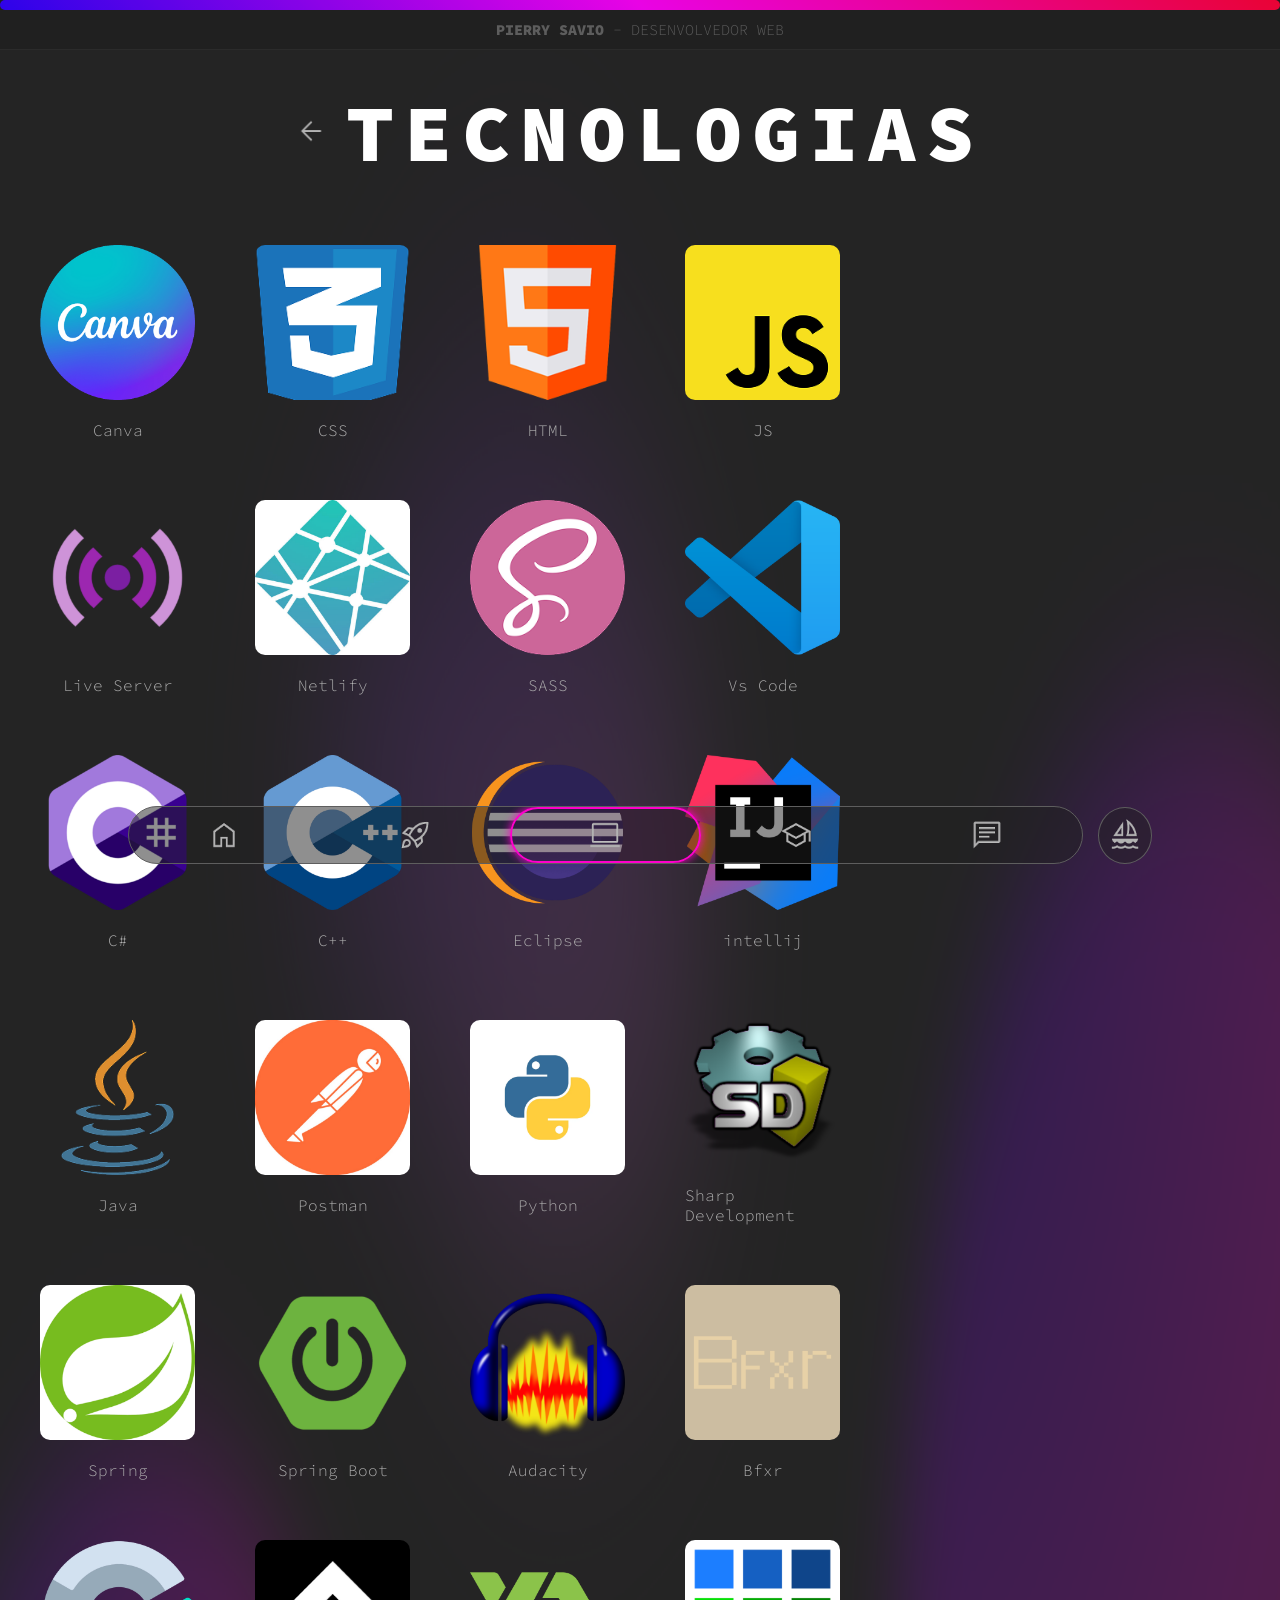
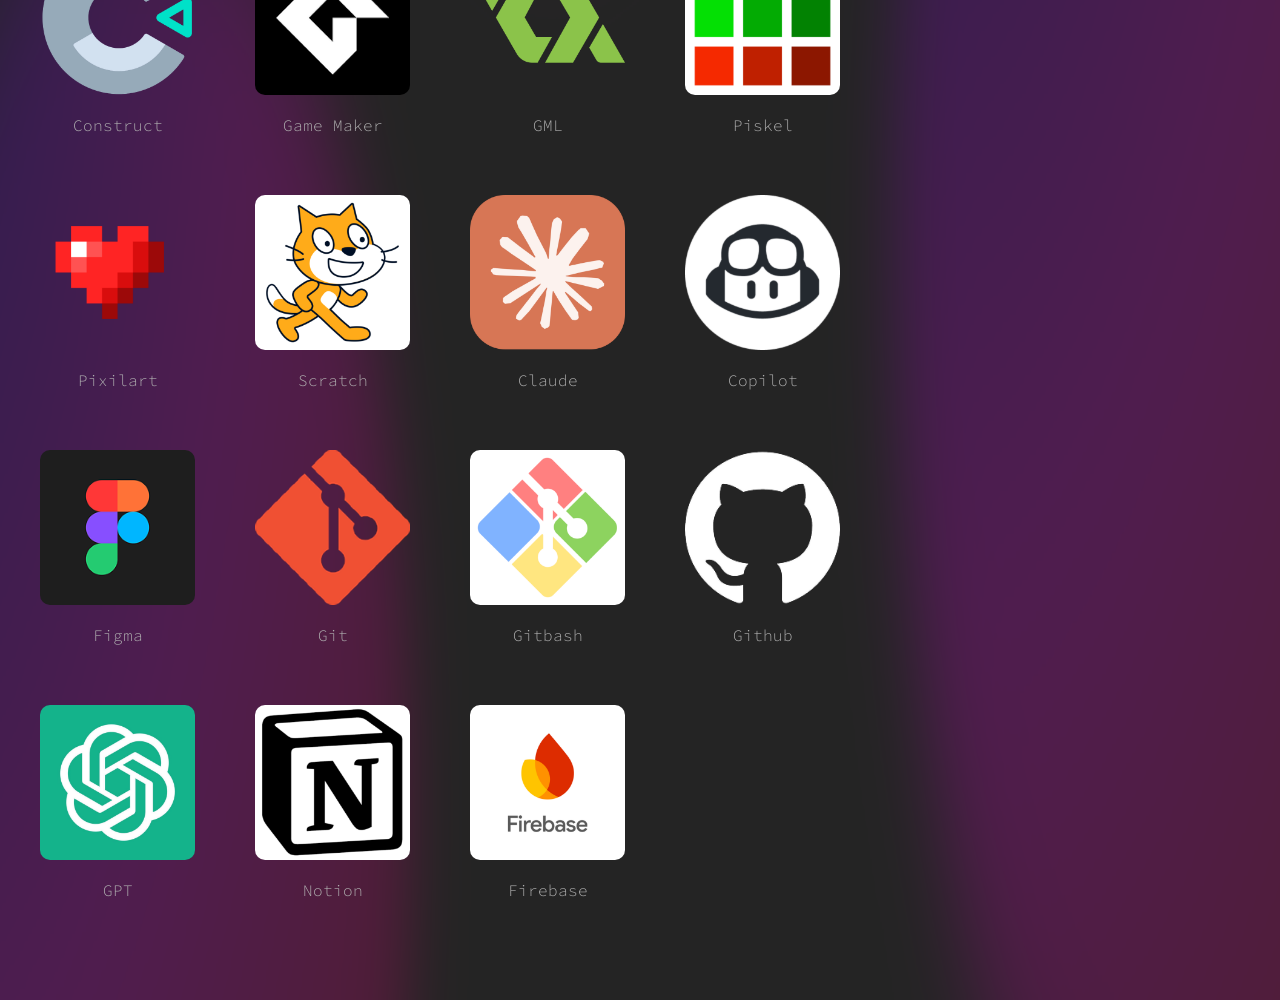
<file: pages/all-skills.html>
<!DOCTYPE html>
<html lang="pt-br">
<head>
    <meta charset="UTF-8">
    <meta name="viewport" content="width=device-width, initial-scale=1.0">
    <title>Pierry Savio - Techs</title>
    
    <!--CSS LINK-->
    <link rel="stylesheet" href="../styles/index.css">

    <!--NAVICON-->
    <link rel="icon" type="image/png" href="../img/icons/favicon.png">

    <!--FONTS-->
    <link rel="preconnect" href="https://fonts.googleapis.com">
    <link rel="preconnect" href="https://fonts.gstatic.com" crossorigin>
    <link href="https://fonts.googleapis.com/css2?family=Source+Code+Pro:ital,wght@0,200..900;1,200..900&display=swap" rel="stylesheet">

    <style>
        @view-transition {
            navigation: auto;
        }

        ::view-transition-group(page-content){
            animation-duration: 0.5s;
            animation-timing-function: ease;
        }

        main{
            view-transition-name: page-content;
        }
        header{
            view-transition-name: header;
        }
        h2.title{
            view-transition-name: title;
        }
        footer{
            view-transition-name: footer;
        }
        footer{
            view-transition-name: footer;
        }
        button.open-nav-button{
            view-transition-name: nav-button;
        }
        
    </style>
</head>

<body>

    <header>
        <div class="scroll-progress-line"></div>
        <p><span class="text-highlight">PIERRY SAVIO</span> - DESENVOLVEDOR WEB</p>
    </header>
    
    <main>
        <section class="all-techs">
            <div class="title-container">
                <a href="./skills.html" class="return-button">
                    <img src="../img/icons/arrow_left.png" alt="Return arrow">    
                </a>
                <h2 class="title">
                    TECNOLOGIAS
                </h2>
            </div>

            <div class="techs-container">
                <div class="tech">
                    <img src="../img/skills/frontend/canva.png"      id="canva_icon"       style="view-transition-name: canva">
                    <p>Canva</p>
                </div>
                <div class="tech">
                    <img src="../img/skills/frontend/css.png"      id="css_icon"       style="view-transition-name: css">
                    <p>CSS</p>
                </div>
                <div class="tech">
                    <img src="../img/skills/frontend/html.png"      id="html_icon"       style="view-transition-name: html">
                    <p>HTML</p>
                </div>
                <div class="tech">
                    <img src="../img/skills/frontend/js.png"      id="js_icon"       style="view-transition-name: js">
                    <p>JS</p>
                </div>
                <div class="tech">
                    <img src="../img/skills/frontend/liveserver.png"      id="liveserver_icon"       style="view-transition-name: liveserver">
                    <p>Live Server</p>
                </div>
                <div class="tech">
                    <img src="../img/skills/frontend/netlify.png"      id="netlify_icon"       style="view-transition-name: netlify">
                    <p>Netlify</p>
                </div>
                <div class="tech">
                    <img src="../img/skills/frontend/sass.png"      id="sass_icon"       style="view-transition-name: sass">
                    <p>SASS</p>
                </div>
                <div class="tech">
                    <img src="../img/skills/frontend/vscode.png"      id="vscode_icon"       style="view-transition-name: vscode">
                    <p>Vs Code</p>
                </div>

                <div class="tech">
                    <img src="../img/skills/backend/csharp.png"      id="csharp_icon"       style="view-transition-name: csharp">
                    <p>C#</p>
                </div>
                <div class="tech">
                    <img src="../img/skills/backend/cpp.png"      id="cpp_icon"       style="view-transition-name: cpp">
                    <p>C++</p>
                </div>
                <div class="tech">
                    <img src="../img/skills/backend/eclipse.png"      id="eclipse_icon"       style="view-transition-name: eclipse">
                    <p>Eclipse</p>
                </div>
                <div class="tech">
                    <img src="../img/skills/backend/intellij.png"      id="intellij_icon"       style="view-transition-name: intellij">
                    <p>intellij</p>
                </div>
                <div class="tech">
                    <img src="../img/skills/backend/java.png"      id="java_icon"       style="view-transition-name: java">
                    <p>Java</p>
                </div>
                <div class="tech">
                    <img src="../img/skills/backend/postman.png"      id="postman_icon"       style="view-transition-name: postman">
                    <p>Postman</p>
                </div>
                <div class="tech">
                    <img src="../img/skills/backend/python.png"      id="python_icon"       style="view-transition-name: python">
                    <p>Python</p>
                </div>
                <div class="tech">
                    <img src="../img/skills/backend/sd.png"      id="sd_icon"       style="view-transition-name: sd">
                    <p>Sharp Development</p>
                </div>
                <div class="tech">
                    <img src="../img/skills/backend/spring.png"      id="spring_icon"       style="view-transition-name: spring">
                    <p>Spring</p>
                </div>
                <div class="tech">
                    <img src="../img/skills/backend/springboot.png"      id="springboot_icon"       style="view-transition-name: springboot">
                    <p>Spring Boot</p>
                </div>


                <div class="tech">
                    <img src="../img/skills/game-dev/audacity.png"      id="audacity_icon"       style="view-transition-name: audacity">
                    <p>Audacity</p>
                </div>
                <div class="tech">
                    <img src="../img/skills/game-dev/bfxr.png"      id="bfxr_icon"       style="view-transition-name: bfxr">
                    <p>Bfxr</p>
                </div>
                <div class="tech">
                    <img src="../img/skills/game-dev/construct.png"      id="construct_icon"       style="view-transition-name: construct">
                    <p>Construct</p>
                </div>
                <div class="tech">
                    <img src="../img/skills/game-dev/game maker.png"      id="game_maker_icon"       style="view-transition-name: game_maker">
                    <p>Game Maker</p>
                </div>
                <div class="tech">
                    <img src="../img/skills/game-dev/gml.png"      id="gml_icon"       style="view-transition-name: gml">
                    <p>GML</p>
                </div>
                <div class="tech">
                    <img src="../img/skills/game-dev/piskel.png"      id="piskel_icon"       style="view-transition-name: piskel">
                    <p>Piskel</p>
                </div>
                <div class="tech">
                    <img src="../img/skills/game-dev/pixilart.png"      id="pixilart_icon"       style="view-transition-name: pixilart">
                    <p>Pixilart</p>
                </div>
                <div class="tech">
                    <img src="../img/skills/game-dev/scratch.png"      id="scratch_icon"       style="view-transition-name: scratch">
                    <p>Scratch</p>
                </div>



                <div class="tech">
                    <img src="../img/skills/ferramentas/claude.png"      id="claude_icon"       style="view-transition-name: claude">
                    <p>Claude</p>
                </div>
                <div class="tech">
                    <img src="../img/skills/ferramentas/copilot.png"      id="copilot_icon"       style="view-transition-name: copilot">
                    <p>Copilot</p>
                </div>
                <div class="tech">
                    <img src="../img/skills/ferramentas/figma.png"      id="figma_icon"       style="view-transition-name: figma">
                    <p>Figma</p>
                </div>
                <div class="tech">
                    <img src="../img/skills/ferramentas/git.png"      id="git_icon"       style="view-transition-name: git">
                    <p>Git</p>
                </div>
                <div class="tech">
                    <img src="../img/skills/ferramentas/gitbash.png"      id="gitbash_icon"       style="view-transition-name: gitbash">
                    <p>Gitbash</p>
                </div>
                <div class="tech">
                    <img src="../img/skills/ferramentas/github.png"      id="github_icon"       style="view-transition-name: github">
                    <p>Github</p>
                </div>
                <div class="tech">
                    <img src="../img/skills/ferramentas/gpt.png"      id="gpt_icon"       style="view-transition-name: gpt">
                    <p>GPT</p>
                </div>
                <div class="tech">
                    <img src="../img/skills/ferramentas/notion.png"      id="notion_icon"       style="view-transition-name: notion">
                    <p>Notion</p>
                </div>
                <div class="tech">
                    <img src="../img/skills/ferramentas/firebase.png"      id="firebase_icon"       style="view-transition-name: firebase">
                    <p>Firebase</p>
                </div>
            </div>
        </section>
    </main>

    <!--NAV MOBILE-->
    <button class="open-nav-button closed" id="open_nav_mobile_button">
        <img src="../img/icons/sailling.png" alt="Abrir navegação">
    </button>


    <footer class="footer-mobile opened" id="mobile_footer">
        <button class="close-nav-button" id="close_nav_mobile_button">
            <img src="../img/icons/x.png" alt="Fechar navegação">
        </button>

        <nav class="nav-mobile">

            <a href="../index.html">
                <img src="../img/icons/home.png" alt="Início">
            </a>

            <a href="./projects.html">
                <img src="../img/icons/projects.png" alt="Projetos">
            </a>

            <a href="./skills.html" class="current-page">
                <img src="../img/icons/skills.png" alt="Habilidades">
            </a>

            <a href="./education.html">
                <img src="../img/icons/school.png" alt="Educação">
            </a>

            <a href="./contact.html">
                <img src="../img/icons/contact.png" alt="Contato">
            </a>
        </nav>
    </footer>

    <!--NAV PC-->
    <footer class="footer-pc" id="pc_footer">

        <nav class="nav-pc" id="nav_pc">

            <a href="../index.html">
                <img src="../img/icons/home.png" alt="Início">
            </a>

            <a href="./projects.html">
                <img src="../img/icons/projects.png" alt="Projetos">
            </a>

            <a href="./skills.html" class="current-page">
                <img src="../img/icons/skills.png" alt="Habilidades">
            </a>

            <a href="./education.html">
                <img src="../img/icons/school.png" alt="Educação">
            </a>

            <a href="./contact.html">
                <img src="../img/icons/contact.png" alt="Contato">
            </a>
        </nav>

        <button class="close-nav-button" id="close_nav_pc_button">
            <img src="../img/icons/sailling.png" alt="Navegação">
        </button>
    </footer>
    <script src="../script.js"></script>
</body>
</html>
</file>
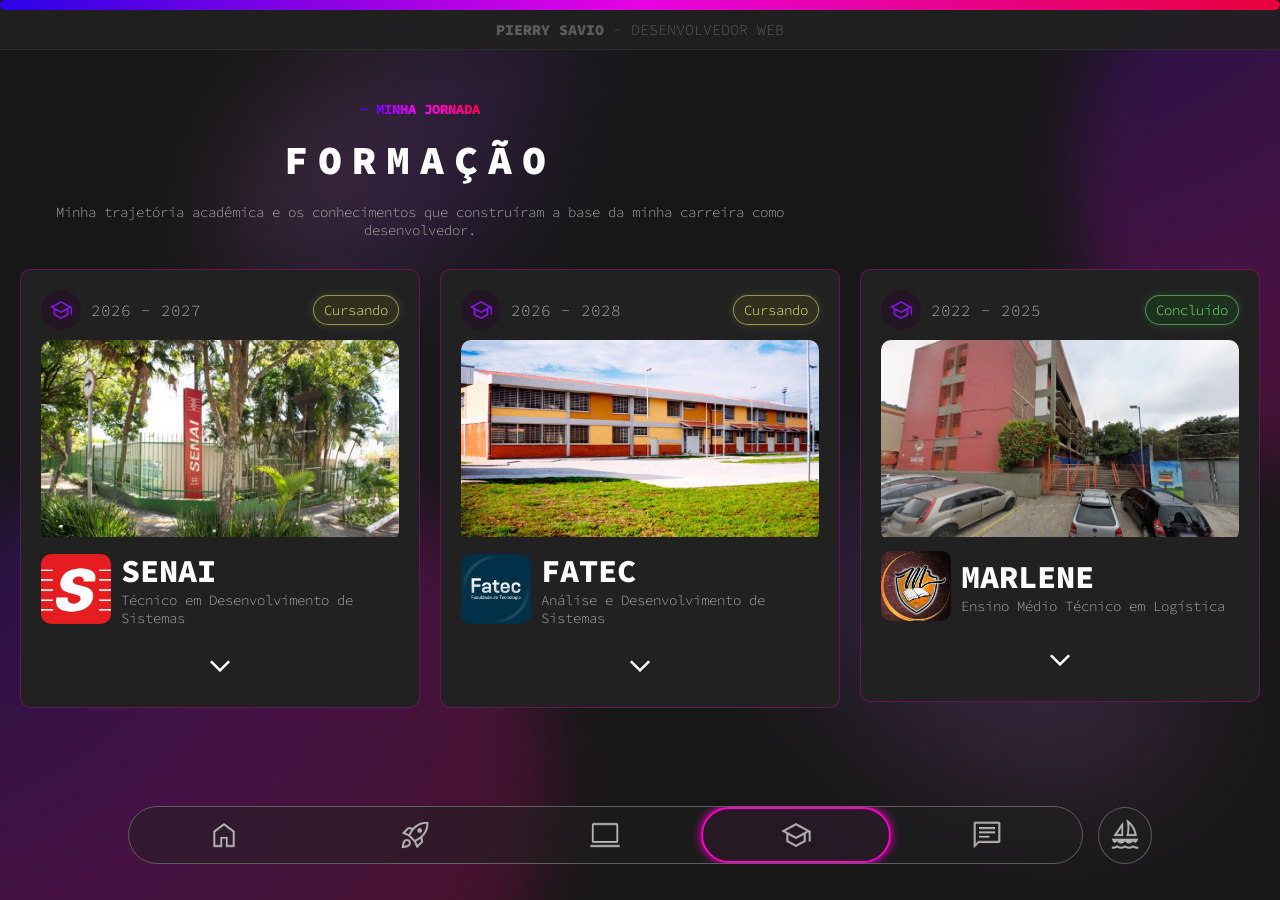
<file: pages/education.html>
<!DOCTYPE html>
<html lang="pt-br">

<head>
    <meta charset="UTF-8">
    <meta name="viewport" content="width=device-width, initial-scale=1.0">
    <title>Pierry Savio - Formação</title>

    <!--CSS LINK-->
    <link rel="stylesheet" href="../styles/index.css">

    <!--NAVICON-->
    <link rel="icon" type="image/png" href="../img/icons/favicon.png">

    <!--FONTS-->
    <link rel="preconnect" href="https://fonts.googleapis.com">
    <link rel="preconnect" href="https://fonts.gstatic.com" crossorigin>
    <link href="https://fonts.googleapis.com/css2?family=Source+Code+Pro:ital,wght@0,200..900;1,200..900&display=swap"
        rel="stylesheet">

    <style>
        @view-transition {
            navigation: auto;
        }

        ::view-transition-group(page-content) {
            animation-duration: 0.5s;
            animation-timing-function: ease;
        }

        ::view-transition-old(page-content) {
            animation-name: slide-up-out;
        }

        ::view-transition-new(page-content) {
            animation-name: slide-up-in;
        }

        main {
            view-transition-name: page-content;
        }

        header {
            view-transition-name: header;
        }

        footer {
            view-transition-name: footer;
        }

        footer {
            view-transition-name: footer;
        }

        button.open-nav-button {
            view-transition-name: nav-button;
        }

        @keyframes slide-up-out {
            from {
                transform: translateY(0);
            }

            to {
                transform: translateY(-100vh);
            }
        }

        @keyframes slide-up-in {
            from {
                transform: translateY(100vh);
            }

            to {
                transform: translateY(0vh);
            }
        }
    </style>
</head>

<body>

    <header>
        <div class="scroll-progress-line"></div>
        <p><span class="text-highlight">PIERRY SAVIO</span> - DESENVOLVEDOR WEB</p>
    </header>

    <main>
        <section class="education" id="education">
            <div class="section-title">
                <p class="mini-title">- MINHA JORNADA</p>
                <h2>FORMAÇÃO</h2>
                <p class="subtitle">Minha trajetória acadêmica e os conhecimentos que construíram a base da minha carreira como desenvolvedor.</p>
            </div>

            <div class="courses-container">

                <!--SENAI-->
                <div class="course closed" id="course_senai">
                    <div class="course-header">
                        <div class="dates-container">
                            <img src="../img/education/school-icon.png" alt="Study icon" class="study icon">
                            <p>2026 - 2027</p>
                        </div>
                        <p class="status coursing">Cursando</p>
                    </div>

                    <div class="course-image-wrapper">
                        <img src="../img/education/senai-preview.png" alt="Course image" class="course-image">
                    </div>

                    <div class="course-title-container">
                        <img src="../img/education/senai.png" alt="course-icon" class="course-icon">
                        <div class="course-title-texts">
                            <h3>SENAI</h3>
                            <p>Técnico em Desenvolvimento de Sistemas</p>
                        </div>
                    </div>

                    <div class="course-information">
                        <div class="line"></div>
                        <p>Curso Técnico em Desenvolvimento de Sistemas, realizado no SENAI Vila Mariana, com formação voltada à programação e lógica de sistemas.</p>
                    </div>
                    <img src="../img/icons/arrow_down.png" alt="Arrow" class="arrow">
                </div>

                <!--FATEC-->
                <div class="course closed" id="course_fatec">
                    <div class="course-header">
                        <div class="dates-container">
                            <img src="../img/education/school-icon.png" alt="Study icon" class="study icon">
                            <p>2026 - 2028</p>
                        </div>
                        <p class="status coursing">Cursando</p>
                    </div>

                    <div class="course-image-wrapper">
                        <img src="../img/education/fatec-preview.jpg" alt="Course image" class="course-image">
                    </div>

                    <div class="course-title-container">
                        <img src="../img/education/fatec.webp" alt="course-icon" class="course-icon">
                        <div class="course-title-texts">
                            <h3>FATEC</h3>
                            <p>Análise e Desenvolvimento de Sistemas</p>
                        </div>
                    </div>

                    <div class="course-information">
                        <div class="line"></div>
                        <p>Cursando Análise e Desenvolvimento de Sistemas na FATEC Zona Sul, com foco em desenvolvimento de software e boas práticas de engenharia.</p>
                    </div>
                    <img src="../img/icons/arrow_down.png" alt="Arrow" class="arrow">
                </div>

                <!--MARLENE-->
                <div class="course closed" id="course_marlene">
                    <div class="course-header">
                        <div class="dates-container">
                            <img src="../img/education/school-icon.png" alt="Study icon" class="study icon">
                            <p>2022 - 2025</p>
                        </div>
                        <p class="status done">Concluído</p>
                    </div>

                    <div class="course-image-wrapper">
                        <img src="../img/education/marlene-preview.png" alt="Course image" class="course-image">
                    </div>

                    <div class="course-title-container">
                        <img src="../img/education/marlene.jpg" alt="course-icon" class="course-icon">
                        <div class="course-title-texts">
                            <h3>MARLENE</h3>
                            <p>Ensino Médio Técnico em Logística</p>
                        </div>
                    </div>

                    <div class="course-information">
                        <div class="line"></div>
                        <p>Ensino Médio concluído com habilitação técnica em Logística, com base em processos e gestão de cadeia de suprimentos.</p>
                    </div>
                    <img src="../img/icons/arrow_down.png" alt="Arrow" class="arrow">
                </div>
            </div>
        </section>
    </main>


    <!--NAV MOBILE-->
    <button class="open-nav-button closed" id="open_nav_mobile_button">
        <img src="../img/icons/sailling.png" alt="Abrir navegação">
    </button>


    <footer class="footer-mobile opened" id="mobile_footer">
        <button class="close-nav-button" id="close_nav_mobile_button">
            <img src="../img/icons/x.png" alt="Fechar navegação">
        </button>

        <nav class="nav-mobile">

            <a href="../index.html">
                <img src="../img/icons/home.png" alt="Início">
            </a>

            <a href="./projects.html">
                <img src="../img/icons/projects.png" alt="Projetos">
            </a>

            <a href="./skills.html">
                <img src="../img/icons/skills.png" alt="Habilidades">
            </a>

            <a href="./education.html" class="current-page">
                <img src="../img/icons/school.png" alt="Educação">
            </a>

            <a href="./contact.html">
                <img src="../img/icons/contact.png" alt="Contato">
            </a>
        </nav>
    </footer>

    <!--NAV PC-->
    <footer class="footer-pc" id="pc_footer">

        <nav class="nav-pc" id="nav_pc">

            <a href="../index.html">
                <img src="../img/icons/home.png" alt="Início">
            </a>

            <a href="./projects.html">
                <img src="../img/icons/projects.png" alt="Projetos">
            </a>

            <a href="./skills.html">
                <img src="../img/icons/skills.png" alt="Habilidades">
            </a>

            <a href="./education.html" class="current-page">
                <img src="../img/icons/school.png" alt="Educação">
            </a>

            <a href="./contact.html">
                <img src="../img/icons/contact.png" alt="Contato">
            </a>
        </nav>

        <button class="close-nav-button" id="close_nav_pc_button">
            <img src="../img/icons/sailling.png" alt="Navegação">
        </button>
    </footer>
    <script src="../script.js"></script>
    <script src="../js/education.js"></script>
</body>

</html>
</file>
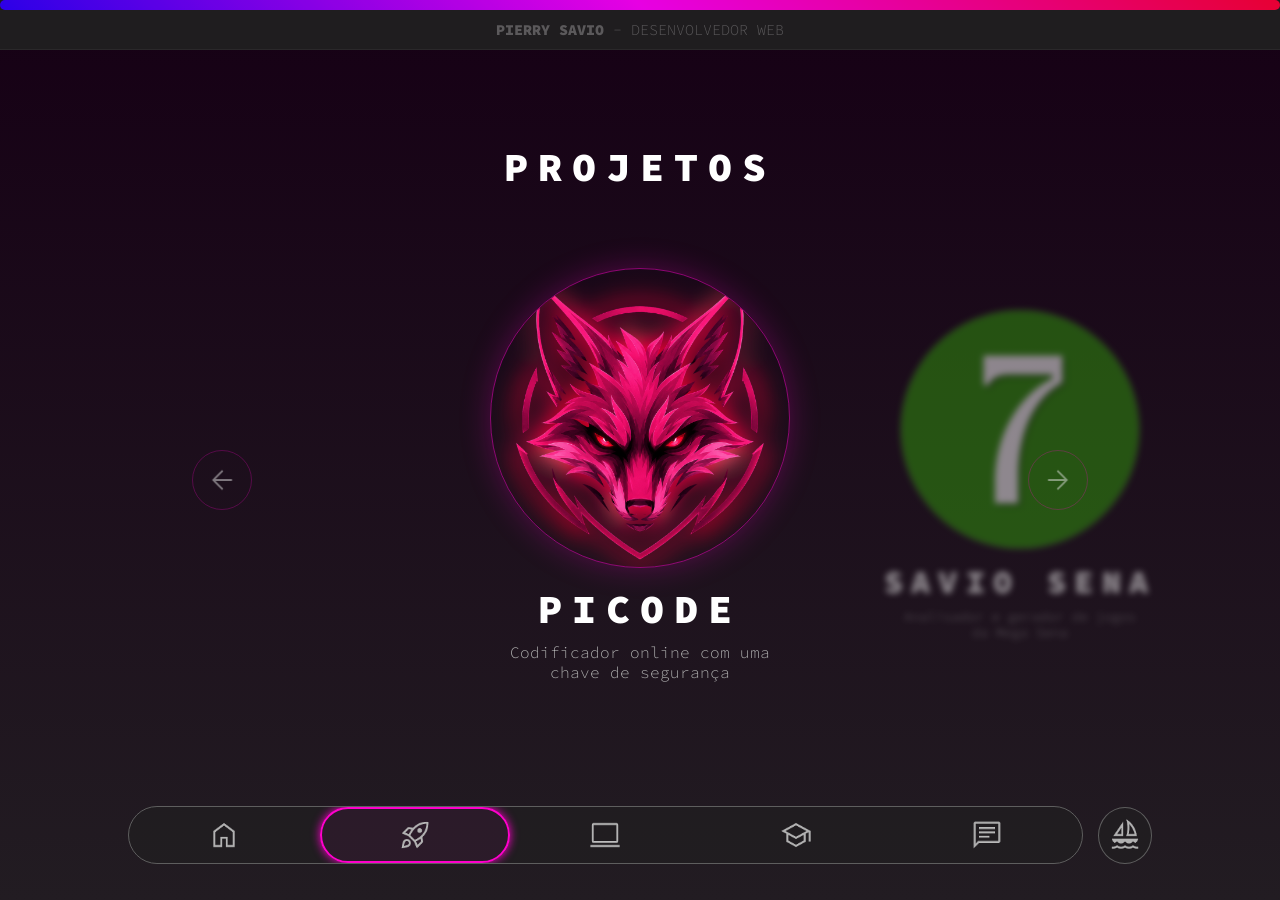
<file: pages/projects.html>
<!DOCTYPE html>
<html lang="pt-br">
<head>
    <meta charset="UTF-8">
    <meta name="viewport" content="width=device-width, initial-scale=1.0">
    <title>Pierry Savio - Projetos</title>
    
    <!--CSS LINK-->
    <link rel="stylesheet" href="../styles/index.css">

    <!--NAVICON-->
    <link rel="icon" type="image/png" href="../img/icons/favicon.png">

    <!--FONTS-->
    <link rel="preconnect" href="https://fonts.googleapis.com">
    <link rel="preconnect" href="https://fonts.gstatic.com" crossorigin>
    <link href="https://fonts.googleapis.com/css2?family=Source+Code+Pro:ital,wght@0,200..900;1,200..900&display=swap" rel="stylesheet">

    <style>
        @view-transition {
            navigation: auto;
        }
        ::view-transition-group(page-content){
            animation-duration: 0.5s;
            animation-timing-function: ease;
        }

        ::view-transition-old(page-content){
            animation-name: slide-up-out;
        }
        ::view-transition-new(page-content){
            animation-name: slide-up-in;
        }

        main{
            view-transition-name: page-content;
        }
        header{
            view-transition-name: header;
        }
        footer{
            view-transition-name: footer;
        }
        footer{
            view-transition-name: footer;
        }
        button.open-nav-button{
            view-transition-name: nav-button;
        }

        @keyframes slide-up-out {
            from{
                transform: translateY(0);
            }
            to{
                transform: translateY(-100vh);
            }
        }
        @keyframes slide-up-in {
            from{
                transform: translateY(100vh);
            }
            to{
                transform: translateY(0vh);
            }
        }
    </style>
</head>

<body>

    <header>
        <div class="scroll-progress-line"></div>
        <p><span class="text-highlight">PIERRY SAVIO</span> - DESENVOLVEDOR WEB</p>
    </header>
    
    <main>
        <section class="projects" id="projects">
            <h2>PROJETOS</h2>

            <div class="arrow arrow-left" id="arrow_left">
                <img src="../img/icons/arrow_left.png" alt="Arrow">
            </div>

            <div class="arrow arrow-right" id="arrow_right">
                <img src="../img/icons/arrow_right.png" alt="Arrow">
            </div>

            <div class="projects-container" id="projects_container">

                <!--PICODE-->
                <div class="project">
                    <a href="./projects/picode.html">
                        <img src="../img/projects/picode-fav.png" alt="Project image" style="view-transition-name: picode">
                    </a>
                    <div class="project-texts">
                        <h3>PICODE</h3>
                        <p>Codificador online com uma chave de segurança</p>
                    </div>
                </div> 

                <!--SAVIO SENA-->
                <div class="project closed-right">
                    <a href="./projects/savio-sena.html">
                        <img src="../img/projects/savio-sena-fav.png" alt="Project image" style="view-transition-name: savio-sena">
                    </a>
                    <div class="project-texts">
                        <h3>SAVIO SENA</h3>
                        <p>Analisador e gerador de jogos da Mega Sena</p>
                    </div>
                </div> 

                <!--LUCIANA PSICO-->
                <div class="project hide-right">
                    <a href="./projects/luciana-psico.html">
                        <img src="../img/projects/luciana-psico-fav.png" alt="Project image" style="view-transition-name: luciana-psico">
                    </a>
                    <div class="project-texts">
                        <h3>LU PSICO</h3>
                        <p>Portfólio de uma psicóloga</p>
                    </div>
                </div> 

                <!--CUSTOM TIC TAC TOE-->
                <div class="project hide-right">
                    <a href="./projects/custom-tictactoe.html">
                        <img src="../img/projects/custom-tictactoe-fav.png" alt="Project image" style="view-transition-name: custom-tictactoe">
                    </a>
                    <div class="project-texts">
                        <h3>CUSTOM TIC TAC TOE</h3>
                        <p>Um jogo da velha personalizável</p>
                    </div>
                </div>

                <!--QUOKKA-->
                <div class="project hide-right">
                    <a href="./projects/quokka.html">
                        <img src="../img/projects/quokka-fav.png" alt="Project image" style="view-transition-name: quokka">
                    </a>
                    <div class="project-texts">
                        <h3>QUOKKA</h3>
                        <p>Jogo de plataforma 2D</p>
                    </div>
                </div>
            </div> 
        </section>  
    </main>
    

    <!--NAV MOBILE-->
    <button class="open-nav-button closed" id="open_nav_mobile_button">
        <img src="../img/icons/sailling.png" alt="Abrir navegação">
    </button>


    <footer class="footer-mobile opened" id="mobile_footer">
        <button class="close-nav-button" id="close_nav_mobile_button">
            <img src="../img/icons/x.png" alt="Fechar navegação">
        </button>

        <nav class="nav-mobile">

            <a href="../index.html">
                <img src="../img/icons/home.png" alt="Início">
            </a>

            <a href="./projects.html" class="current-page">
                <img src="../img/icons/projects.png" alt="Projetos">
            </a>

            <a href="./skills.html">
                <img src="../img/icons/skills.png" alt="Habilidades">
            </a>

            <a href="./education.html">
                <img src="../img/icons/school.png" alt="Educação">
            </a>

            <a href="./contact.html">
                <img src="../img/icons/contact.png" alt="Contato">
            </a>
        </nav>
    </footer>

    <!--NAV PC-->
    <footer class="footer-pc" id="pc_footer">

        <nav class="nav-pc" id="nav_pc">

            <a href="../index.html">
                <img src="../img/icons/home.png" alt="Início">
            </a>

            <a href="./projects.html" class="current-page">
                <img src="../img/icons/projects.png" alt="Projetos">
            </a>

            <a href="./skills.html">
                <img src="../img/icons/skills.png" alt="Habilidades">
            </a>

            <a href="./education.html">
                <img src="../img/icons/school.png" alt="Educação">
            </a>

            <a href="./contact.html">
                <img src="../img/icons/contact.png" alt="Contato">
            </a>
        </nav>

        <button class="close-nav-button" id="close_nav_pc_button">
            <img src="../img/icons/sailling.png" alt="Navegação">
        </button>
    </footer>

    <!--SCRIPT FOR HEADER AND NAV-->
    <script src="../script.js"></script>
    <!--SCRIPT FOR PROJECTS-->
    <script src="../js/projects.js"></script>
</body>
</html>
</file>
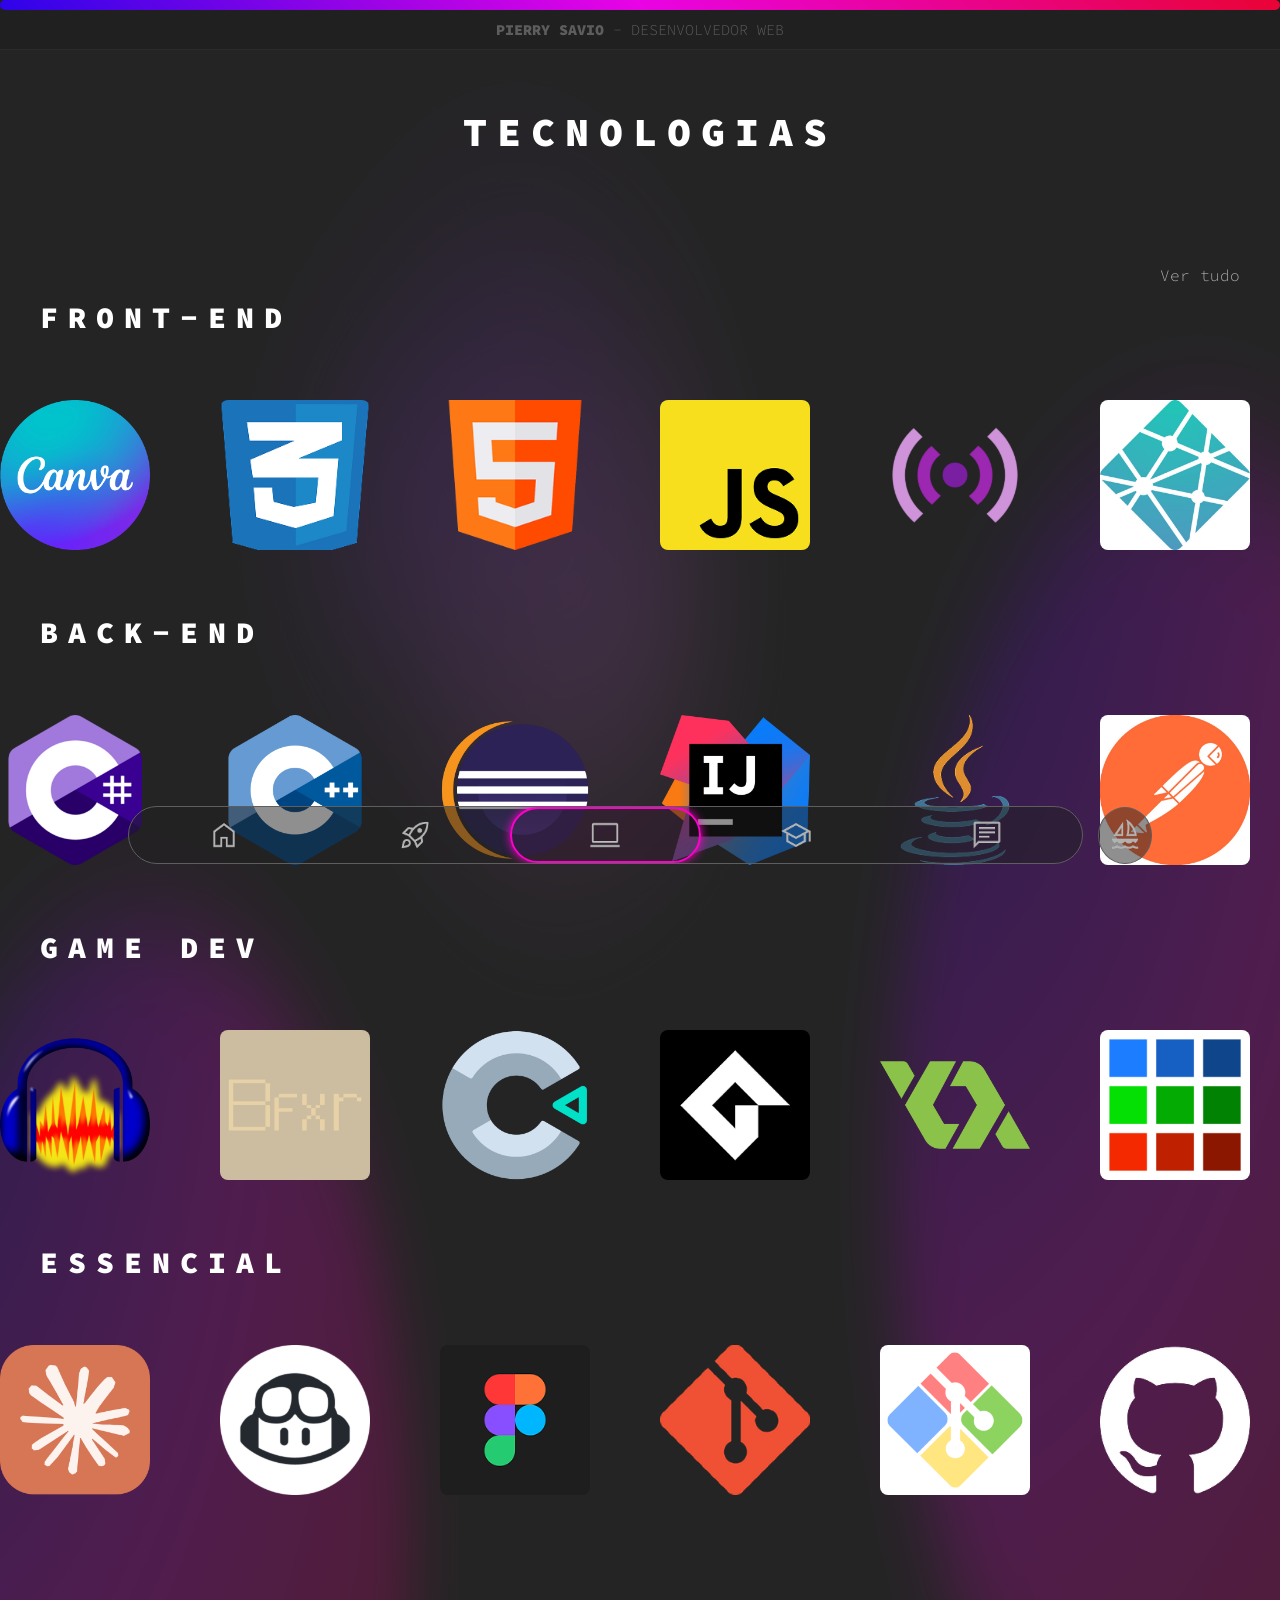
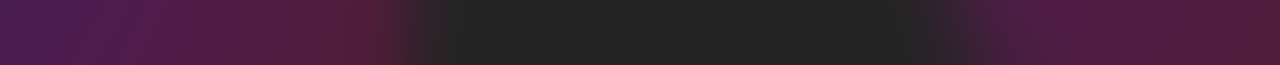
<file: pages/skills.html>
<!DOCTYPE html>
<html lang="pt-br">
<head>
    <meta charset="UTF-8">
    <meta name="viewport" content="width=device-width, initial-scale=1.0">
    <title>Pierry Savio - Techs</title>
    
    <!--CSS LINK-->
    <link rel="stylesheet" href="../styles/index.css">

    <!--NAVICON-->
    <link rel="icon" type="image/png" href="../img/icons/favicon.png">

    <!--FONTS-->
    <link rel="preconnect" href="https://fonts.googleapis.com">
    <link rel="preconnect" href="https://fonts.gstatic.com" crossorigin>
    <link href="https://fonts.googleapis.com/css2?family=Source+Code+Pro:ital,wght@0,200..900;1,200..900&display=swap" rel="stylesheet">

    <style>
        @view-transition {
            navigation: auto;
        }
        ::view-transition-group(page-content){
            animation-duration: 0.5s;
            animation-timing-function: ease;
        }

        /* ::view-transition-old(page-content){
            animation-name: slide-up-out;
        }
        ::view-transition-new(page-content){
            animation-name: slide-up-in;
        } */

        main{
            view-transition-name: page-content;
        }
        header{
            view-transition-name: header;
        }
        h2.title{
            view-transition-name: title;
        }
        footer{
            view-transition-name: footer;
        }
        footer{
            view-transition-name: footer;
        }
        button.open-nav-button{
            view-transition-name: nav-button;
        }

        @keyframes slide-up-out {
            from{
                transform: translateY(0);
            }
            to{
                transform: translateY(-100vh);
            }
        }
        @keyframes slide-up-in {
            from{
                transform: translateY(100vh);
            }
            to{
                transform: translateY(0vh);
            }
        }
    </style>
</head>

<body>

    <header>
        <div class="scroll-progress-line"></div>
        <p><span class="text-highlight">PIERRY SAVIO</span> - DESENVOLVEDOR WEB</p>
    </header>
    
    <main>
        <section class="techs">
            <h2 class="title">TECNOLOGIAS</h2>

            
            <a href="./all-skills.html">
                <p class="see-all">Ver tudo</p>
            </a>
            <div class="carrossel-container">
                

                <h3>FRONT-END</h3>
                <div class="carrossel-track">
                    <img src="../img/skills/frontend/canva.png"      id="canva_icon"       style="view-transition-name: canva">
                    <img src="../img/skills/frontend/css.png"        id="css_icon"         style="view-transition-name: css">
                    <img src="../img/skills/frontend/html.png"       id="html_icon"        style="view-transition-name: html">
                    <img src="../img/skills/frontend/js.png"         id="js_icon"          style="view-transition-name: js">
                    <img src="../img/skills/frontend/liveserver.png" id="liveserver_icon"  style="view-transition-name: liveserver">
                    <img src="../img/skills/frontend/netlify.png"    id="netlify_icon"     style="view-transition-name: netlify">
                    <img src="../img/skills/frontend/sass.png"       id="sass_icon"        style="view-transition-name: sass">
                    <img src="../img/skills/frontend/vscode.png"     id="vscode_icon"      style="view-transition-name: vscode">

                    <img src="../img/skills/frontend/canva.png"      id="canva_icon2"      >
                    <img src="../img/skills/frontend/css.png"        id="css_icon2"        >
                    <img src="../img/skills/frontend/html.png"       id="html_icon2"       >
                    <img src="../img/skills/frontend/js.png"         id="js_icon2"         >
                    <img src="../img/skills/frontend/liveserver.png" id="liveserver_icon2" >
                    <img src="../img/skills/frontend/netlify.png"    id="netlify_icon2"    >
                    <img src="../img/skills/frontend/sass.png"       id="sass_icon2"       >
                    <img src="../img/skills/frontend/vscode.png"     id="vscode_icon2"     >

                </div>

                <h3>BACK-END</h3>
                <div class="carrossel-track">
                    <img src="../img/skills/backend/csharp.png"      id="csharp_icon"     style="view-transition-name: csharp">
                    <img src="../img/skills/backend/cpp.png"         id="cpp_icon"        style="view-transition-name: cpp">
                    <img src="../img/skills/backend/eclipse.png"     id="eclipse_icon"    style="view-transition-name: eclipse">
                    <img src="../img/skills/backend/intellij.png"    id="intellij_icon"   style="view-transition-name: intellij">
                    <img src="../img/skills/backend/java.png"        id="java_icon"       style="view-transition-name: java">
                    <img src="../img/skills/backend/postman.png"     id="postman_icon"    style="view-transition-name: postman">
                    <img src="../img/skills/backend/python.png"      id="python_icon"     style="view-transition-name: python">
                    <img src="../img/skills/backend/sd.png"          id="sd_icon"         style="view-transition-name: sd">
                    <img src="../img/skills/backend/spring.png"      id="spring_icon"     style="view-transition-name: spring">
                    <img src="../img/skills/backend/springboot.png"  id="springboot_icon" style="view-transition-name: springboot">

                    <img src="../img/skills/backend/csharp.png"      id="csharp_icon2"     >
                    <img src="../img/skills/backend/cpp.png"         id="cpp_icon2"        >
                    <img src="../img/skills/backend/eclipse.png"     id="eclipse_icon2"    >
                    <img src="../img/skills/backend/intellij.png"    id="intellij_icon2"   >
                    <img src="../img/skills/backend/java.png"        id="java_icon2"       >
                    <img src="../img/skills/backend/postman.png"     id="postman_icon2"    >
                    <img src="../img/skills/backend/python.png"      id="python_icon2"     >
                    <img src="../img/skills/backend/sd.png"          id="sd_icon2"         >
                    <img src="../img/skills/backend/spring.png"      id="spring_icon2"     >
                    <img src="../img/skills/backend/springboot.png"  id="springboot_icon2" >
                </div>

                <h3>GAME DEV</h3>
                <div class="carrossel-track">
                    <img src="../img/skills/game-dev/audacity.png"   id="audacity_icon"    style="view-transition-name: audacity">
                    <img src="../img/skills/game-dev/bfxr.png"       id="bfxr_icon"        style="view-transition-name: bfxr">
                    <img src="../img/skills/game-dev/construct.png"  id="construct_icon"   style="view-transition-name: construct">
                    <img src="../img/skills/game-dev/game maker.png" id="game_maker_icon"  style="view-transition-name: game-maker">
                    <img src="../img/skills/game-dev/gml.png"        id="gml_icon"         style="view-transition-name: gml">
                    <img src="../img/skills/game-dev/piskel.png"     id="piskel_icon"      style="view-transition-name: piskel">
                    <img src="../img/skills/game-dev/pixilart.png"   id="pixilart_icon"    style="view-transition-name: pixilart">
                    <img src="../img/skills/game-dev/scratch.png"    id="scratch_icon"     style="view-transition-name: scratch">

                    <img src="../img/skills/game-dev/audacity.png"   id="audacity_icon2"    >
                    <img src="../img/skills/game-dev/bfxr.png"       id="bfxr_icon2"        >
                    <img src="../img/skills/game-dev/construct.png"  id="construct_icon2"   >
                    <img src="../img/skills/game-dev/game maker.png" id="game_maker_icon2"  >
                    <img src="../img/skills/game-dev/gml.png"        id="gml_icon2"         >
                    <img src="../img/skills/game-dev/piskel.png"     id="piskel_icon2"      >
                    <img src="../img/skills/game-dev/pixilart.png"   id="pixilart_icon2"    >
                    <img src="../img/skills/game-dev/scratch.png"    id="scratch_icon2"     >

                </div>

                <h3>ESSENCIAL</h3>
                <div class="carrossel-track">
                    <img src="../img/skills/ferramentas/claude.png"  id="claude_icon"      style="view-transition-name: claude">
                    <img src="../img/skills/ferramentas/copilot.png" id="copilot_icon"     style="view-transition-name: copilot">
                    <img src="../img/skills/ferramentas/figma.png"   id="figma_icon"       style="view-transition-name: figma">
                    <img src="../img/skills/ferramentas/git.png"     id="git_icon"         style="view-transition-name: git">
                    <img src="../img/skills/ferramentas/gitbash.png" id="gitbash_icon"     style="view-transition-name: gitbash">
                    <img src="../img/skills/ferramentas/github.png"  id="github_icon"      style="view-transition-name: github">
                    <img src="../img/skills/ferramentas/gpt.png"     id="gpt_icon"         style="view-transition-name: gpt">
                    <img src="../img/skills/ferramentas/notion.png"  id="notion_icon"      style="view-transition-name: notion">
                    <img src="../img/skills/ferramentas/firebase.png" id="firebase_icon"  style="view-transition-name: firebase">

                    <img src="../img/skills/ferramentas/claude.png"  id="claude_icon2"      >
                    <img src="../img/skills/ferramentas/copilot.png" id="copilot_icon2"     >
                    <img src="../img/skills/ferramentas/figma.png"   id="figma_icon2"       >
                    <img src="../img/skills/ferramentas/git.png"     id="git_icon2"         >
                    <img src="../img/skills/ferramentas/gitbash.png" id="gitbash_icon2"     >
                    <img src="../img/skills/ferramentas/github.png"  id="github_icon2"      >
                    <img src="../img/skills/ferramentas/gpt.png"     id="gpt_icon2"         >
                    <img src="../img/skills/ferramentas/notion.png"  id="notion_icon2"      >
                    <img src="../img/skills/ferramentas/firebase.png" id="firebase_icon2"   >
                </div>
            </div>
        </section>
    </main>

    <div class="popup-background closed" id="popup_background">
        <div class="popup-container">
            <button class="close-button" id="close_button">X</button>
            <img src="../img/skills/css.png" alt="Tech image" id="popup_image"> 
            <h2 id="popup_title">CSS</h2>
            <p id="popup_paragraph">Ferramenta de estilização para páginas web</p>  
        </div>    
    </div>

    <!--NAV MOBILE-->
    <button class="open-nav-button closed" id="open_nav_mobile_button">
        <img src="../img/icons/sailling.png" alt="Abrir navegação">
    </button>


    <footer class="footer-mobile opened" id="mobile_footer">
        <button class="close-nav-button" id="close_nav_mobile_button">
            <img src="../img/icons/x.png" alt="Fechar navegação">
        </button>

        <nav class="nav-mobile">

            <a href="../index.html">
                <img src="../img/icons/home.png" alt="Início">
            </a>

            <a href="./projects.html">
                <img src="../img/icons/projects.png" alt="Projetos">
            </a>

            <a href="./skills.html" class="current-page">
                <img src="../img/icons/skills.png" alt="Habilidades">
            </a>

            <a href="./education.html">
                <img src="../img/icons/school.png" alt="Educação">
            </a>

            <a href="./contact.html">
                <img src="../img/icons/contact.png" alt="Contato">
            </a>
        </nav>
    </footer>

    <!--NAV PC-->
    <footer class="footer-pc" id="pc_footer">

        <nav class="nav-pc" id="nav_pc">

            <a href="../index.html">
                <img src="../img/icons/home.png" alt="Início">
            </a>

            <a href="./projects.html">
                <img src="../img/icons/projects.png" alt="Projetos">
            </a>

            <a href="./skills.html" class="current-page">
                <img src="../img/icons/skills.png" alt="Habilidades">
            </a>

            <a href="./education.html">
                <img src="../img/icons/school.png" alt="Educação">
            </a>

            <a href="./contact.html">
                <img src="../img/icons/contact.png" alt="Contato">
            </a>
        </nav>

        <button class="close-nav-button" id="close_nav_pc_button">
            <img src="../img/icons/sailling.png" alt="Navegação">
        </button>
    </footer>
    <script src="../js/skills.js"></script>
    <script src="../script.js"></script>
</body>
</html>
</file>
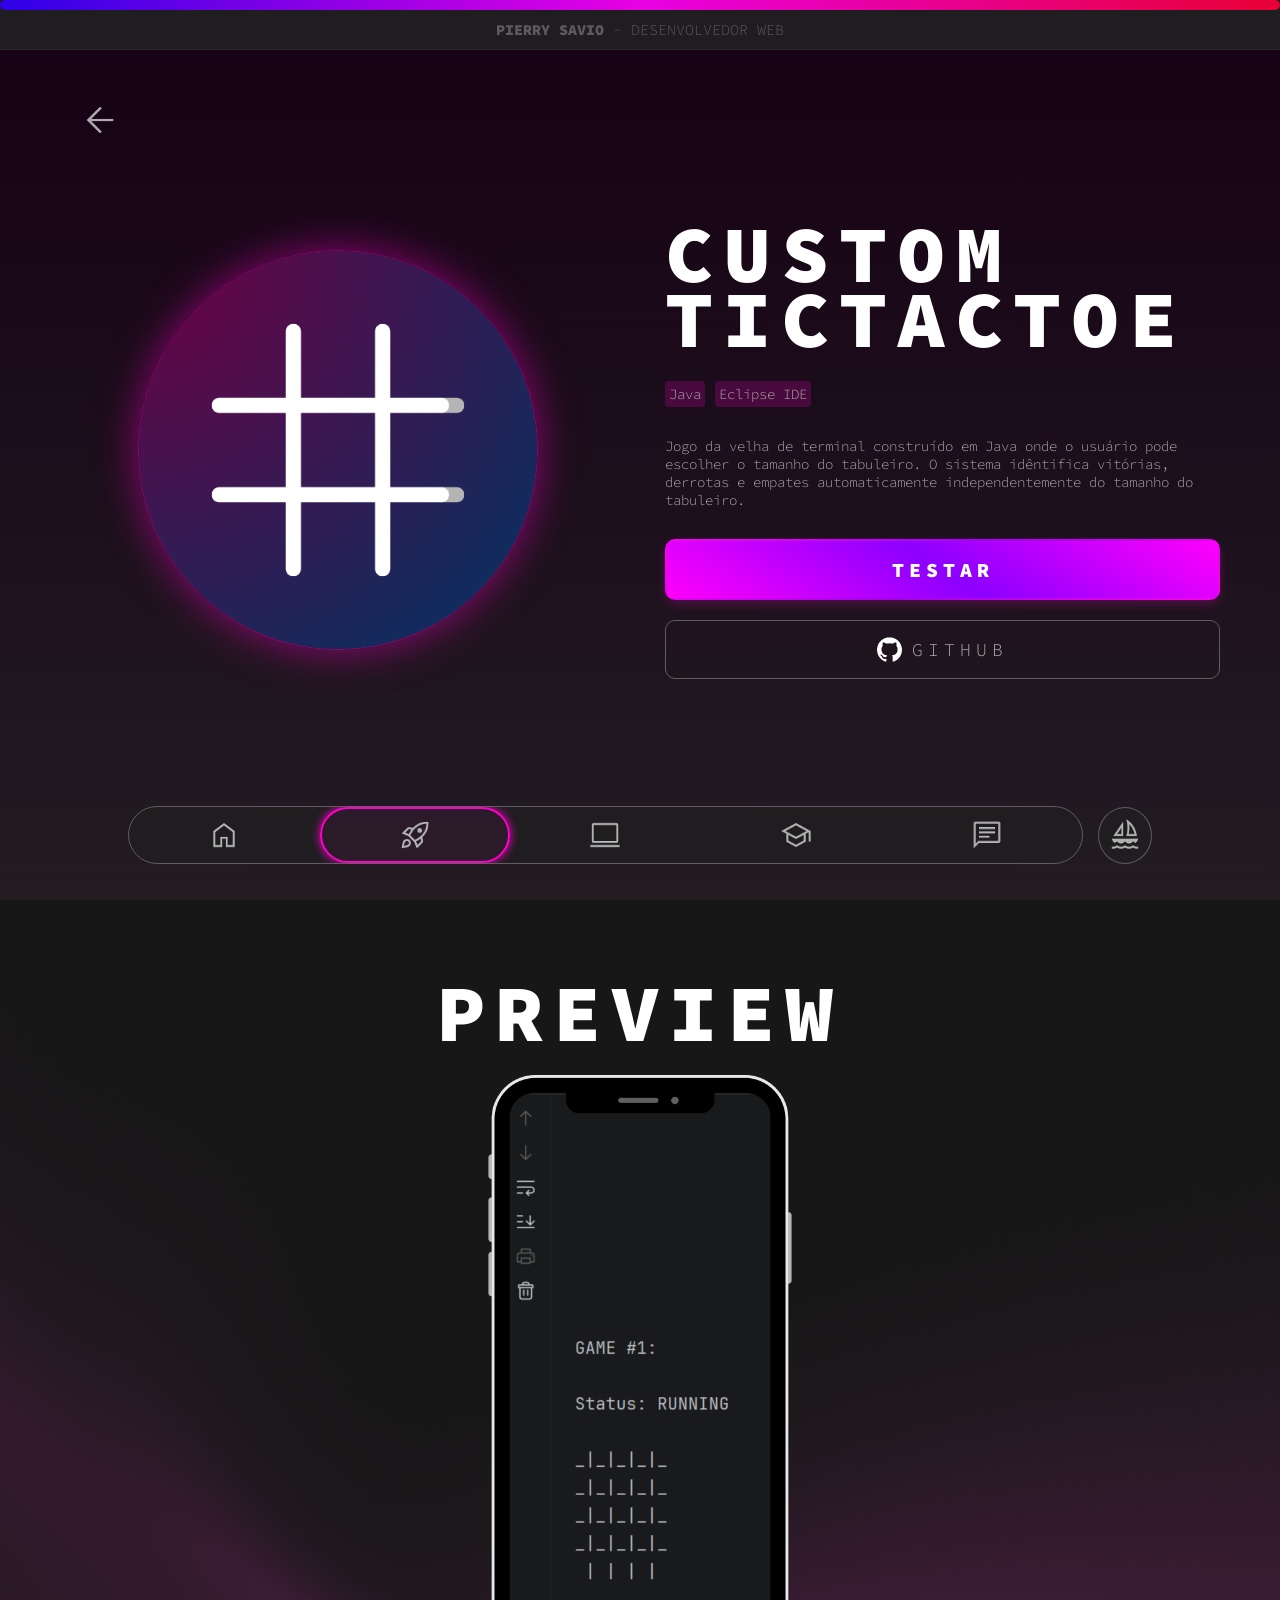
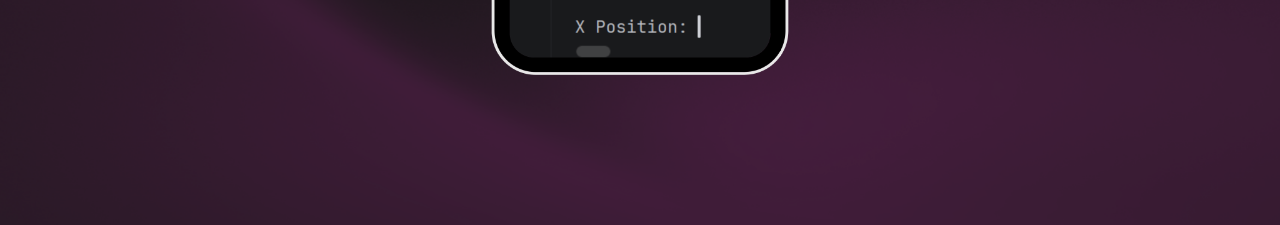
<file: pages/projects/custom-tictactoe.html>
<!DOCTYPE html>
<html lang="pt-br">
<head>
    <meta charset="UTF-8">
    <meta name="viewport" content="width=device-width, initial-scale=1.0">
    <title>Pierry Savio - Custom Tic Tac Toe</title>
    
    <!--CSS LINK-->
    <link rel="stylesheet" href="../../styles/index.css">

    <!--NAVICON-->
    <link rel="icon" type="image/png" href="../../img/icons/favicon.png">

    <!--FONTS-->
    <link rel="preconnect" href="https://fonts.googleapis.com">
    <link rel="preconnect" href="https://fonts.gstatic.com" crossorigin>
    <link href="https://fonts.googleapis.com/css2?family=Source+Code+Pro:ital,wght@0,200..900;1,200..900&display=swap" rel="stylesheet">

    <style>
        @view-transition {
            navigation: auto;
        }
        ::view-transition-group(page-content){
            animation-duration: 0.5s;
            animation-timing-function: ease;
        }

        ::view-transition-old(page-content){
            animation-name: slide-up-out;
        }
        ::view-transition-new(page-content){
            animation-name: slide-up-in;
        }

        main{
            view-transition-name: page-content;
        }
        header{
            view-transition-name: header;
        }
        footer{
            view-transition-name: footer;
        }
        footer{
            view-transition-name: footer;
        }
        button.open-nav-button{
            view-transition-name: nav-button;
        }

        @keyframes slide-up-out {
            from{
                transform: translateY(0);
            }
            to{
                transform: translateY(-100vh);
            }
        }
        @keyframes slide-up-in {
            from{
                transform: translateY(100vh);
            }
            to{
                transform: translateY(0vh);
            }
        }
    </style>
</head>

<body>

    <header>
        <div class="scroll-progress-line"></div>
        <p><span class="text-highlight">PIERRY SAVIO</span> - DESENVOLVEDOR WEB</p>
    </header>
    
    <main>
        <section class="custom-tictactoe">

            <img src="../../img/projects/custom-tictactoe-fav.png" alt="Logotipo" class="project-img" style="view-transition-name: custom-tictactoe">

            <div class="content">
                <div class="title-container">
                    <a href="../projects.html" class="return-arrow">
                        <img src="../../img/icons/arrow_left.png" alt="Return arrow">
                    </a>
                    <h2>CUSTOM TICTACTOE</h2>
                </div>

                <div class="skills-container">
                    <p>Java</p>
                    <p>Eclipse IDE</p>
                </div>

                <div class="texts-container">
                    <p class="text">Jogo da velha de terminal construído em Java onde o usuário pode escolher o tamanho do tabuleiro. O sistema idêntifica vitórias, derrotas e empates automaticamente independentemente do tamanho do tabuleiro.</p>
                </div>
                
                <div class="buttons-container">
                    <a href="https://github.com/pierry-savio/Custom-TicTacToe" target="_blank" class="test-button">
                        <button>TESTAR</button>
                    </a>

                    <a href="https://github.com/pierry-savio/Custom-TicTacToe" target="_blank" class="github-button">
                        <button><img src="../../img/icons/github.png" alt="Github icon"> GITHUB</button>
                    </a>
                </div>
            </div>
        </section>

        <section class="custom-tictactoe-previews">
            <h2>PREVIEW</h2>
            <div class="mockup-wrapper">
                <div alt="Preview" class="mockup" id="mockup"></div>
            </div>
        </section>
    </main>
    

    <!--NAV MOBILE-->
    <button class="open-nav-button closed" id="open_nav_mobile_button">
        <img src="../../img/icons/sailling.png" alt="Abrir navegação">
    </button>


    <footer class="footer-mobile opened" id="mobile_footer">
        <button class="close-nav-button" id="close_nav_mobile_button">
            <img src="../../img/icons/x.png" alt="Fechar navegação">
        </button>

        <nav class="nav-mobile">

            <a href="../../index.html">
                <img src="../../img/icons/home.png" alt="Início">
            </a>

            <a href="../../pages/projects.html" class="current-page">
                <img src="../../img/icons/projects.png" alt="Projetos">
            </a>

            <a href="../../pages/skills.html">
                <img src="../../img/icons/skills.png" alt="Habilidades">
            </a>

            <a href="../../pages/education.html">
                <img src="../../img/icons/school.png" alt="Educação">
            </a>

            <a href="../../pages/contact.html">
                <img src="../../img/icons/contact.png" alt="Contato">
            </a>
        </nav>
    </footer>

    <!--NAV PC-->
    <footer class="footer-pc" id="pc_footer">

        <nav class="nav-pc" id="nav_pc">

            <a href="../../index.html">
                <img src="../../img/icons/home.png" alt="Início">
            </a>

            <a href="../../pages/projects.html" class="current-page">
                <img src="../../img/icons/projects.png" alt="Projetos">
            </a>

            <a href="../../pages/skills.html">
                <img src="../../img/icons/skills.png" alt="Habilidades">
            </a>

            <a href="../../pages/education.html">
                <img src="../../img/icons/school.png" alt="Educação">
            </a>

            <a href="../../pages/contact.html">
                <img src="../../img/icons/contact.png" alt="Contato">
            </a>
        </nav>

        <button class="close-nav-button" id="close_nav_pc_button">
            <img src="../../img/icons/sailling.png" alt="Navegação">
        </button>
    </footer>

    <script src="../../script.js"></script>
    <script src="../../js/project.js"></script>

</body>
</html>
</file>
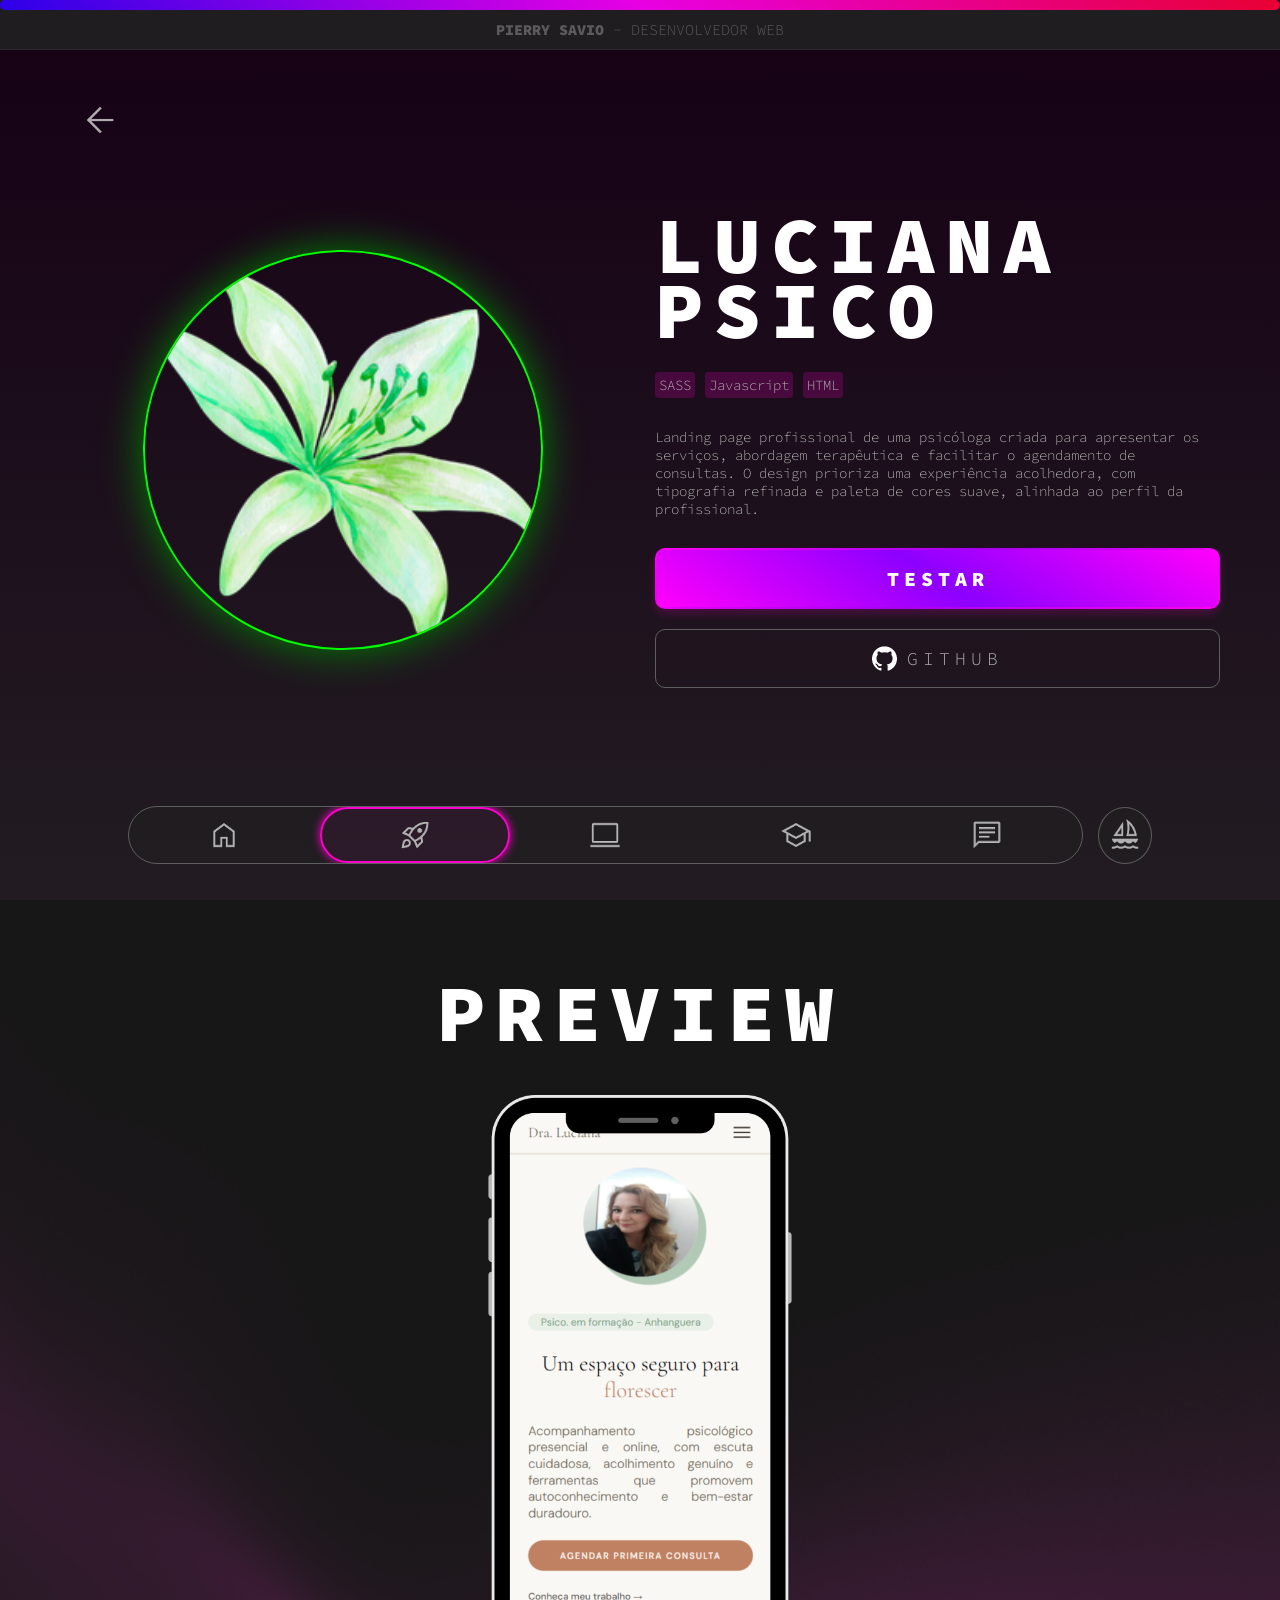
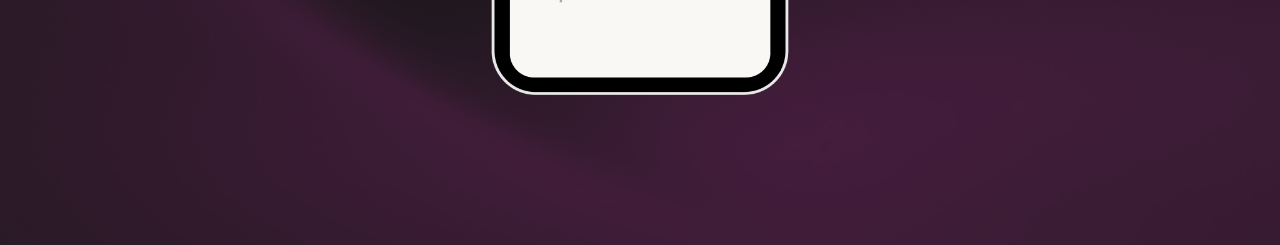
<file: pages/projects/luciana-psico.html>
<!DOCTYPE html>
<html lang="pt-br">
<head>
    <meta charset="UTF-8">
    <meta name="viewport" content="width=device-width, initial-scale=1.0">
    <title>Pierry Savio - Luciana Psico</title>
    
    <!--CSS LINK-->
    <link rel="stylesheet" href="../../styles/index.css">

    <!--NAVICON-->
    <link rel="icon" type="image/png" href="../../img/icons/favicon.png">

    <!--FONTS-->
    <link rel="preconnect" href="https://fonts.googleapis.com">
    <link rel="preconnect" href="https://fonts.gstatic.com" crossorigin>
    <link href="https://fonts.googleapis.com/css2?family=Source+Code+Pro:ital,wght@0,200..900;1,200..900&display=swap" rel="stylesheet">

    <style>
        @view-transition {
            navigation: auto;
        }
        ::view-transition-group(page-content){
            animation-duration: 0.5s;
            animation-timing-function: ease;
        }

        ::view-transition-old(page-content){
            animation-name: slide-up-out;
        }
        ::view-transition-new(page-content){
            animation-name: slide-up-in;
        }

        main{
            view-transition-name: page-content;
        }
        header{
            view-transition-name: header;
        }
        footer{
            view-transition-name: footer;
        }
        footer{
            view-transition-name: footer;
        }
        button.open-nav-button{
            view-transition-name: nav-button;
        }

        @keyframes slide-up-out {
            from{
                transform: translateY(0);
            }
            to{
                transform: translateY(-100vh);
            }
        }
        @keyframes slide-up-in {
            from{
                transform: translateY(100vh);
            }
            to{
                transform: translateY(0vh);
            }
        }
    </style>
</head>

<body>

    <header>
        <div class="scroll-progress-line"></div>
        <p><span class="text-highlight">PIERRY SAVIO</span> - DESENVOLVEDOR WEB</p>
    </header>
    
    <main>
        <section class="luciana-psico">

            <img src="../../img/projects/luciana-psico-fav.png" alt="Logotipo" class="project-img" style="view-transition-name: luciana-psico">

            <div class="content">
                <div class="title-container">
                    <a href="../projects.html" class="return-arrow">
                        <img src="../../img/icons/arrow_left.png" alt="Return arrow">
                    </a>
                    <h2>LUCIANA PSICO</h2>
                </div>

                <div class="skills-container">
                    <p>SASS</p>
                    <p>Javascript</p>
                    <p>HTML</p>
                </div>

                <div class="texts-container">
                    <p class="text">Landing page profissional de uma psicóloga criada para apresentar os serviços, abordagem terapêutica e facilitar o agendamento de consultas. O design prioriza uma experiência acolhedora, com tipografia refinada e paleta de cores suave, alinhada ao perfil da profissional.</p>
                </div>
                
                <div class="buttons-container">
                    <a href="https://pierry-savio.github.io/luciana-psico/" target="_blank" class="test-button">
                        <button>TESTAR</button>
                    </a>

                    <a href="https://github.com/pierry-savio/luciana-psico" target="_blank" class="github-button">
                        <button><img src="../../img/icons/github.png" alt="Github icon"> GITHUB</button>
                    </a>
                </div>
            </div>
        </section>

        <section class="luciana-psico-previews">
            <h2>PREVIEW</h2>
            <div class="mockup-wrapper">
                <div alt="Preview" class="mockup" id="mockup"></div>
            </div>
        </section>
    </main>
    

    <!--NAV MOBILE-->
    <button class="open-nav-button closed" id="open_nav_mobile_button">
        <img src="../../img/icons/sailling.png" alt="Abrir navegação">
    </button>


    <footer class="footer-mobile opened" id="mobile_footer">
        <button class="close-nav-button" id="close_nav_mobile_button">
            <img src="../../img/icons/x.png" alt="Fechar navegação">
        </button>

        <nav class="nav-mobile">

            <a href="../../index.html">
                <img src="../../img/icons/home.png" alt="Início">
            </a>

            <a href="../../pages/projects.html" class="current-page">
                <img src="../../img/icons/projects.png" alt="Projetos">
            </a>

            <a href="../../pages/skills.html">
                <img src="../../img/icons/skills.png" alt="Habilidades">
            </a>

            <a href="../../pages/education.html">
                <img src="../../img/icons/school.png" alt="Educação">
            </a>

            <a href="../../pages/contact.html">
                <img src="../../img/icons/contact.png" alt="Contato">
            </a>
        </nav>
    </footer>

    <!--NAV PC-->
    <footer class="footer-pc" id="pc_footer">

        <nav class="nav-pc" id="nav_pc">

            <a href="../../index.html">
                <img src="../../img/icons/home.png" alt="Início">
            </a>

            <a href="../../pages/projects.html" class="current-page">
                <img src="../../img/icons/projects.png" alt="Projetos">
            </a>

            <a href="../../pages/skills.html">
                <img src="../../img/icons/skills.png" alt="Habilidades">
            </a>

            <a href="../../pages/education.html">
                <img src="../../img/icons/school.png" alt="Educação">
            </a>

            <a href="../../pages/contact.html">
                <img src="../../img/icons/contact.png" alt="Contato">
            </a>
        </nav>

        <button class="close-nav-button" id="close_nav_pc_button">
            <img src="../../img/icons/sailling.png" alt="Navegação">
        </button>
    </footer>

    <script src="../../script.js"></script>
    <script src="../../js/project.js"></script>

</body>
</html>
</file>
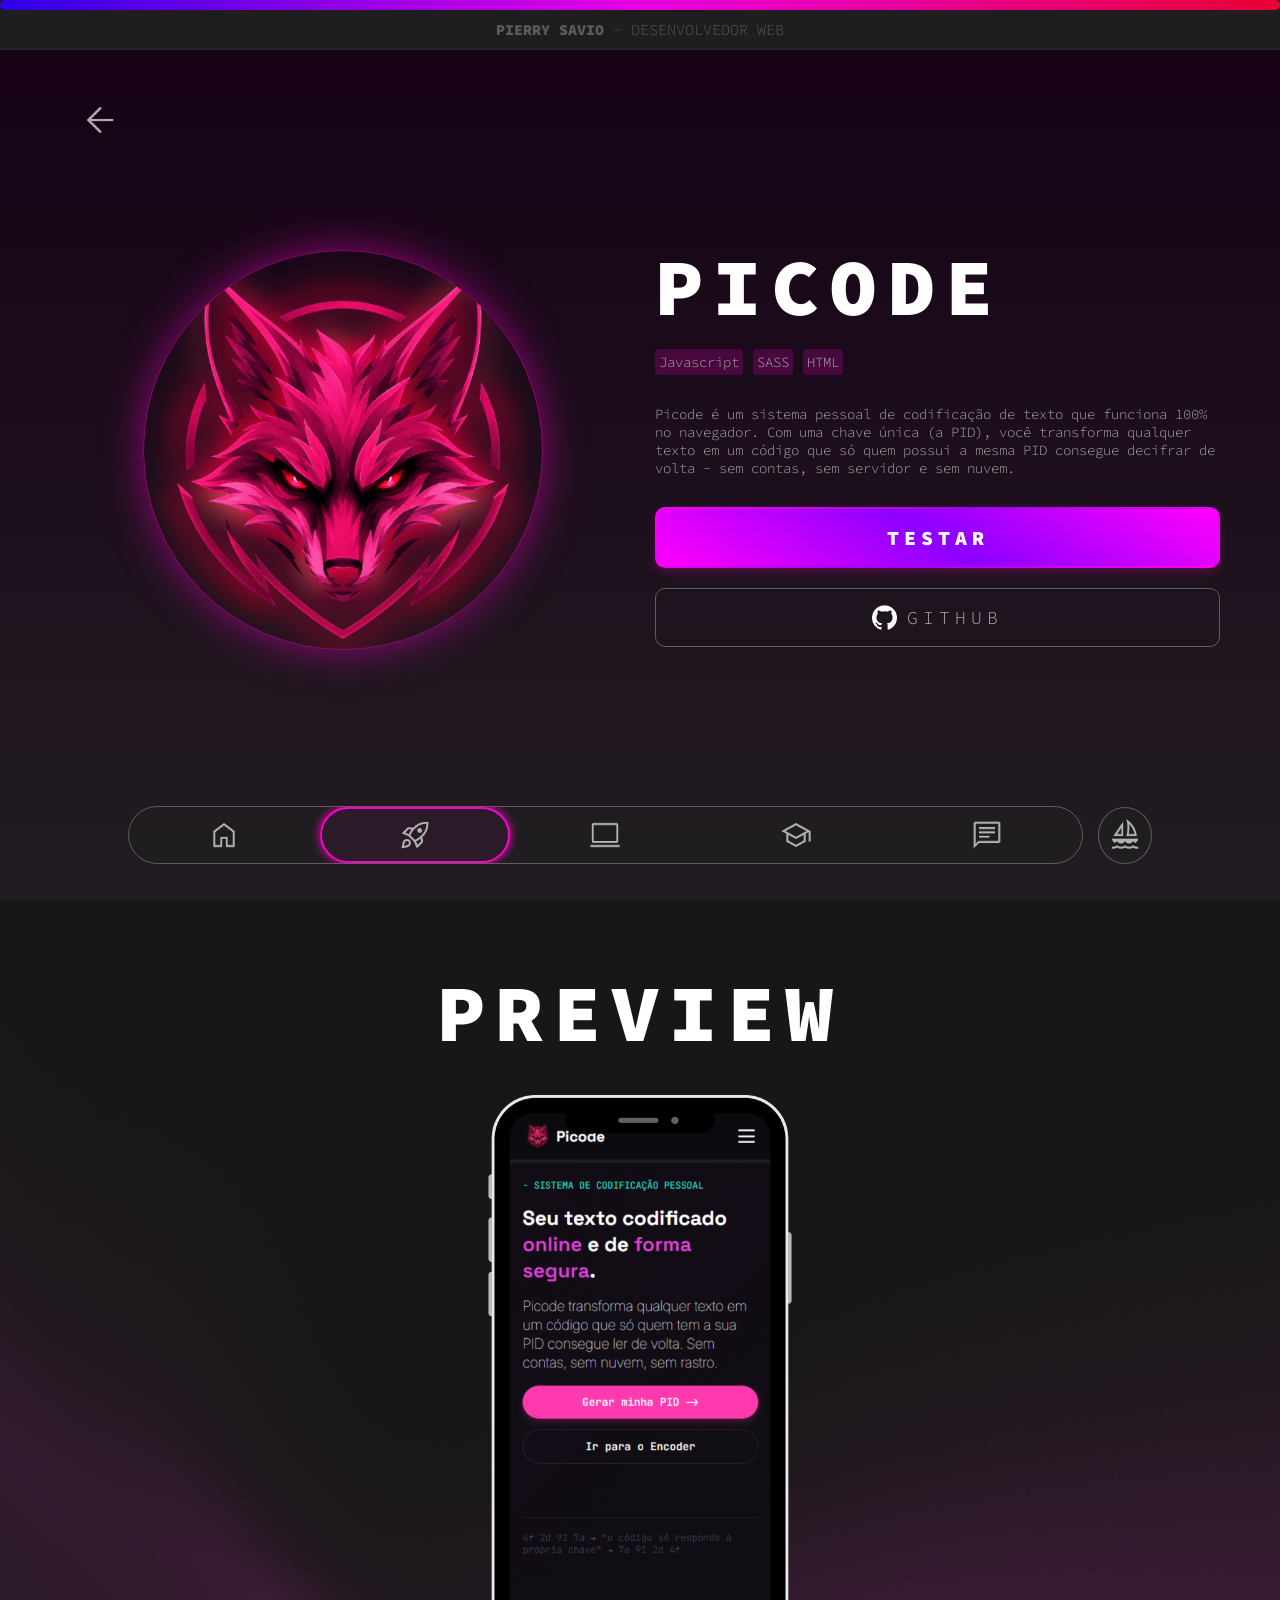
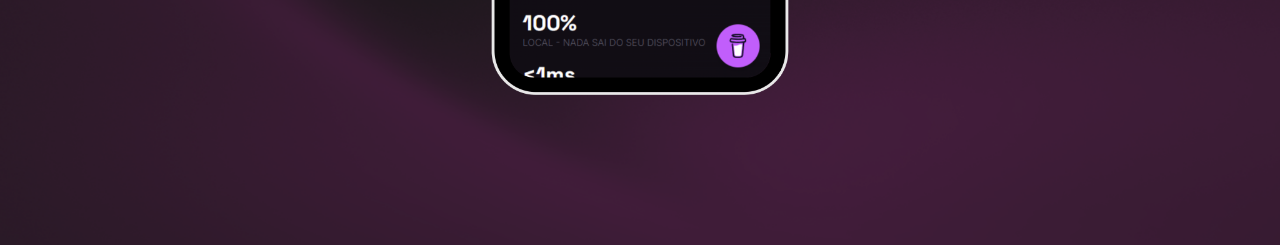
<file: pages/projects/picode.html>
<!DOCTYPE html>
<html lang="pt-br">
<head>
    <meta charset="UTF-8">
    <meta name="viewport" content="width=device-width, initial-scale=1.0">
    <title>Pierry Savio - Picode</title>
    
    <!--CSS LINK-->
    <link rel="stylesheet" href="../../styles/index.css">

    <!--NAVICON-->
    <link rel="icon" type="image/png" href="../../img/icons/favicon.png">

    <!--FONTS-->
    <link rel="preconnect" href="https://fonts.googleapis.com">
    <link rel="preconnect" href="https://fonts.gstatic.com" crossorigin>
    <link href="https://fonts.googleapis.com/css2?family=Source+Code+Pro:ital,wght@0,200..900;1,200..900&display=swap" rel="stylesheet">

    <style>
        @view-transition {
            navigation: auto;
        }
        ::view-transition-group(page-content){
            animation-duration: 0.5s;
            animation-timing-function: ease;
        }

        ::view-transition-old(page-content){
            animation-name: slide-up-out;
        }
        ::view-transition-new(page-content){
            animation-name: slide-up-in;
        }

        main{
            view-transition-name: page-content;
        }
        header{
            view-transition-name: header;
        }
        footer{
            view-transition-name: footer;
        }
        footer{
            view-transition-name: footer;
        }
        button.open-nav-button{
            view-transition-name: nav-button;
        }

        @keyframes slide-up-out {
            from{
                transform: translateY(0);
            }
            to{
                transform: translateY(-100vh);
            }
        }
        @keyframes slide-up-in {
            from{
                transform: translateY(100vh);
            }
            to{
                transform: translateY(0vh);
            }
        }
    </style>
</head>

<body>

    <header>
        <div class="scroll-progress-line"></div>
        <p><span class="text-highlight">PIERRY SAVIO</span> - DESENVOLVEDOR WEB</p>
    </header>
    
    <main>
        <section class="picode">

            <img src="../../img/projects/picode-fav.png" alt="Logotipo" class="project-img" style="view-transition-name: picode">

            <div class="content">
                <div class="title-container">
                    <a href="../projects.html" class="return-arrow">
                        <img src="../../img/icons/arrow_left.png" alt="Return arrow">
                    </a>
                    <h2>PICODE</h2>
                </div>

                <div class="skills-container">
                    <p>Javascript</p>
                    <p>SASS</p>
                    <p>HTML</p>
                </div>

                <div class="texts-container">
                    <p class="text">Picode é um sistema pessoal de codificação de texto que funciona 100% no navegador. Com uma chave única (a PID), você transforma qualquer texto em um código que só quem possui a mesma PID consegue decifrar de volta - sem contas, sem servidor e sem nuvem.</p>
                </div>
                
                <div class="buttons-container">
                    <a href="https://picode-cipher.netlify.app" target="_blank" class="test-button">
                        <button>TESTAR</button>
                    </a>

                    <a href="https://github.com/pierry-savio/picode-cipher" target="_blank" class="github-button">
                        <button><img src="../../img/icons/github.png" alt="Github icon"> GITHUB</button>
                    </a>
                </div>
            </div>
        </section>

        <section class="picode-previews">
            <h2>PREVIEW</h2>
            <div class="mockup-wrapper">
                <div alt="Preview" class="mockup" id="mockup"></div>
            </div>
        </section>
    </main>
    

    <!--NAV MOBILE-->
    <button class="open-nav-button closed" id="open_nav_mobile_button">
        <img src="../../img/icons/sailling.png" alt="Abrir navegação">
    </button>


    <footer class="footer-mobile opened" id="mobile_footer">
        <button class="close-nav-button" id="close_nav_mobile_button">
            <img src="../../img/icons/x.png" alt="Fechar navegação">
        </button>

        <nav class="nav-mobile">

            <a href="../../index.html">
                <img src="../../img/icons/home.png" alt="Início">
            </a>

            <a href="../../pages/projects.html" class="current-page">
                <img src="../../img/icons/projects.png" alt="Projetos">
            </a>

            <a href="../../pages/skills.html">
                <img src="../../img/icons/skills.png" alt="Habilidades">
            </a>

            <a href="../../pages/education.html">
                <img src="../../img/icons/school.png" alt="Educação">
            </a>

            <a href="../../pages/contact.html">
                <img src="../../img/icons/contact.png" alt="Contato">
            </a>
        </nav>
    </footer>

    <!--NAV PC-->
    <footer class="footer-pc" id="pc_footer">

        <nav class="nav-pc" id="nav_pc">

            <a href="../../index.html">
                <img src="../../img/icons/home.png" alt="Início">
            </a>

            <a href="../../pages/projects.html" class="current-page">
                <img src="../../img/icons/projects.png" alt="Projetos">
            </a>

            <a href="../../pages/skills.html">
                <img src="../../img/icons/skills.png" alt="Habilidades">
            </a>

            <a href="../../pages/education.html">
                <img src="../../img/icons/school.png" alt="Educação">
            </a>

            <a href="../../pages/contact.html">
                <img src="../../img/icons/contact.png" alt="Contato">
            </a>
        </nav>

        <button class="close-nav-button" id="close_nav_pc_button">
            <img src="../../img/icons/sailling.png" alt="Navegação">
        </button>
    </footer>

    <script src="../../script.js"></script>
    <script src="../../js/project.js"></script>

</body>
</html>
</file>
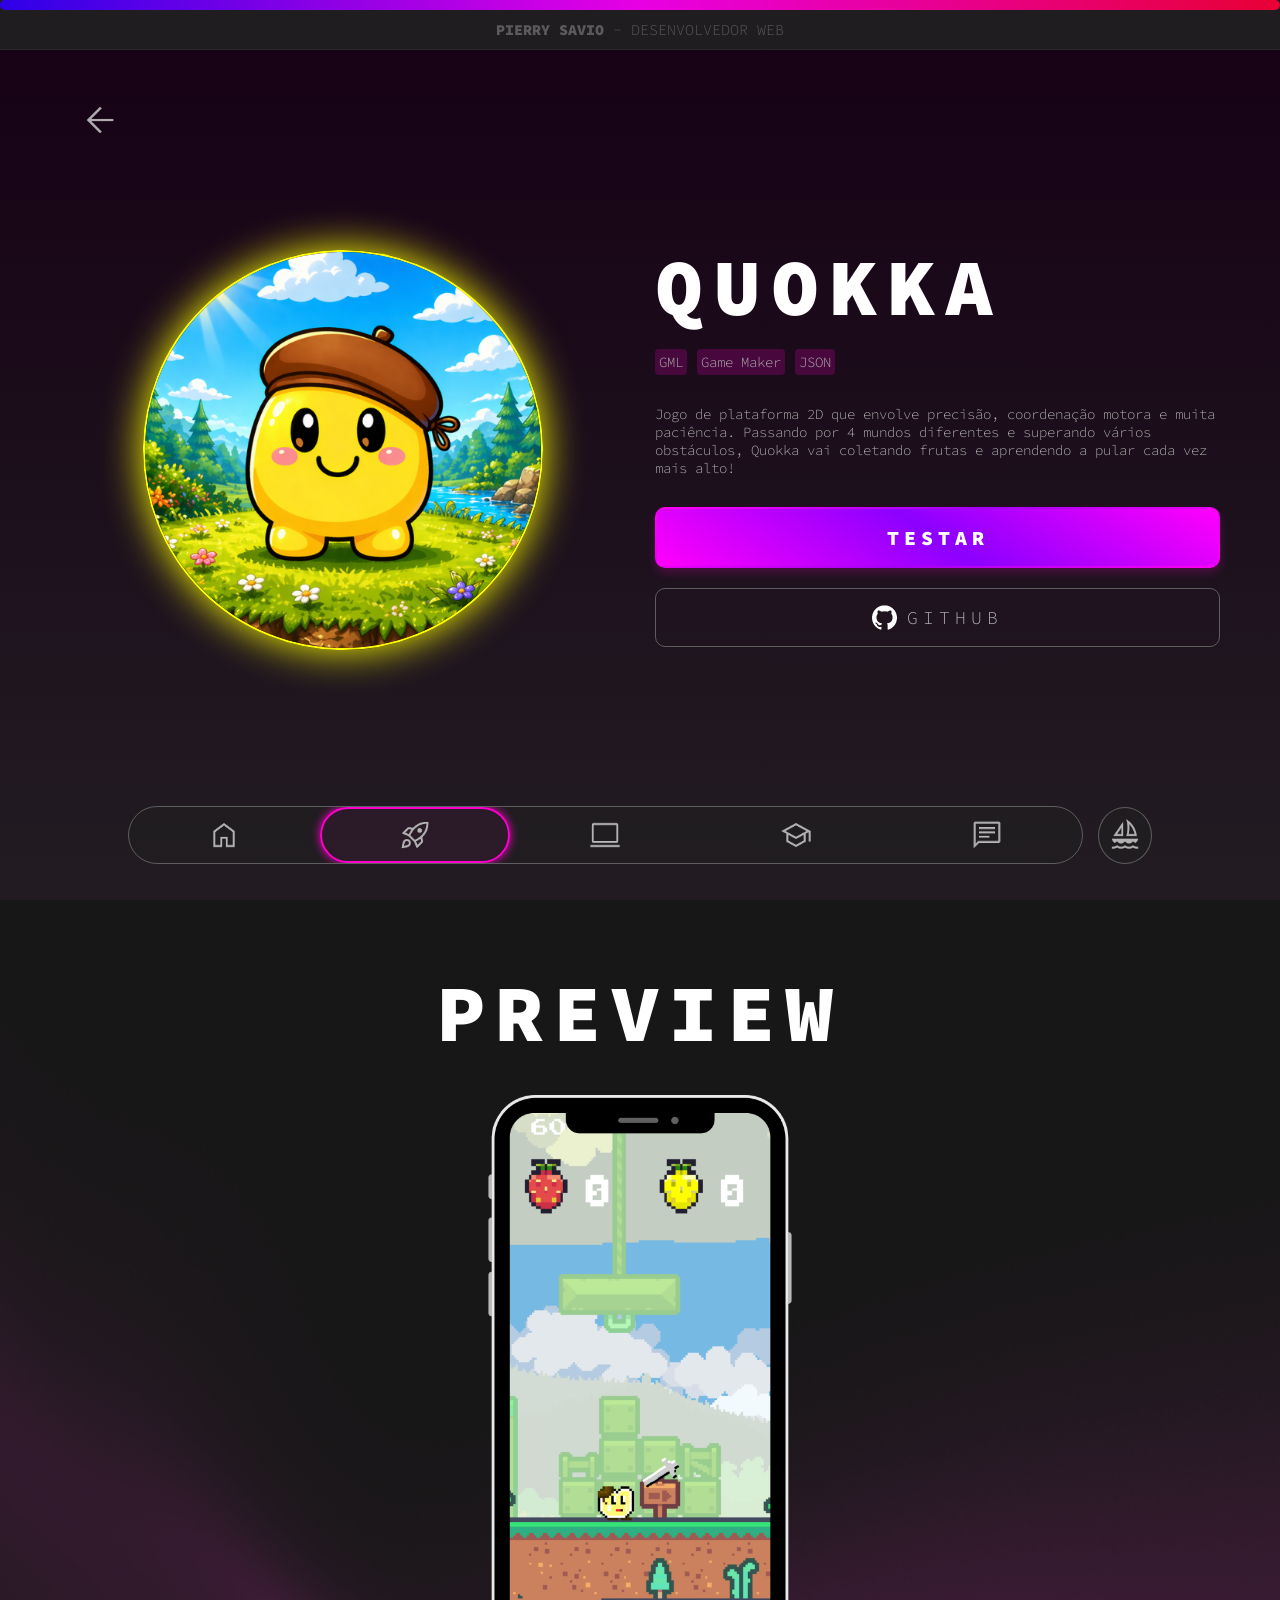
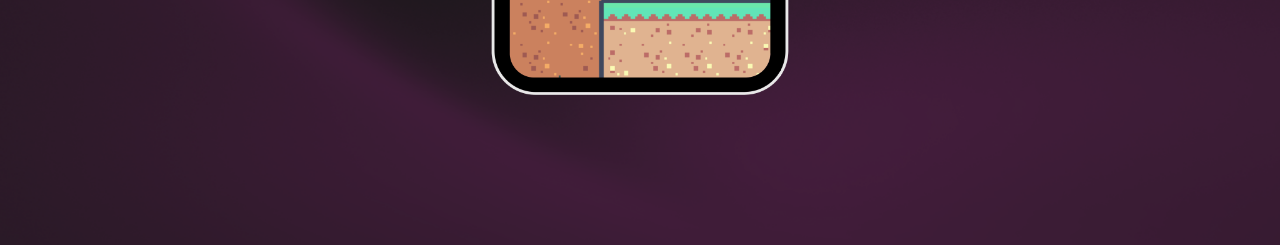
<file: pages/projects/quokka.html>
<!DOCTYPE html>
<html lang="pt-br">
<head>
    <meta charset="UTF-8">
    <meta name="viewport" content="width=device-width, initial-scale=1.0">
    <title>Pierry Savio - Quokka</title>
    
    <!--CSS LINK-->
    <link rel="stylesheet" href="../../styles/index.css">

    <!--NAVICON-->
    <link rel="icon" type="image/png" href="../../img/icons/favicon.png">

    <!--FONTS-->
    <link rel="preconnect" href="https://fonts.googleapis.com">
    <link rel="preconnect" href="https://fonts.gstatic.com" crossorigin>
    <link href="https://fonts.googleapis.com/css2?family=Source+Code+Pro:ital,wght@0,200..900;1,200..900&display=swap" rel="stylesheet">

    <style>
        @view-transition {
            navigation: auto;
        }
        ::view-transition-group(page-content){
            animation-duration: 0.5s;
            animation-timing-function: ease;
        }

        ::view-transition-old(page-content){
            animation-name: slide-up-out;
        }
        ::view-transition-new(page-content){
            animation-name: slide-up-in;
        }

        main{
            view-transition-name: page-content;
        }
        header{
            view-transition-name: header;
        }
        footer{
            view-transition-name: footer;
        }
        footer{
            view-transition-name: footer;
        }
        button.open-nav-button{
            view-transition-name: nav-button;
        }

        @keyframes slide-up-out {
            from{
                transform: translateY(0);
            }
            to{
                transform: translateY(-100vh);
            }
        }
        @keyframes slide-up-in {
            from{
                transform: translateY(100vh);
            }
            to{
                transform: translateY(0vh);
            }
        }
    </style>
</head>

<body>

    <header>
        <div class="scroll-progress-line"></div>
        <p><span class="text-highlight">PIERRY SAVIO</span> - DESENVOLVEDOR WEB</p>
    </header>
    
    <main>
        <section class="quokka">

            <img src="../../img/projects/quokka-fav.png" alt="Logotipo" class="project-img" style="view-transition-name: quokka">

            <div class="content">
                <div class="title-container">
                    <a href="../projects.html" class="return-arrow">
                        <img src="../../img/icons/arrow_left.png" alt="Return arrow">
                    </a>
                    <h2>QUOKKA</h2>
                </div>

                <div class="skills-container">
                    <p>GML</p>
                    <p>Game Maker</p>
                    <p>JSON</p>
                </div>

                <div class="texts-container">
                    <p class="text">Jogo de plataforma 2D que envolve precisão, coordenação motora e muita paciência. Passando por 4 mundos diferentes e superando vários obstáculos, Quokka vai coletando frutas e aprendendo a pular cada vez mais alto!</p>
                </div>
                
                <div class="buttons-container">
                    <a href="https://github.com/pierry-savio/quokka" target="_blank" class="test-button">
                        <button>TESTAR</button>
                    </a>

                    <a href="https://github.com/pierry-savio/quokka" target="_blank" class="github-button">
                        <button><img src="../../img/icons/github.png" alt="Github icon"> GITHUB</button>
                    </a>
                </div>
            </div>
        </section>

        <section class="quokka-previews">
            <h2>PREVIEW</h2>
            <div class="mockup-wrapper">
                <div alt="Preview" class="mockup" id="mockup"></div>
            </div>
        </section>
    </main>
    

    <!--NAV MOBILE-->
    <button class="open-nav-button closed" id="open_nav_mobile_button">
        <img src="../../img/icons/sailling.png" alt="Abrir navegação">
    </button>


    <footer class="footer-mobile opened" id="mobile_footer">
        <button class="close-nav-button" id="close_nav_mobile_button">
            <img src="../../img/icons/x.png" alt="Fechar navegação">
        </button>

        <nav class="nav-mobile">

            <a href="../../index.html">
                <img src="../../img/icons/home.png" alt="Início">
            </a>

            <a href="../../pages/projects.html" class="current-page">
                <img src="../../img/icons/projects.png" alt="Projetos">
            </a>

            <a href="../../pages/skills.html">
                <img src="../../img/icons/skills.png" alt="Habilidades">
            </a>

            <a href="../../pages/education.html">
                <img src="../../img/icons/school.png" alt="Educação">
            </a>

            <a href="../../pages/contact.html">
                <img src="../../img/icons/contact.png" alt="Contato">
            </a>
        </nav>
    </footer>

    <!--NAV PC-->
    <footer class="footer-pc" id="pc_footer">

        <nav class="nav-pc" id="nav_pc">

            <a href="../../index.html">
                <img src="../../img/icons/home.png" alt="Início">
            </a>

            <a href="../../pages/projects.html" class="current-page">
                <img src="../../img/icons/projects.png" alt="Projetos">
            </a>

            <a href="../../pages/skills.html">
                <img src="../../img/icons/skills.png" alt="Habilidades">
            </a>

            <a href="../../pages/education.html">
                <img src="../../img/icons/school.png" alt="Educação">
            </a>

            <a href="../../pages/contact.html">
                <img src="../../img/icons/contact.png" alt="Contato">
            </a>
        </nav>

        <button class="close-nav-button" id="close_nav_pc_button">
            <img src="../../img/icons/sailling.png" alt="Navegação">
        </button>
    </footer>

    <script src="../../script.js"></script>
    <script src="../../js/project.js"></script>

</body>
</html>
</file>
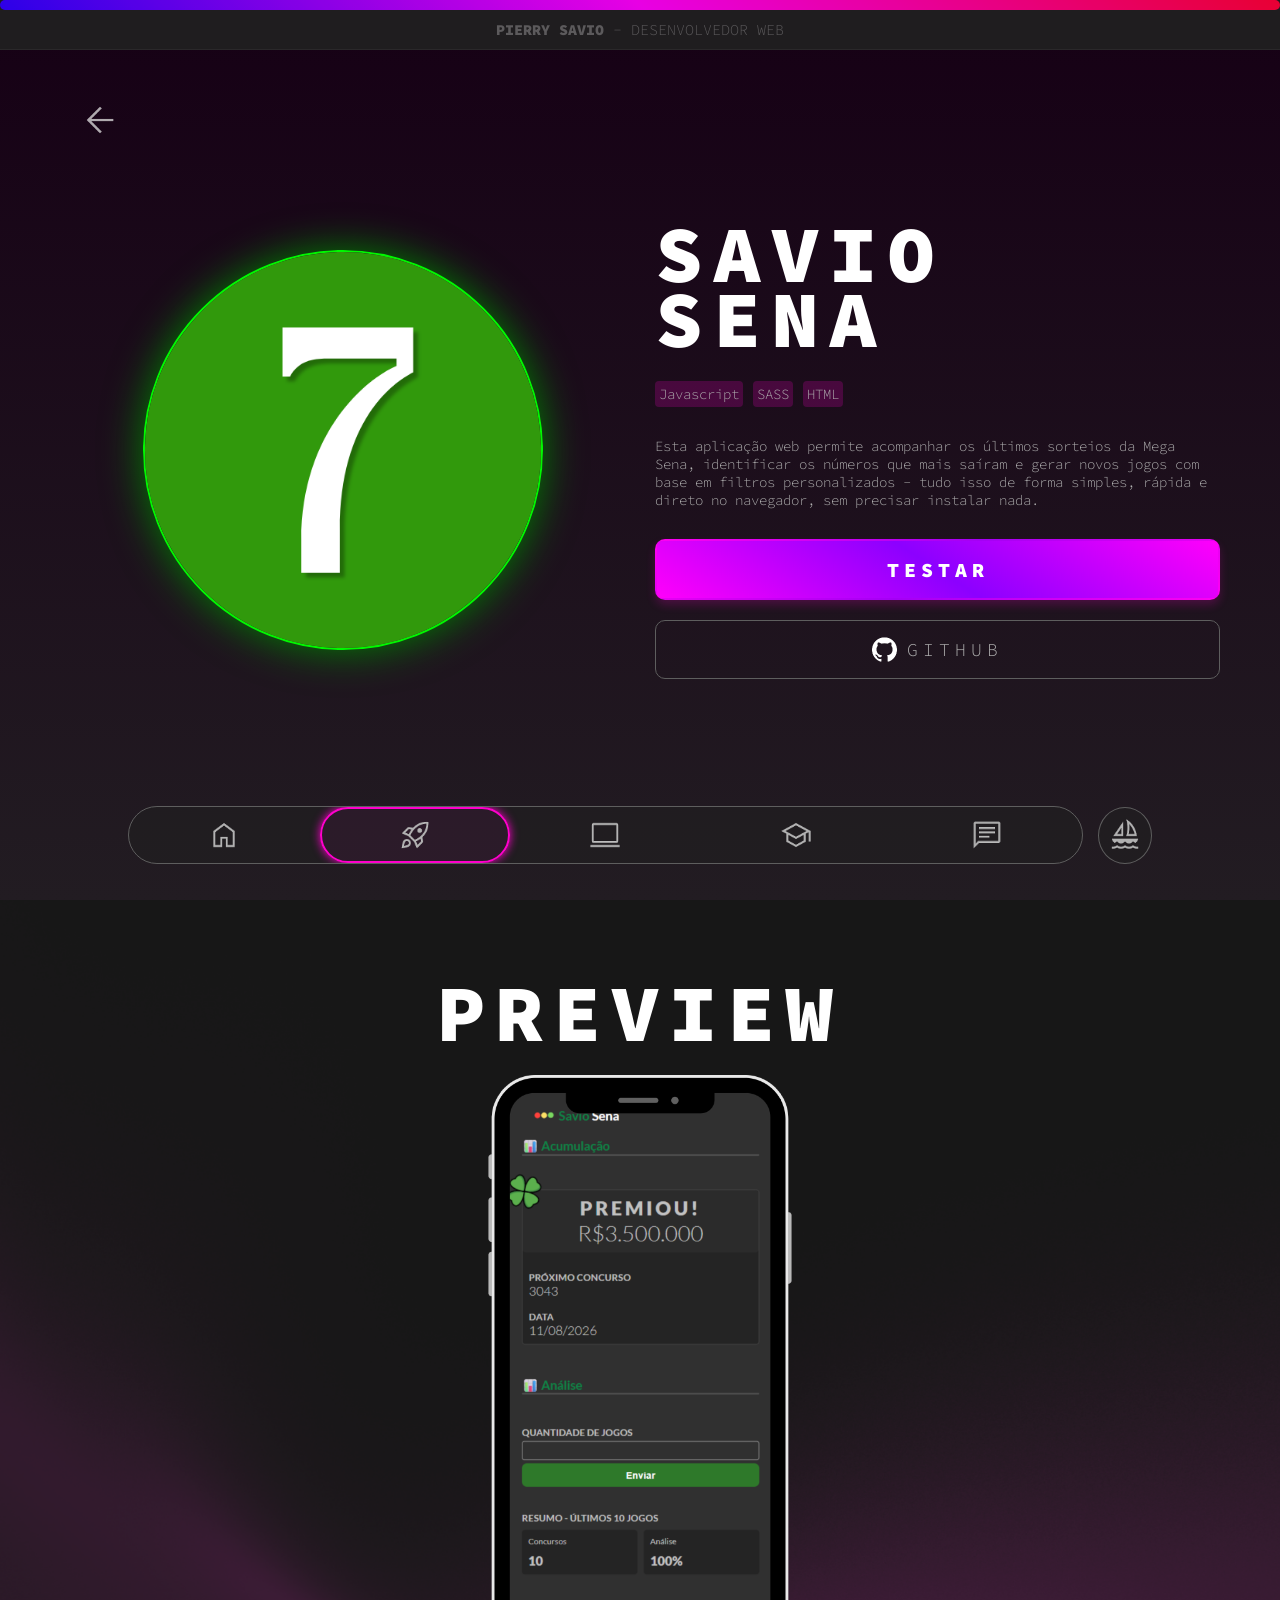
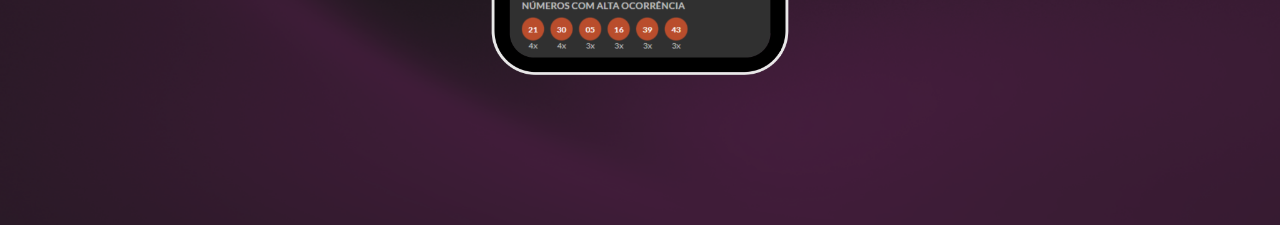
<file: pages/projects/savio-sena.html>
<!DOCTYPE html>
<html lang="pt-br">
<head>
    <meta charset="UTF-8">
    <meta name="viewport" content="width=device-width, initial-scale=1.0">
    <title>Pierry Savio - Savio Sena</title>
    
    <!--CSS LINK-->
    <link rel="stylesheet" href="../../styles/index.css">

    <!--NAVICON-->
    <link rel="icon" type="image/png" href="../../img/icons/favicon.png">

    <!--FONTS-->
    <link rel="preconnect" href="https://fonts.googleapis.com">
    <link rel="preconnect" href="https://fonts.gstatic.com" crossorigin>
    <link href="https://fonts.googleapis.com/css2?family=Source+Code+Pro:ital,wght@0,200..900;1,200..900&display=swap" rel="stylesheet">

    <style>
        @view-transition {
            navigation: auto;
        }
        ::view-transition-group(page-content){
            animation-duration: 0.5s;
            animation-timing-function: ease;
        }

        ::view-transition-old(page-content){
            animation-name: slide-up-out;
        }
        ::view-transition-new(page-content){
            animation-name: slide-up-in;
        }

        main{
            view-transition-name: page-content;
        }
        header{
            view-transition-name: header;
        }
        footer{
            view-transition-name: footer;
        }
        footer{
            view-transition-name: footer;
        }
        button.open-nav-button{
            view-transition-name: nav-button;
        }

        @keyframes slide-up-out {
            from{
                transform: translateY(0);
            }
            to{
                transform: translateY(-100vh);
            }
        }
        @keyframes slide-up-in {
            from{
                transform: translateY(100vh);
            }
            to{
                transform: translateY(0vh);
            }
        }
    </style>
</head>

<body>

    <header>
        <div class="scroll-progress-line"></div>
        <p><span class="text-highlight">PIERRY SAVIO</span> - DESENVOLVEDOR WEB</p>
    </header>
    
    <main>
        <section class="savio-sena">

            <img src="../../img/projects/savio-sena-fav.png" alt="Logotipo" class="project-img" style="view-transition-name: savio-sena">

            <div class="content">
                <div class="title-container">
                    <a href="../projects.html" class="return-arrow">
                        <img src="../../img/icons/arrow_left.png" alt="Return arrow">
                    </a>
                    <h2>SAVIO SENA</h2>
                </div>

                <div class="skills-container">
                    <p>Javascript</p>
                    <p>SASS</p>
                    <p>HTML</p>
                </div>

                <div class="texts-container">
                    <p class="text">Esta aplicação web permite acompanhar os últimos sorteios da Mega Sena, identificar os números que mais saíram e gerar novos jogos com base em filtros personalizados - tudo isso de forma simples, rápida e direto no navegador, sem precisar instalar nada.</p>
                </div>
                
                <div class="buttons-container">
                    <a href="https://pierry-savio.github.io/savio-sena/" target="_blank" class="test-button">
                        <button>TESTAR</button>
                    </a>

                    <a href="https://github.com/pierry-savio/savio-sena" target="_blank" class="github-button">
                        <button><img src="../../img/icons/github.png" alt="Github icon"> GITHUB</button>
                    </a>
                </div>
            </div>
        </section>

        <section class="savio-sena-previews">
            <h2>PREVIEW</h2>
            <div class="mockup-wrapper">
                <div alt="Preview" class="mockup" id="mockup"></div>
            </div>
        </section>
    </main>
    

    <!--NAV MOBILE-->
    <button class="open-nav-button closed" id="open_nav_mobile_button">
        <img src="../../img/icons/sailling.png" alt="Abrir navegação">
    </button>


    <footer class="footer-mobile opened" id="mobile_footer">
        <button class="close-nav-button" id="close_nav_mobile_button">
            <img src="../../img/icons/x.png" alt="Fechar navegação">
        </button>

        <nav class="nav-mobile">

            <a href="../../index.html">
                <img src="../../img/icons/home.png" alt="Início">
            </a>

            <a href="../../pages/projects.html" class="current-page">
                <img src="../../img/icons/projects.png" alt="Projetos">
            </a>

            <a href="../../pages/skills.html">
                <img src="../../img/icons/skills.png" alt="Habilidades">
            </a>

            <a href="../../pages/education.html">
                <img src="../../img/icons/school.png" alt="Educação">
            </a>

            <a href="../../pages/contact.html">
                <img src="../../img/icons/contact.png" alt="Contato">
            </a>
        </nav>
    </footer>

    <!--NAV PC-->
    <footer class="footer-pc" id="pc_footer">

        <nav class="nav-pc" id="nav_pc">

            <a href="../../index.html">
                <img src="../../img/icons/home.png" alt="Início">
            </a>

            <a href="../../pages/projects.html" class="current-page">
                <img src="../../img/icons/projects.png" alt="Projetos">
            </a>

            <a href="../../pages/skills.html">
                <img src="../../img/icons/skills.png" alt="Habilidades">
            </a>

            <a href="../../pages/education.html">
                <img src="../../img/icons/school.png" alt="Educação">
            </a>

            <a href="../../pages/contact.html">
                <img src="../../img/icons/contact.png" alt="Contato">
            </a>
        </nav>

        <button class="close-nav-button" id="close_nav_pc_button">
            <img src="../../img/icons/sailling.png" alt="Navegação">
        </button>
    </footer>

    <script src="../../script.js"></script>
    <script src="../../js/project.js"></script>

</body>
</html>
</file>
<file: styles/index.css>
@charset "UTF-8";
@keyframes floating {
  0% {
    transform: scale(1) translateX(-50%);
  }
  50% {
    transform: scale(1.06) translateX(-50%);
  }
  100% {
    transform: scale(1) translateX(-50%);
  }
}
@keyframes elipse-floating {
  0% {
    transform: scale(1);
    transform: translateY(0px);
  }
  50% {
    transform: scale(1.15);
    transform: translateY(-30px);
  }
  100% {
    transform: scale(1);
    transform: translateY(0px);
  }
}
@keyframes project-icon-animation {
  0% {
    transform: scale(1);
    transform: translateY(0px);
    filter: brightness(1);
  }
  50% {
    transform: scale(1.15);
    transform: translateY(30px);
    filter: brightness(1.5);
  }
  100% {
    transform: scale(1);
    transform: translateY(0px);
    filter: brightness(1);
  }
}
@keyframes scroll-progress-line-animation {
  0% {
    border-radius: 0 20px 0 0;
  }
  50% {
    border-radius: 0 0 20px 0;
  }
  100% {
    border-radius: 0 20px 0 0;
  }
}
@keyframes hacker-animation {
  0% {
    transform: translateX(0px) translateY(0px) rotateX(0deg);
  }
  50% {
    transform: translateX(-5px) translateY(-15px) rotateX(20deg);
  }
  100% {
    transform: translateX(0px) translateY(0px) rotateX(0deg);
  }
}
@keyframes button-animation {
  0% {
    filter: brightness(1);
  }
  25% {
    filter: brightness(1.5);
  }
  50% {
    filter: brightness(1);
  }
  75% {
    filter: brightness(1.5);
  }
  100% {
    filter: brightness(1);
  }
}
@keyframes start-animation-1 {
  from {
    transform: translateY(50px);
    opacity: 0;
  }
  to {
    transform: translateY(0px);
    opacity: 1;
  }
}
@keyframes start-animation-2 {
  from {
    transform: translateX(50px);
    opacity: 0;
  }
  to {
    transform: translateX(0px);
    opacity: 1;
  }
}
@keyframes start-animation-3 {
  from {
    transform: translateX(-50px);
    opacity: 0;
  }
  to {
    transform: translateX(0px);
    opacity: 1;
  }
}
@keyframes progress-bar {
  from {
    transform: scaleX(0);
  }
  to {
    transform: scaleX(1);
  }
}
@keyframes progress-bar-about-me {
  0% {
    height: 0;
  }
  100% {
    height: 100%;
  }
}
@keyframes about-me-left-item {
  from {
    transform: translateX(-150px) scale(0.75);
    opacity: 0;
  }
  to {
    transform: translateX(0) scale(1);
    opacity: 1;
  }
}
@keyframes about-me-right-item {
  from {
    transform: translateX(150px) scale(0.75);
    opacity: 0;
  }
  to {
    transform: translateX(0) scale(1);
    opacity: 1;
  }
}
@keyframes about-me-projects-button {
  from {
    opacity: 0;
  }
  to {
    opacity: 1;
  }
}
button.open-nav-button {
  position: fixed;
  bottom: 5%;
  left: 50%;
  z-index: 100;
  transform: translateX(-50%);
  padding: 20px;
  border-radius: 50%;
  border: none;
  background: #2d2d2d;
  opacity: 0.95;
  cursor: pointer;
  box-shadow: 3px 3px 10px 0 rgba(0, 0, 0, 0.45);
  animation: floating 4s ease infinite;
  animation-timeline: auto;
  transition: 0.5s ease;
}
button.open-nav-button img {
  width: 30px;
  aspect-ratio: 1/1;
  transition: 0.3s ease;
}
button.open-nav-button:hover {
  background: #5e5e5e;
}
button.open-nav-button:hover img {
  transform: rotate(10deg);
}

button.open-nav-button.closed {
  opacity: 0;
  pointer-events: none;
}

footer.footer-mobile {
  z-index: 999;
  position: fixed;
  bottom: 0;
  width: 100%;
  display: flex;
  justify-content: center;
  flex-direction: column;
  align-items: center;
  align-self: center;
  justify-self: center;
}
footer.footer-mobile button.close-nav-button {
  background-color: #2d2d2d;
  border: none;
  border-radius: 36px 36px 0 0;
  height: 42px;
  width: 20%;
  display: flex;
  justify-content: center;
  align-items: center;
  cursor: pointer;
  transition: 0.3s ease;
}
footer.footer-mobile button.close-nav-button img {
  width: 20px;
  height: 20px;
  transition: 0.3s ease;
}
footer.footer-mobile button.close-nav-button:hover {
  background-color: #5e5e5e;
}
footer.footer-mobile button.close-nav-button:hover img {
  transform: rotate(90deg);
}
footer.footer-mobile nav.nav-mobile {
  display: flex;
  justify-content: center;
  background-color: #2d2d2d;
  width: 100%;
  opacity: 1;
  overflow: hidden;
  transition: 0.5s ease;
  display: grid;
  grid-template-columns: repeat(5, 1fr);
}
footer.footer-mobile nav.nav-mobile a {
  text-decoration: none;
  font-style: none;
  display: flex;
  justify-content: center;
  align-items: center;
  border-right: 1px solid #5e5e5e;
  border-top: 4px solid transparent;
  padding: 12px 20px 12px 20px;
  transition: 0.3s ease;
}
footer.footer-mobile nav.nav-mobile a img {
  width: 30px;
  transition: 0.3s ease;
}
footer.footer-mobile nav.nav-mobile a:hover {
  background-color: #5e5e5e;
}
footer.footer-mobile nav.nav-mobile a:hover img {
  transform: rotate(10deg);
}
footer.footer-mobile nav.nav-mobile a.current-page {
  border-top: 4px solid #ff00cc;
}
footer.footer-mobile {
  transition: 0.5s ease;
}

footer.footer-mobile.closed {
  z-index: 9;
  pointer-events: none;
  opacity: 0;
}
footer.footer-mobile.closed button.close-nav-button {
  opacity: 0;
}
footer.footer-mobile.closed nav.nav-mobile {
  width: 70px;
  height: 70px;
  padding: 20px;
  border-radius: 50%;
  padding: 20px;
  transform: translateY(-29px);
}

@media (orientation: landscape) {
  footer.footer-mobile, button.open-nav-button {
    display: none;
  }
}
div.elipse.e1 {
  left: 100%;
  top: 100%;
  transform: translateX(-50%) translateY(-100%);
}

div.elipse.e2 {
  left: 0;
  top: 0;
  transform: translateX(-50%) translateY(0%);
}

footer.footer-pc {
  display: flex;
  justify-content: center;
  align-items: center;
  gap: 15px;
  width: 80%;
  position: fixed;
  bottom: 4%;
  left: 50%;
  transform: translateX(-50%);
  z-index: 10;
}
footer.footer-pc nav.nav-pc {
  z-index: 100;
  display: grid;
  grid-template-columns: repeat(5, 1fr);
  grid-template-rows: repeat(1, 1fr);
  width: 100%;
  max-height: 60px;
  border: 1px solid #5e5e5e;
  background-color: rgba(33, 33, 33, 0.5);
  border-radius: 55px;
  overflow: hidden;
  transition: 1s cubic-bezier(0.23, 1, 0.32, 1);
}
footer.footer-pc nav.nav-pc a {
  border: 1px solid transparent;
  background-color: transparent;
  display: flex;
  justify-content: center;
  align-items: center;
  text-decoration: none;
  width: 100%;
  max-height: 100%;
  padding: 10px;
  transition: 0.3s ease;
  border-radius: 55px;
}
footer.footer-pc nav.nav-pc a img {
  width: 32px;
  transition: 0.3s ease;
}
footer.footer-pc nav.nav-pc a:hover {
  border: 1px solid #5e5e5e;
  background-color: #212121;
}
footer.footer-pc nav.nav-pc a:hover img {
  transform: rotateY(180deg);
}
footer.footer-pc nav.nav-pc a.current-page {
  border: 2px solid #ff00cc;
  background-color: rgba(255, 0, 204, 0.05);
  box-shadow: 0 0 10px 0 #ff00cc;
}
footer.footer-pc nav.nav-pc.closed {
  border: 0px solid #5e5e5e;
  max-height: 0px;
  width: 0;
}
footer.footer-pc button.close-nav-button {
  border: 1px solid #5e5e5e;
  background-color: rgba(33, 33, 33, 0.5);
  border-radius: 50%;
  height: 100%;
  aspect-ratio: 1/1;
  padding: 10px;
  cursor: pointer;
  transition: 0.3s ease;
}
footer.footer-pc button.close-nav-button img {
  width: 32px;
  transition: 0.3s ease;
}
footer.footer-pc button.close-nav-button:hover {
  background-color: #212121;
  transform: translateY(-5px) scale(1.1);
  box-shadow: 2px 2px 10px 0 rgba(255, 0, 204, 0.2);
  border: 1px solid #ff00cc;
}
footer.footer-pc button.close-nav-button:hover img {
  transform: rotate(10deg);
}

@media (orientation: portrait) {
  footer.footer-pc {
    display: none;
  }
}
header {
  background-color: #212121;
  text-align: center;
  text-justify: center;
  padding-bottom: 10px;
  position: fixed;
  width: 100%;
  opacity: 0.9;
  z-index: 15;
  border-bottom: 1px solid #2d2d2d;
}
header p {
  font-family: "Source Code Pro", monospace;
  font-optical-sizing: auto;
  font-weight: 300;
  font-style: normal;
  color: rgba(255, 255, 255, 0.3);
  font-size: 15px;
}

main section.home {
  background-image: url("../../img/background/background-main.png");
  background-size: cover;
  padding: 0px 20px 100px 20px;
  display: grid;
  grid-template-columns: repeat(1, 1fr);
  position: relative;
  overflow: hidden;
}
main section.home div.hacker-wrapper {
  z-index: 3;
  position: absolute;
  width: 300px;
  top: 240px;
  justify-self: center;
  animation: hacker-animation 4s ease infinite;
  display: flex;
  justify-content: center;
  align-items: center;
}
main section.home div.hacker-wrapper img.hacker {
  z-index: 2;
  width: 100%;
  position: absolute;
  border-radius: 150px;
  animation: start-animation-1 1s ease forwards;
  filter: drop-shadow(0 0 30px rgba(255, 0, 204, 0.4));
}
main section.home div.part2 {
  z-index: 4;
  display: flex;
  flex-direction: column;
  justify-content: center;
  align-items: center;
  margin-top: 240px;
  gap: 30px;
}
main section.home div.part2 div.title-paragraph-container {
  display: flex;
  justify-content: center;
  align-items: center;
  flex-direction: column;
  gap: 15px;
}
main section.home div.part2 div.title-paragraph-container h1 {
  font-family: "Source Code Pro", monospace;
  font-optical-sizing: auto;
  font-weight: 300;
  font-style: normal;
  color: white;
  font-size: 35px;
  font-weight: 900;
}
@media (orientation: landscape) {
  main section.home div.part2 div.title-paragraph-container h1 {
    font-size: 80px;
    letter-spacing: 10px;
    line-height: 65px;
  }
}
main section.home div.part2 div.title-paragraph-container h1 {
  animation: start-animation-2 1s ease forwards;
}
main section.home div.part2 div.title-paragraph-container p {
  font-family: "Source Code Pro", monospace;
  font-optical-sizing: auto;
  font-weight: 300;
  font-style: normal;
  color: #b2b2b2;
  text-align: left;
  animation: start-animation-3 1s ease forwards;
}
main section.home div.part2 div.buttons-container {
  display: flex;
  flex-direction: column;
  justify-content: center;
  align-items: center;
  width: 100%;
  gap: 15px;
  animation: start-animation-1 1s ease forwards;
}
main section.home div.part2 div.buttons-container a.contact-a {
  width: 100%;
  text-decoration: none;
}
main section.home div.part2 div.buttons-container a.contact-a button {
  cursor: pointer;
  letter-spacing: 5px;
  border: none;
  border-radius: 80px;
  padding: 12px;
  font-family: "Source Code Pro", monospace;
  font-optical-sizing: auto;
  font-weight: 300;
  font-style: normal;
  width: 100%;
  box-shadow: 0 5px 10px 0 rgba(255, 0, 204, 0.2);
  background: linear-gradient(33deg, #ff00fb, #8c00ff, #ff00fb);
  font-size: 20px;
  font-weight: 900;
  color: white;
  border: 2px solid rgba(255, 0, 204, 0.2);
  animation: button-animation 4s ease-in-out infinite;
  transition: 0.3s ease;
}
main section.home div.part2 div.buttons-container a.contact-a button:hover {
  transform: scale(1.02);
  box-shadow: 0 5px 10px 0 rgba(255, 0, 204, 0.6);
  border: 2px solid rgba(255, 0, 204, 0.8);
}
main section.home div.part2 div.buttons-container a.contact-a button:active {
  transform: scale(0.95);
  box-shadow: 0 5px 10px 0 rgba(255, 0, 204, 0.6);
  border: 2px solid rgba(255, 0, 204, 0.8);
}
main section.home div.part2 div.buttons-container a.about-me-a {
  width: 100%;
  text-decoration: none;
}
main section.home div.part2 div.buttons-container a.about-me-a button {
  cursor: pointer;
  letter-spacing: 5px;
  border: none;
  border-radius: 80px;
  padding: 12px;
  font-family: "Source Code Pro", monospace;
  font-optical-sizing: auto;
  font-weight: 300;
  font-style: normal;
  width: 100%;
  background: transparent;
  border: 1px solid #5e5e5e;
  font-size: 18px;
  color: #b2b2b2;
  transition: 0.3s ease;
}
main section.home div.part2 div.buttons-container a.about-me-a button:hover {
  border: 1px solid white;
  letter-spacing: 8px;
}
main section.home div.part2 div.buttons-container a.curriculum {
  text-align: center;
  color: #5e5e5e;
  text-decoration: underline;
  font-size: 18px;
  align-self: start;
}
@media (orientation: landscape) {
  main section.home {
    padding: 200px 20px 200px 20px;
    grid-template-columns: repeat(2, 1fr);
    overflow: hidden;
  }
  main section.home div.hacker-wrapper {
    width: 650px;
    top: calc(50% + 60px);
    left: calc(25% - 325px);
  }
  main section.home div.part2 {
    margin-top: 48px;
    max-width: 700px;
  }
  main section.home div.part2 div.title-paragraph-container {
    align-items: start;
  }
  main section.home div.part2 div.buttons-container {
    align-items: left;
    justify-content: left;
    text-align: left;
    color: red;
  }
  main section.home div.part2 div.buttons-container a.curriculum {
    text-align: left;
  }
}

main section.about-me {
  overflow: clip;
  padding: 100px 40px 200px 40px;
  background: #212121;
  display: flex;
  flex-direction: column;
  justify-content: center;
  align-items: center;
}
main section.about-me h2 {
  font-family: "Source Code Pro", monospace;
  font-optical-sizing: auto;
  font-weight: 300;
  font-style: normal;
  color: white;
  font-size: 35px;
  font-weight: 900;
}
@media (orientation: landscape) {
  main section.about-me h2 {
    font-size: 80px;
    letter-spacing: 10px;
    line-height: 65px;
  }
}
main section.about-me h2 {
  margin-bottom: 30px;
}
main section.about-me div.about-me-container {
  position: relative;
  font-family: "Source Code Pro", monospace;
  font-optical-sizing: auto;
  font-weight: 300;
  font-style: normal;
  display: grid;
  grid-template-columns: repeat(1, 1fr);
  gap: 60px;
  max-width: 900px;
  align-self: center;
  justify-self: center;
  padding-bottom: 80px;
}
main section.about-me div.about-me-container div.middle-line {
  position: absolute;
  align-self: start;
  justify-self: center;
  height: 0%;
  width: 4px;
  background-color: #ff00cc;
  box-shadow: 0 0 10px 1px #ff00cc;
  border-radius: 10px 10px 0 0;
  z-index: 1;
  opacity: 0.5;
  animation: progress-bar-about-me linear;
  animation-timeline: scroll();
  animation-range: 40% 100%;
}
main section.about-me div.about-me-container div.item {
  z-index: 2;
  display: flex;
  flex-direction: column;
  gap: 15px;
  justify-content: center;
  opacity: 1;
}
main section.about-me div.about-me-container div.item img {
  width: 80%;
  max-width: 300px;
  border-radius: 12px;
}
main section.about-me div.about-me-container div.item p {
  color: #b2b2b2;
  font-size: 16px;
  max-width: 100%;
}
main section.about-me div.about-me-container div.item.left {
  transform: translateX(-150px) scale(0.75);
  opacity: 0;
  animation: about-me-left-item linear;
  animation-timeline: view();
  animation-range: 0% 45%;
  animation-fill-mode: forwards;
}
main section.about-me div.about-me-container div.item.left img {
  box-shadow: -10px 10px 0 0 rgba(255, 0, 204, 0.1);
}
main section.about-me div.about-me-container div.item.left {
  align-items: start;
  text-align: start;
}
main section.about-me div.about-me-container div.item.right {
  transform: translateX(150px) scale(0.75);
  opacity: 0;
  animation: about-me-right-item linear;
  animation-timeline: view();
  animation-range: 0% 45%;
  animation-fill-mode: forwards;
}
main section.about-me div.about-me-container div.item.right img {
  box-shadow: 10px 10px 0 0 rgba(255, 0, 204, 0.1);
}
main section.about-me div.about-me-container div.item.right {
  align-items: end;
  text-align: end;
}
main section.about-me div.see-projects-container {
  max-width: 600px;
  width: 100%;
  align-self: center;
  justify-self: center;
  opacity: 0;
  animation: about-me-projects-button linear;
  animation-timeline: view();
  animation-range: 0% 30%;
  animation-fill-mode: forwards;
}
main section.about-me div.see-projects-container a {
  width: 100%;
  text-decoration: none;
}
main section.about-me div.see-projects-container a button {
  cursor: pointer;
  letter-spacing: 5px;
  border: none;
  border-radius: 80px;
  padding: 12px;
  font-family: "Source Code Pro", monospace;
  font-optical-sizing: auto;
  font-weight: 300;
  font-style: normal;
  width: 100%;
  box-shadow: 0 5px 10px 0 rgba(255, 0, 204, 0.2);
  background: linear-gradient(33deg, #ff00fb, #8c00ff, #ff00fb);
  font-size: 20px;
  font-weight: 900;
  color: white;
  border: 2px solid rgba(255, 0, 204, 0.2);
  animation: button-animation 4s ease-in-out infinite;
  transition: 0.3s ease;
}
main section.about-me div.see-projects-container a button:hover {
  transform: scale(1.02);
  box-shadow: 0 5px 10px 0 rgba(255, 0, 204, 0.6);
  border: 2px solid rgba(255, 0, 204, 0.8);
}
main section.about-me div.see-projects-container a button:active {
  transform: scale(0.95);
  box-shadow: 0 5px 10px 0 rgba(255, 0, 204, 0.6);
  border: 2px solid rgba(255, 0, 204, 0.8);
}
@media (orientation: landscape) {
  main section.about-me div.about-me-container div.middle-line {
    opacity: 1;
  }
  main section.about-me div.about-me-container div.item img {
    width: 100%;
  }
  main section.about-me div.about-me-container div.item p {
    font-size: 20px;
    max-width: 45%;
  }
}

section.projects {
  height: 100vh;
  background: linear-gradient(180deg, #160015, #221c22);
  padding: 150px 20px 100px 20px;
  overflow: clip;
  display: flex;
  flex-direction: column;
  justify-content: center;
  align-items: center;
}
section.projects h2 {
  margin-bottom: 50px;
  font-family: "Source Code Pro", monospace;
  font-optical-sizing: auto;
  font-weight: 300;
  font-style: normal;
  color: white;
  font-size: 35px;
  font-weight: 900;
}
@media (orientation: landscape) {
  section.projects h2 {
    font-size: 80px;
    letter-spacing: 10px;
    line-height: 65px;
  }
}
section.projects h2 {
  text-align: center;
  position: absolute;
  top: 15%;
  animation: start-animation-2 1s ease forwards;
  font-size: clamp(40px, 2vw, 120px);
}
section.projects div.arrow {
  position: absolute;
  z-index: 999;
  top: 50%;
  border: 1px solid rgba(255, 0, 204, 0.5);
  padding: 10px;
  border-radius: 50%;
  width: 60px;
  aspect-ratio: 1/1;
  display: flex;
  justify-content: center;
  align-items: center;
  opacity: 50%;
  cursor: pointer;
  transition: 0.2s ease;
}
section.projects div.arrow img {
  width: 30px;
}
section.projects div.arrow:hover {
  transform: scale(1.05);
  opacity: 100%;
}
section.projects div.arrow:active {
  transform: scale(0.9);
}
section.projects div.arrow-left {
  left: 5%;
}
section.projects div.arrow-right {
  right: 5%;
}
section.projects div.projects-container {
  display: flex;
  justify-content: center;
  align-items: center;
  position: relative;
  width: 100%;
}
section.projects div.projects-container div.project {
  position: absolute;
  display: flex;
  flex-direction: column;
  justify-content: center;
  align-items: center;
  gap: 5px;
  z-index: 5;
  cursor: pointer;
  transition: 1s ease;
}
section.projects div.projects-container div.project img {
  width: 200px;
  aspect-ratio: 1/1;
  border-radius: 50%;
  border: 1px solid rgba(255, 0, 204, 0.5);
  box-shadow: 0 0 30px 0 rgba(255, 0, 204, 0.25);
  transition: 1s ease;
}
section.projects div.projects-container div.project img:hover {
  filter: brightness(2);
}
section.projects div.projects-container div.project div.project-texts {
  text-align: center;
  text-justify: center;
  opacity: 1;
  transition: 1s ease;
  padding: 0 20px 0 20px;
  display: flex;
  flex-direction: column;
  justify-content: center;
  align-items: center;
  max-width: 400px;
}
section.projects div.projects-container div.project div.project-texts h3 {
  font-family: "Source Code Pro", monospace;
  font-optical-sizing: auto;
  font-weight: 300;
  font-style: normal;
  color: white;
  font-size: 35px;
  font-weight: 900;
}
@media (orientation: landscape) {
  section.projects div.projects-container div.project div.project-texts h3 {
    font-size: 80px;
    letter-spacing: 10px;
    line-height: 65px;
  }
}
section.projects div.projects-container div.project div.project-texts h3 {
  font-size: 40px;
}
section.projects div.projects-container div.project div.project-texts p {
  font-family: "Source Code Pro", monospace;
  font-optical-sizing: auto;
  font-weight: 300;
  font-style: normal;
  color: #b2b2b2;
  text-align: left;
  text-align: center;
  font-size: 16px;
  max-width: 300px;
}
section.projects div.projects-container div.project.closed-left,
section.projects div.projects-container div.project.closed-right,
section.projects div.projects-container div.project.hide-left,
section.projects div.projects-container div.project.hide-right {
  position: absolute;
  filter: blur(4px);
  z-index: 1;
}
section.projects div.projects-container div.project.closed-left img,
section.projects div.projects-container div.project.closed-right img,
section.projects div.projects-container div.project.hide-left img,
section.projects div.projects-container div.project.hide-right img {
  border: 1px solid #5e5e5e;
  box-shadow: 0 0 30px 0 transparent;
}
section.projects div.projects-container div.project.closed-left {
  transform: translateX(-70%) scale(0.8);
  opacity: 0.5;
}
section.projects div.projects-container div.project.closed-right {
  transform: translateX(70%) scale(0.8);
  opacity: 0.5;
}
section.projects div.projects-container div.project.hide-left {
  transform: translateX(-140%) scale(0.75);
  opacity: 0;
}
section.projects div.projects-container div.project.hide-right {
  transform: translateX(140%) scale(0.75);
  opacity: 0;
}
@media (orientation: landscape) {
  section.projects h2 {
    text-align: left;
  }
  section.projects div.arrow-left {
    left: 15%;
  }
  section.projects div.arrow-right {
    right: 15%;
  }
  section.projects div.projects-container div.project img {
    width: 300px;
  }
  section.projects div.projects-container div.project.closed-left {
    transform: translateX(-100%) scale(0.8);
  }
  section.projects div.projects-container div.project.closed-right {
    transform: translateX(100%) scale(0.8);
  }
  section.projects div.projects-container div.project.hide-left {
    transform: translateX(-200%) scale(0.75);
  }
  section.projects div.projects-container div.project.hide-right {
    transform: translateX(200%) scale(0.75);
  }
}

section.techs {
  min-height: 100vh;
  background-image: url("../../img/background/background2.png");
  background-size: 100% 100%;
  background-repeat: no-repeat;
  background-position: center;
  padding: 100px 0px 100px 0px;
}
section.techs h2 {
  font-family: "Source Code Pro", monospace;
  font-optical-sizing: auto;
  font-weight: 300;
  font-style: normal;
  color: white;
  font-size: 35px;
  font-weight: 900;
}
@media (orientation: landscape) {
  section.techs h2 {
    font-size: 80px;
    letter-spacing: 10px;
    line-height: 65px;
  }
}
section.techs h2 {
  padding-left: 20px;
  text-align: center;
  margin-bottom: 100px;
  font-size: clamp(40px, 2vw, 120px);
  animation: start-animation-1 1s ease forwards;
}
section.techs a {
  text-decoration: none;
}
section.techs a p.see-all {
  font-family: "Source Code Pro", monospace;
  font-optical-sizing: auto;
  font-weight: 300;
  font-style: normal;
  color: #b2b2b2;
  text-align: left;
  cursor: pointer;
  text-align: right;
  transition: 0.2s ease;
  margin-right: 40px;
}
section.techs a p.see-all:hover {
  color: white;
}
section.techs div.carrossel-container {
  display: flex;
  flex-direction: column;
  gap: 50px;
  width: 100%;
  padding: 0px 0 70px 0;
  overflow: hidden;
  position: relative;
  z-index: 0;
}
section.techs div.carrossel-container h3 {
  font-family: "Source Code Pro", monospace;
  font-optical-sizing: auto;
  font-weight: 300;
  font-style: normal;
  color: white;
  font-size: 35px;
  font-weight: 900;
}
@media (orientation: landscape) {
  section.techs div.carrossel-container h3 {
    font-size: 80px;
    letter-spacing: 10px;
    line-height: 65px;
  }
}
section.techs div.carrossel-container h3 {
  font-size: 30px;
  margin-left: 40px;
}
section.techs div.carrossel-container div.carrossel-track {
  display: flex;
  width: -moz-max-content;
  width: max-content;
  animation: carousel 15s linear infinite;
  z-index: 0;
}
section.techs div.carrossel-container div.carrossel-track img {
  height: 100px;
  margin-right: 50px;
  border-radius: 8px;
  flex-shrink: 0;
  cursor: pointer;
  transition: 0.5s ease;
}
section.techs div.carrossel-container div.carrossel-track img:hover {
  transform: scale(1.15);
}
section.techs div.carrossel-container div.carrossel-track:hover {
  animation-play-state: paused;
}
@keyframes carousel {
  from {
    transform: translateX(0);
  }
  to {
    transform: translateX(-50%);
  }
}

div.popup-background {
  pointer-events: auto;
  opacity: 1;
  background-color: rgba(0, 0, 0, 0.75);
  z-index: 999;
  position: fixed;
  top: 0;
  left: 0;
  height: 100vh;
  width: 100vw;
  display: flex;
  justify-content: center;
  align-items: center;
  transition: 0.5s ease;
}
div.popup-background div.popup-container {
  transform: scale(1);
  background: linear-gradient(180deg, #160015, #221c22);
  padding: 30px;
  display: flex;
  flex-direction: column;
  justify-content: center;
  align-items: center;
  gap: 20px;
  width: 90%;
  max-width: -moz-fit-content;
  max-width: fit-content;
  box-shadow: 0 0 80px 0 rgba(255, 0, 204, 0.4);
  border: 1px solid rgba(255, 0, 204, 0.4);
  border-radius: 10px;
  position: relative;
  transition: 0.5s ease;
}
div.popup-background div.popup-container button.close-button {
  background-color: transparent;
  color: #b2b2b2;
  border: none;
  border-radius: 50%;
  position: absolute;
  top: 25px;
  right: 25px;
  font-size: 25px;
  cursor: pointer;
  transition: 0.3s ease;
}
div.popup-background div.popup-container button.close-button:hover {
  transform: scale(1.1);
  color: white;
}
div.popup-background div.popup-container button.close-button:active {
  transform: scale(0.8);
  color: #b2b2b2;
}
div.popup-background div.popup-container img {
  width: 50%;
  border-radius: 10px;
  transition: 0.3s ease;
}
div.popup-background div.popup-container h2 {
  font-family: "Source Code Pro", monospace;
  font-optical-sizing: auto;
  font-weight: 300;
  font-style: normal;
  color: white;
  font-size: 35px;
  font-weight: 900;
}
@media (orientation: landscape) {
  div.popup-background div.popup-container h2 {
    font-size: 80px;
    letter-spacing: 10px;
    line-height: 65px;
  }
}
div.popup-background div.popup-container h2 {
  text-align: center;
}
div.popup-background div.popup-container p {
  font-family: "Source Code Pro", monospace;
  font-optical-sizing: auto;
  font-weight: 300;
  font-style: normal;
  color: #b2b2b2;
  text-align: left;
  text-align: center;
}
div.popup-background div.popup-container:hover img {
  transform: rotateY(360deg);
}

div.popup-background.closed {
  pointer-events: none;
  opacity: 0;
}
div.popup-background.closed div.popup-container {
  transform: scale(0.5);
}

@media (orientation: landscape) {
  section.techs div.carrossel-container div.carrossel-track img {
    height: 150px;
    margin-right: 70px;
  }
}
section.all-techs {
  min-height: 100vh;
  background-image: url("../../img/background/background2.png");
  background-size: 100% 100%;
  background-repeat: no-repeat;
  background-position: center;
  padding: 100px 40px 100px 40px;
}
section.all-techs div.title-container {
  display: flex;
  justify-content: center;
  align-items: center;
  gap: 20px;
}
section.all-techs div.title-container a.return-button {
  opacity: 0.75;
  text-decoration: none;
  text-align: center;
  text-justify: center;
  transition: 0.3s ease;
}
section.all-techs div.title-container a.return-button img {
  width: 30px;
}
section.all-techs div.title-container a.return-button:hover {
  transform: scale(1.1);
  opacity: 1;
}
section.all-techs div.title-container a.return-button:active {
  transform: scale(0.95);
}
section.all-techs div.title-container h2 {
  font-family: "Source Code Pro", monospace;
  font-optical-sizing: auto;
  font-weight: 300;
  font-style: normal;
  color: white;
  font-size: 35px;
  font-weight: 900;
}
@media (orientation: landscape) {
  section.all-techs div.title-container h2 {
    font-size: 80px;
    letter-spacing: 10px;
    line-height: 65px;
  }
}
section.all-techs div.title-container h2 {
  text-align: center;
}
section.all-techs div.title-container {
  margin-bottom: 80px;
}
section.all-techs div.techs-container {
  display: grid;
  grid-template-columns: repeat(2, 1fr);
  max-width: 800px;
  justify-self: center;
  gap: 60px;
}
section.all-techs div.techs-container div.tech {
  display: flex;
  flex-direction: column;
  justify-content: center;
  align-items: center;
  gap: 20px;
  transition: 0.1s ease;
}
section.all-techs div.techs-container div.tech img {
  width: 100%;
  border-radius: 10px;
  transition: 0.3s ease;
}
section.all-techs div.techs-container div.tech p {
  font-family: "Source Code Pro", monospace;
  font-optical-sizing: auto;
  font-weight: 300;
  font-style: normal;
  color: #b2b2b2;
  text-align: left;
}
section.all-techs div.techs-container div.tech:hover img {
  transform: rotateY(20deg) rotateX(20deg);
}

@media (orientation: landscape) {
  section.all-techs div.techs-container {
    grid-template-columns: repeat(4, 1fr);
  }
}
section.education {
  min-height: 100vh;
  background: url("../../img/background/background-main.png");
  background-size: cover;
  background-repeat: no-repeat;
  padding: 100px 20px 100px 20px;
  overflow: hidden;
}
section.education div.section-title {
  display: flex;
  flex-direction: column;
  justify-content: center;
  align-items: center;
  gap: 10px;
  margin-bottom: 30px;
  max-width: 800px;
  align-self: center;
  justify-self: center;
}
section.education div.section-title p.mini-title {
  font-family: "Source Code Pro", monospace;
  font-optical-sizing: auto;
  font-weight: 300;
  font-style: normal;
  color: #b2b2b2;
  text-align: left;
  text-align: center;
  font-size: clamp(14px, 1vw, 28px);
  font-weight: 800;
  background: linear-gradient(45deg, #2f00ff, #ff00fb, #ff0037);
  background-size: cover;
  -webkit-background-clip: text;
  background-clip: text;
  -webkit-text-fill-color: transparent;
  color: transparent;
  animation: start-animation-3 1s ease forwards;
}
section.education div.section-title h2 {
  font-family: "Source Code Pro", monospace;
  font-optical-sizing: auto;
  font-weight: 300;
  font-style: normal;
  color: white;
  font-size: 35px;
  font-weight: 900;
}
@media (orientation: landscape) {
  section.education div.section-title h2 {
    font-size: 80px;
    letter-spacing: 10px;
    line-height: 65px;
  }
}
section.education div.section-title h2 {
  font-size: clamp(40px, 2vw, 120px);
  animation: start-animation-1 1s ease forwards;
}
section.education div.section-title p.subtitle {
  font-family: "Source Code Pro", monospace;
  font-optical-sizing: auto;
  font-weight: 300;
  font-style: normal;
  color: #b2b2b2;
  text-align: left;
  text-align: center;
  font-size: clamp(14px, 1vw, 28px);
  animation: start-animation-2 1s ease forwards;
}
section.education div.courses-container {
  display: grid;
  grid-template-columns: repeat(1, 1fr);
  gap: 20px;
}
section.education div.courses-container div.course {
  animation: start-animation-1 1s ease forwards;
  background-color: #212121;
  padding: 20px;
  display: flex;
  flex-direction: column;
  gap: 20px;
  border-radius: 10px;
  border: 1px solid rgba(255, 0, 204, 0.3);
  cursor: pointer;
  height: -moz-fit-content;
  height: fit-content;
  transition: 1s ease;
}
section.education div.courses-container div.course div.course-header {
  display: flex;
  justify-content: space-between;
  align-items: center;
}
section.education div.courses-container div.course div.course-header div.dates-container {
  display: flex;
  justify-content: center;
  align-items: center;
  gap: 10px;
}
section.education div.courses-container div.course div.course-header div.dates-container img {
  width: 40px;
  background-color: rgba(41, 0, 41, 0.37);
  padding: 8px;
  border-radius: 50%;
}
section.education div.courses-container div.course div.course-header div.dates-container p {
  font-family: "Source Code Pro", monospace;
  font-optical-sizing: auto;
  font-weight: 300;
  font-style: normal;
  color: #b2b2b2;
  text-align: left;
  font-size: 16px;
}
section.education div.courses-container div.course div.course-header p.status.done {
  font-family: "Source Code Pro", monospace;
  font-optical-sizing: auto;
  font-weight: 300;
  font-style: normal;
  color: #b2b2b2;
  text-align: left;
  background-color: rgba(0, 255, 0, 0.075);
  color: rgb(126, 255, 126);
  border: 1px solid rgba(126, 255, 126, 0.5);
  box-shadow: 0 0 10px 0 rgba(126, 255, 126, 0.15);
  border-radius: 30px;
  padding: 5px 10px 5px 10px;
  font-size: 14px;
}
section.education div.courses-container div.course div.course-header p.status.coursing {
  font-family: "Source Code Pro", monospace;
  font-optical-sizing: auto;
  font-weight: 300;
  font-style: normal;
  color: #b2b2b2;
  text-align: left;
  background-color: rgba(255, 238, 0, 0.075);
  color: rgb(255, 253, 126);
  border: 1px solid rgba(255, 253, 126, 0.5);
  box-shadow: 0 0 10px 0 rgba(255, 253, 126, 0.15);
  border-radius: 30px;
  padding: 5px 10px 5px 10px;
  font-size: 14px;
}
section.education div.courses-container div.course div.course-image-wrapper {
  overflow: hidden;
  border-radius: 10px;
}
section.education div.courses-container div.course div.course-image-wrapper img.course-image {
  width: 100%;
  aspect-ratio: 1/0.55;
  transition: 0.5s ease;
}
section.education div.courses-container div.course div.course-image-wrapper img.course-image:hover {
  transform: scale(1.1);
}
section.education div.courses-container div.course div.course-title-container {
  display: flex;
  gap: 10px;
  align-items: center;
}
section.education div.courses-container div.course div.course-title-container img.course-icon {
  height: 70px;
  height: 70px;
  border-radius: 10px;
  aspect-ratio: 1/1;
}
section.education div.courses-container div.course div.course-title-container div.course-title-texts h3 {
  font-family: "Source Code Pro", monospace;
  font-optical-sizing: auto;
  font-weight: 300;
  font-style: normal;
  color: #b2b2b2;
  text-align: left;
  color: white;
  font-weight: 800;
  font-size: 32px;
}
section.education div.courses-container div.course div.course-title-container div.course-title-texts p {
  font-family: "Source Code Pro", monospace;
  font-optical-sizing: auto;
  font-weight: 300;
  font-style: normal;
  color: #b2b2b2;
  text-align: left;
  font-size: clamp(14px, 1vw, 28px);
}
section.education div.courses-container div.course div.course-information {
  max-height: 200px;
  overflow: hidden;
  transition: 1s ease;
}
section.education div.courses-container div.course div.course-information div.line {
  height: 1px;
  width: 100%;
  background: linear-gradient(45deg, #2f00ff, #ff00fb, #ff0037);
  border-radius: 50px;
  margin-bottom: 20px;
  box-shadow: 0 0 10px 0 #ff00cc;
  opacity: 1;
  transition: 1s ease;
}
section.education div.courses-container div.course div.course-information p {
  font-family: "Source Code Pro", monospace;
  font-optical-sizing: auto;
  font-weight: 300;
  font-style: normal;
  color: #b2b2b2;
  text-align: left;
  font-size: clamp(14px, 1vw, 28px);
  text-align: justify;
  transition: 1s ease;
}
section.education div.courses-container div.course img.arrow {
  width: 40px;
  align-self: center;
  justify-self: center;
  transform: rotateX(180deg);
  transition: 1s ease;
}

section.education div.courses-container div.course.closed {
  gap: 10px;
}
section.education div.courses-container div.course.closed div.course-information {
  max-height: 0px;
}
section.education div.courses-container div.course.closed div.course-information div.line {
  opacity: 0;
  width: 0%;
}
section.education div.courses-container div.course.closed div.course-information p {
  opacity: 0;
}
section.education div.courses-container div.course.closed img.arrow {
  transform: rotateX(0deg);
}

@media (orientation: landscape) {
  section.education div.courses-container {
    grid-template-columns: repeat(3, 1fr);
  }
}
section.contact {
  padding: 100px 40px 100px 40px;
  min-height: 100vh;
  background: linear-gradient(180deg, #160015, #221c22);
  display: flex;
  flex-direction: column;
  gap: 30px;
  overflow: hidden;
}
section.contact div.section-title-container {
  display: flex;
  flex-direction: column;
  gap: 20px;
}
section.contact div.section-title-container h2 {
  font-family: "Source Code Pro", monospace;
  font-optical-sizing: auto;
  font-weight: 300;
  font-style: normal;
  color: white;
  font-size: 35px;
  font-weight: 900;
}
@media (orientation: landscape) {
  section.contact div.section-title-container h2 {
    font-size: 80px;
    letter-spacing: 10px;
    line-height: 65px;
  }
}
section.contact div.section-title-container h2 {
  text-align: center;
  font-size: clamp(40px, 2vw, 120px);
  animation: start-animation-2 1s ease forwards;
}
section.contact div.section-title-container p {
  font-family: "Source Code Pro", monospace;
  font-optical-sizing: auto;
  font-weight: 300;
  font-style: normal;
  color: #b2b2b2;
  text-align: left;
  text-align: center;
  animation: start-animation-3 1s ease forwards;
}
section.contact div.buttons-container {
  display: flex;
  flex-direction: column;
  gap: 20px;
  width: 100%;
  max-width: 800px;
  justify-self: center;
  align-self: center;
  margin-bottom: 30px;
}
section.contact div.buttons-container a.button {
  text-decoration: none;
  background-color: #212121;
  display: flex;
  justify-content: left;
  align-items: center;
  gap: 20px;
  border: 1px solid #5e5e5e;
  border-radius: 6px;
  overflow: hidden;
  transition: 0.3s ease;
}
section.contact div.buttons-container a.button img {
  width: 60px;
  border-right: 1px solid #5e5e5e;
  transition: 0.3s ease;
}
section.contact div.buttons-container a.button p {
  font-family: "Source Code Pro", monospace;
  font-optical-sizing: auto;
  font-weight: 300;
  font-style: normal;
  color: #b2b2b2;
  text-align: left;
}
section.contact div.buttons-container a.button:hover {
  transform: translateY(-5px);
  box-shadow: 0 10px 10px 0 rgba(255, 0, 204, 0.05);
  border: 1px solid white;
}
section.contact div.buttons-container a.button:hover img {
  border-right: 1px solid white;
}
section.contact div.buttons-container a.button.whatsapp {
  animation: start-animation-2 0.5s ease forwards;
}
section.contact div.buttons-container a.button.email {
  animation: start-animation-2 1s ease forwards;
}
section.contact div.buttons-container a.button.linkedin {
  animation: start-animation-2 1.5s ease forwards;
}
section.contact div.buttons-container a.button.github {
  animation: start-animation-2 2s ease forwards;
}
section.contact h3 {
  font-family: "Source Code Pro", monospace;
  font-optical-sizing: auto;
  font-weight: 300;
  font-style: normal;
  color: white;
  font-size: 35px;
  font-weight: 900;
}
@media (orientation: landscape) {
  section.contact h3 {
    font-size: 80px;
    letter-spacing: 10px;
    line-height: 65px;
  }
}
section.contact h3 {
  font-size: 25px;
  text-align: center;
  animation: start-animation-1 1s ease forwards;
}
section.contact form {
  display: flex;
  flex-direction: column;
  gap: 10px;
  width: 100%;
  max-width: 800px;
  justify-self: center;
  align-self: center;
  animation: start-animation-1 1s ease forwards;
}
section.contact form input {
  font-family: "Source Code Pro", monospace;
  font-optical-sizing: auto;
  font-weight: 300;
  font-style: normal;
  color: #b2b2b2;
  text-align: left;
  font-weight: 400;
  background-color: transparent;
  border: 1px solid #5e5e5e;
  padding: 20px;
  border-radius: 6px;
  color: white;
  font-size: 16px;
}
section.contact form textarea {
  font-family: "Source Code Pro", monospace;
  font-optical-sizing: auto;
  font-weight: 300;
  font-style: normal;
  color: #b2b2b2;
  text-align: left;
  font-weight: 400;
  background-color: transparent;
  border: 1px solid #5e5e5e;
  padding: 20px;
  border-radius: 6px;
  color: white;
  font-size: 16px;
  min-height: 200px;
}
section.contact form button {
  padding: 20px;
  font-size: 16px;
  border-radius: 6px;
  cursor: pointer;
  letter-spacing: 5px;
  border: none;
  border-radius: 6px;
  padding: 12px;
  font-family: "Source Code Pro", monospace;
  font-optical-sizing: auto;
  font-weight: 300;
  font-style: normal;
  width: 100%;
  box-shadow: 0 5px 10px 0 rgba(255, 0, 204, 0.2);
  background: linear-gradient(33deg, #ff00fb, #8c00ff, #ff00fb);
  font-size: 20px;
  font-weight: 900;
  color: white;
  border: 2px solid rgba(255, 0, 204, 0.2);
  animation: button-animation 4s ease-in-out infinite;
  transition: 0.3s ease;
}
section.contact form button:hover {
  transform: scale(1.02);
  box-shadow: 0 5px 10px 0 rgba(255, 0, 204, 0.6);
  border: 2px solid rgba(255, 0, 204, 0.8);
}
section.contact form button:active {
  transform: scale(0.95);
  box-shadow: 0 5px 10px 0 rgba(255, 0, 204, 0.6);
  border: 2px solid rgba(255, 0, 204, 0.8);
}

/*

    <div class="section-title-container">
        <h2 class="title">CONTATO</h2>
        <p>Entre em contato comigo através dos canais abaixo</p>
    </div>

    <div class="buttons-container">
        <a href="" class="button">
            <img src="" alt="Contact icon">
            <p>WhatsApp</p>
        </a>

        <a href="" class="button">
            <img src="" alt="Contact icon">
            <p>Email</p>
        </a>

        <a href="" class="button">
            <img src="" alt="Contact icon">
            <p>LinkedIn</p>
        </a>

        <a href="" class="button">
            <img src="" alt="Contact icon">
            <p>Github</p>
        </a>
    </div>

    <h3>Me envie uma mensagem!</h3>

    <form class="contact-form">
        <input type="text" name="name" placeholder="Nome" required>
        <textarea name="message" placeholder="Mensagem" required></textarea>
        <button type="submit">Enviar</button>
    </form>

*/
section.custom-tictactoe {
  min-height: 100vh;
  background: linear-gradient(180deg, #160015, #221c22);
  display: grid;
  place-items: center;
  gap: 30px;
  grid-template-columns: repeat(1, 1fr);
  padding: 80px 60px 80px 60px;
}
section.custom-tictactoe img.project-img {
  width: 60%;
  max-width: 400px;
  min-width: 200px;
  align-self: center;
  border-radius: 50%;
  border: 1px solid rgba(255, 0, 204, 0.5);
  box-shadow: 0 0 40px rgba(255, 0, 204, 0.5);
  animation: start-animation-2 1s ease forwards, project-icon-animation 4s ease infinite;
  animation-delay: 0s, 1s;
}
section.custom-tictactoe div.content {
  display: flex;
  flex-direction: column;
  gap: 16px;
}
section.custom-tictactoe div.content div.title-container {
  display: flex;
  gap: 10px;
  justify-content: start;
  align-items: center;
}
section.custom-tictactoe div.content div.title-container a.return-arrow {
  position: absolute;
  left: 15px;
  opacity: 0.75;
  transition: 0.3s ease;
}
section.custom-tictactoe div.content div.title-container a.return-arrow img {
  width: 30px;
}
section.custom-tictactoe div.content div.title-container a.return-arrow:hover {
  transform: scale(1.1);
  opacity: 1;
}
section.custom-tictactoe div.content div.title-container a.return-arrow:active {
  transform: scale(0.95);
}
section.custom-tictactoe div.content div.title-container h2 {
  font-family: "Source Code Pro", monospace;
  font-optical-sizing: auto;
  font-weight: 300;
  font-style: normal;
  color: white;
  font-size: 35px;
  font-weight: 900;
}
@media (orientation: landscape) {
  section.custom-tictactoe div.content div.title-container h2 {
    font-size: 80px;
    letter-spacing: 10px;
    line-height: 65px;
  }
}
section.custom-tictactoe div.content div.title-container h2 {
  animation: start-animation-2 1s ease forwards;
}
section.custom-tictactoe div.content div.title-container img {
  width: 70px;
}
section.custom-tictactoe div.content div.skills-container {
  display: flex;
  gap: 10px;
  font-family: "Source Code Pro", monospace;
  font-optical-sizing: auto;
  font-weight: 300;
  font-style: normal;
  color: #b2b2b2;
  text-align: left;
}
section.custom-tictactoe div.content div.skills-container p {
  font-size: 14px;
  background-color: rgba(255, 0, 204, 0.2);
  padding: 4px;
  border-radius: 4px;
  animation: start-animation-1 1s ease forwards;
}
section.custom-tictactoe div.content div.texts-container {
  display: flex;
  flex-direction: column;
  gap: 10px;
}
section.custom-tictactoe div.content div.texts-container p.text {
  font-family: "Source Code Pro", monospace;
  font-optical-sizing: auto;
  font-weight: 300;
  font-style: normal;
  color: #b2b2b2;
  text-align: left;
  font-size: 14px;
  animation: start-animation-1 1s ease forwards;
}
section.custom-tictactoe div.content div.buttons-container {
  display: flex;
  flex-direction: column;
  gap: 10px;
  animation: start-animation-1 1s ease forwards;
}
section.custom-tictactoe div.content div.buttons-container a.test-button {
  width: 100%;
  text-decoration: none;
}
section.custom-tictactoe div.content div.buttons-container a.test-button button {
  cursor: pointer;
  letter-spacing: 5px;
  border: none;
  border-radius: 80px;
  padding: 12px;
  font-family: "Source Code Pro", monospace;
  font-optical-sizing: auto;
  font-weight: 300;
  font-style: normal;
  width: 100%;
  box-shadow: 0 5px 10px 0 rgba(255, 0, 204, 0.2);
  background: linear-gradient(33deg, #ff00fb, #8c00ff, #ff00fb);
  font-size: 20px;
  font-weight: 900;
  color: white;
  border: 2px solid rgba(255, 0, 204, 0.2);
  animation: button-animation 4s ease-in-out infinite;
  transition: 0.3s ease;
}
section.custom-tictactoe div.content div.buttons-container a.test-button button:hover {
  transform: scale(1.02);
  box-shadow: 0 5px 10px 0 rgba(255, 0, 204, 0.6);
  border: 2px solid rgba(255, 0, 204, 0.8);
}
section.custom-tictactoe div.content div.buttons-container a.test-button button:active {
  transform: scale(0.95);
  box-shadow: 0 5px 10px 0 rgba(255, 0, 204, 0.6);
  border: 2px solid rgba(255, 0, 204, 0.8);
}
section.custom-tictactoe div.content div.buttons-container a.test-button button {
  border-radius: 10px;
  padding: 8px;
}
section.custom-tictactoe div.content div.buttons-container a.github-button {
  width: 100%;
  text-decoration: none;
}
section.custom-tictactoe div.content div.buttons-container a.github-button button {
  cursor: pointer;
  letter-spacing: 5px;
  border: none;
  border-radius: 80px;
  padding: 12px;
  font-family: "Source Code Pro", monospace;
  font-optical-sizing: auto;
  font-weight: 300;
  font-style: normal;
  width: 100%;
  background: transparent;
  border: 1px solid #5e5e5e;
  font-size: 18px;
  color: #b2b2b2;
  transition: 0.3s ease;
}
section.custom-tictactoe div.content div.buttons-container a.github-button button:hover {
  border: 1px solid white;
  letter-spacing: 8px;
}
section.custom-tictactoe div.content div.buttons-container a.github-button button {
  display: flex;
  justify-content: center;
  align-items: center;
  gap: 10px;
  border-radius: 10px;
  padding: 8px;
}
section.custom-tictactoe div.content div.buttons-container a.github-button button img {
  width: 25px;
}

section.custom-tictactoe-previews {
  padding: 80px 20px 150px 20px;
  display: flex;
  flex-direction: column;
  gap: 30px;
  background-image: url("../../../img/background/background3.png");
  background-repeat: no-repeat;
  background-size: cover;
  align-items: center;
}
section.custom-tictactoe-previews h2 {
  font-family: "Source Code Pro", monospace;
  font-optical-sizing: auto;
  font-weight: 300;
  font-style: normal;
  color: white;
  font-size: 35px;
  font-weight: 900;
}
@media (orientation: landscape) {
  section.custom-tictactoe-previews h2 {
    font-size: 80px;
    letter-spacing: 10px;
    line-height: 65px;
  }
}
section.custom-tictactoe-previews div.mockup-wrapper {
  width: 100%;
  display: flex;
  justify-content: center;
}
section.custom-tictactoe-previews div.mockup-wrapper div.mockup {
  width: 100%;
  max-width: 600px;
  background-size: cover;
  background-image: url("../../../img/projects/custom-tictactoe-phone-v.png");
  aspect-ratio: 16/16;
  transform: rotate(90deg);
  cursor: pointer;
  transition: 1s ease;
}
section.custom-tictactoe-previews div.mockup-wrapper div.mockup:hover {
  transform: scale(1.05) rotate(90deg);
}
section.custom-tictactoe-previews div.mockup-wrapper div.mockup.horizontal {
  background-image: url("../../../img/projects/custom-tictactoe-phone-h.png");
  transform: rotate(0deg);
}

@media (orientation: landscape) {
  section.custom-tictactoe {
    grid-template-columns: repeat(2, 1fr);
  }
  section.custom-tictactoe img.project-img {
    width: 80%;
  }
  section.custom-tictactoe div.content {
    gap: 30px;
  }
  section.custom-tictactoe div.content div.title-container a.return-arrow {
    position: absolute;
    left: 80px;
    top: 100px;
  }
  section.custom-tictactoe div.content div.title-container a.return-arrow img {
    width: 40px;
  }
  section.custom-tictactoe div.content div.buttons-container {
    gap: 20px;
  }
  section.custom-tictactoe div.content div.buttons-container a.test-button button {
    padding: 16px;
  }
  section.custom-tictactoe div.content div.buttons-container a.github-button {
    width: 100%;
    text-decoration: none;
  }
  section.custom-tictactoe div.content div.buttons-container a.github-button button {
    cursor: pointer;
    letter-spacing: 5px;
    border: none;
    border-radius: 80px;
    padding: 12px;
    font-family: "Source Code Pro", monospace;
    font-optical-sizing: auto;
    font-weight: 300;
    font-style: normal;
    width: 100%;
    background: transparent;
    border: 1px solid #5e5e5e;
    font-size: 18px;
    color: #b2b2b2;
    transition: 0.3s ease;
  }
  section.custom-tictactoe div.content div.buttons-container a.github-button button:hover {
    border: 1px solid white;
    letter-spacing: 8px;
  }
  section.custom-tictactoe div.content div.buttons-container a.github-button button {
    padding: 16px;
    border-radius: 10px;
  }
  section.custom-tictactoe div.content div.buttons-container a.github-button button img {
    width: 25px;
  }
  section.custom-tictactoe {
    gap: 50px;
  }
}
section.luciana-psico {
  min-height: 100vh;
  background: linear-gradient(180deg, #160015, #221c22);
  display: grid;
  place-items: center;
  gap: 30px;
  grid-template-columns: repeat(1, 1fr);
  padding: 80px 60px 80px 60px;
}
section.luciana-psico img.project-img {
  width: 60%;
  max-width: 400px;
  min-width: 200px;
  align-self: center;
  border-radius: 50%;
  border: 2px solid #00fd00;
  box-shadow: 0 0 40px green;
  animation: start-animation-2 1s ease forwards, project-icon-animation 4s ease infinite;
  animation-delay: 0s, 1s;
}
section.luciana-psico div.content {
  display: flex;
  flex-direction: column;
  gap: 16px;
}
section.luciana-psico div.content div.title-container {
  display: flex;
  gap: 10px;
  justify-content: start;
  align-items: center;
}
section.luciana-psico div.content div.title-container a.return-arrow {
  position: absolute;
  left: 15px;
  opacity: 0.75;
  transition: 0.3s ease;
}
section.luciana-psico div.content div.title-container a.return-arrow img {
  width: 30px;
}
section.luciana-psico div.content div.title-container a.return-arrow:hover {
  transform: scale(1.1);
  opacity: 1;
}
section.luciana-psico div.content div.title-container a.return-arrow:active {
  transform: scale(0.95);
}
section.luciana-psico div.content div.title-container h2 {
  font-family: "Source Code Pro", monospace;
  font-optical-sizing: auto;
  font-weight: 300;
  font-style: normal;
  color: white;
  font-size: 35px;
  font-weight: 900;
}
@media (orientation: landscape) {
  section.luciana-psico div.content div.title-container h2 {
    font-size: 80px;
    letter-spacing: 10px;
    line-height: 65px;
  }
}
section.luciana-psico div.content div.title-container h2 {
  animation: start-animation-2 1s ease forwards;
}
section.luciana-psico div.content div.title-container img {
  width: 70px;
}
section.luciana-psico div.content div.skills-container {
  display: flex;
  gap: 10px;
  font-family: "Source Code Pro", monospace;
  font-optical-sizing: auto;
  font-weight: 300;
  font-style: normal;
  color: #b2b2b2;
  text-align: left;
}
section.luciana-psico div.content div.skills-container p {
  font-size: 14px;
  background-color: rgba(255, 0, 204, 0.2);
  padding: 4px;
  border-radius: 4px;
  animation: start-animation-1 1s ease forwards;
}
section.luciana-psico div.content div.texts-container {
  display: flex;
  flex-direction: column;
  gap: 10px;
}
section.luciana-psico div.content div.texts-container p.text {
  font-family: "Source Code Pro", monospace;
  font-optical-sizing: auto;
  font-weight: 300;
  font-style: normal;
  color: #b2b2b2;
  text-align: left;
  font-size: 14px;
  animation: start-animation-1 1s ease forwards;
}
section.luciana-psico div.content div.buttons-container {
  display: flex;
  flex-direction: column;
  gap: 10px;
  animation: start-animation-1 1s ease forwards;
}
section.luciana-psico div.content div.buttons-container a.test-button {
  width: 100%;
  text-decoration: none;
}
section.luciana-psico div.content div.buttons-container a.test-button button {
  cursor: pointer;
  letter-spacing: 5px;
  border: none;
  border-radius: 80px;
  padding: 12px;
  font-family: "Source Code Pro", monospace;
  font-optical-sizing: auto;
  font-weight: 300;
  font-style: normal;
  width: 100%;
  box-shadow: 0 5px 10px 0 rgba(255, 0, 204, 0.2);
  background: linear-gradient(33deg, #ff00fb, #8c00ff, #ff00fb);
  font-size: 20px;
  font-weight: 900;
  color: white;
  border: 2px solid rgba(255, 0, 204, 0.2);
  animation: button-animation 4s ease-in-out infinite;
  transition: 0.3s ease;
}
section.luciana-psico div.content div.buttons-container a.test-button button:hover {
  transform: scale(1.02);
  box-shadow: 0 5px 10px 0 rgba(255, 0, 204, 0.6);
  border: 2px solid rgba(255, 0, 204, 0.8);
}
section.luciana-psico div.content div.buttons-container a.test-button button:active {
  transform: scale(0.95);
  box-shadow: 0 5px 10px 0 rgba(255, 0, 204, 0.6);
  border: 2px solid rgba(255, 0, 204, 0.8);
}
section.luciana-psico div.content div.buttons-container a.test-button button {
  border-radius: 10px;
  padding: 8px;
}
section.luciana-psico div.content div.buttons-container a.github-button {
  width: 100%;
  text-decoration: none;
}
section.luciana-psico div.content div.buttons-container a.github-button button {
  cursor: pointer;
  letter-spacing: 5px;
  border: none;
  border-radius: 80px;
  padding: 12px;
  font-family: "Source Code Pro", monospace;
  font-optical-sizing: auto;
  font-weight: 300;
  font-style: normal;
  width: 100%;
  background: transparent;
  border: 1px solid #5e5e5e;
  font-size: 18px;
  color: #b2b2b2;
  transition: 0.3s ease;
}
section.luciana-psico div.content div.buttons-container a.github-button button:hover {
  border: 1px solid white;
  letter-spacing: 8px;
}
section.luciana-psico div.content div.buttons-container a.github-button button {
  display: flex;
  justify-content: center;
  align-items: center;
  gap: 10px;
  border-radius: 10px;
  padding: 8px;
}
section.luciana-psico div.content div.buttons-container a.github-button button img {
  width: 25px;
}

section.luciana-psico-previews {
  padding: 80px 20px 150px 20px;
  display: flex;
  flex-direction: column;
  gap: 30px;
  background-image: url("../../../img/background/background3.png");
  background-repeat: no-repeat;
  background-size: cover;
  align-items: center;
}
section.luciana-psico-previews h2 {
  font-family: "Source Code Pro", monospace;
  font-optical-sizing: auto;
  font-weight: 300;
  font-style: normal;
  color: white;
  font-size: 35px;
  font-weight: 900;
}
@media (orientation: landscape) {
  section.luciana-psico-previews h2 {
    font-size: 80px;
    letter-spacing: 10px;
    line-height: 65px;
  }
}
section.luciana-psico-previews div.mockup-wrapper {
  width: 100%;
  display: flex;
  justify-content: center;
}
section.luciana-psico-previews div.mockup-wrapper div.mockup {
  width: 100%;
  max-width: 600px;
  background-size: cover;
  background-image: url("../../../img/projects/luciana-psico-phone-v.png");
  aspect-ratio: 16/16;
  transform: rotate(90deg);
  cursor: pointer;
  transition: 1s ease;
}
section.luciana-psico-previews div.mockup-wrapper div.mockup:hover {
  transform: scale(1.05) rotate(90deg);
}
section.luciana-psico-previews div.mockup-wrapper div.mockup.horizontal {
  background-image: url("../../../img/projects/luciana-psico-phone-h.png");
  transform: rotate(0deg);
}

@media (orientation: landscape) {
  section.luciana-psico {
    grid-template-columns: repeat(2, 1fr);
  }
  section.luciana-psico img.project-img {
    width: 80%;
  }
  section.luciana-psico div.content {
    gap: 30px;
  }
  section.luciana-psico div.content div.title-container a.return-arrow {
    position: absolute;
    left: 80px;
    top: 100px;
  }
  section.luciana-psico div.content div.title-container a.return-arrow img {
    width: 40px;
  }
  section.luciana-psico div.content div.buttons-container {
    gap: 20px;
  }
  section.luciana-psico div.content div.buttons-container a.test-button button {
    padding: 16px;
  }
  section.luciana-psico div.content div.buttons-container a.github-button {
    width: 100%;
    text-decoration: none;
  }
  section.luciana-psico div.content div.buttons-container a.github-button button {
    cursor: pointer;
    letter-spacing: 5px;
    border: none;
    border-radius: 80px;
    padding: 12px;
    font-family: "Source Code Pro", monospace;
    font-optical-sizing: auto;
    font-weight: 300;
    font-style: normal;
    width: 100%;
    background: transparent;
    border: 1px solid #5e5e5e;
    font-size: 18px;
    color: #b2b2b2;
    transition: 0.3s ease;
  }
  section.luciana-psico div.content div.buttons-container a.github-button button:hover {
    border: 1px solid white;
    letter-spacing: 8px;
  }
  section.luciana-psico div.content div.buttons-container a.github-button button {
    padding: 16px;
    border-radius: 10px;
  }
  section.luciana-psico div.content div.buttons-container a.github-button button img {
    width: 25px;
  }
  section.luciana-psico-previews {
    gap: 50px;
  }
}
section.picode {
  min-height: 100vh;
  background: linear-gradient(180deg, #160015, #221c22);
  display: grid;
  place-items: center;
  gap: 30px;
  grid-template-columns: repeat(1, 1fr);
  padding: 80px 60px 80px 60px;
}
section.picode img.project-img {
  width: 60%;
  max-width: 400px;
  min-width: 200px;
  align-self: center;
  border-radius: 50%;
  border: 1px solid rgba(255, 0, 204, 0.5);
  box-shadow: 0 0 40px rgba(255, 0, 204, 0.5);
  animation: start-animation-2 1s ease forwards, project-icon-animation 4s ease infinite;
  animation-delay: 0s, 1s;
}
section.picode div.content {
  display: flex;
  flex-direction: column;
  gap: 16px;
}
section.picode div.content div.title-container {
  display: flex;
  gap: 10px;
  justify-content: start;
  align-items: center;
}
section.picode div.content div.title-container a.return-arrow {
  position: absolute;
  left: 15px;
  opacity: 0.75;
  transition: 0.3s ease;
}
section.picode div.content div.title-container a.return-arrow img {
  width: 30px;
}
section.picode div.content div.title-container a.return-arrow:hover {
  transform: scale(1.1);
  opacity: 1;
}
section.picode div.content div.title-container a.return-arrow:active {
  transform: scale(0.95);
}
section.picode div.content div.title-container h2 {
  font-family: "Source Code Pro", monospace;
  font-optical-sizing: auto;
  font-weight: 300;
  font-style: normal;
  color: white;
  font-size: 35px;
  font-weight: 900;
}
@media (orientation: landscape) {
  section.picode div.content div.title-container h2 {
    font-size: 80px;
    letter-spacing: 10px;
    line-height: 65px;
  }
}
section.picode div.content div.title-container h2 {
  animation: start-animation-2 1s ease forwards;
}
section.picode div.content div.title-container img {
  width: 70px;
}
section.picode div.content div.skills-container {
  display: flex;
  gap: 10px;
  font-family: "Source Code Pro", monospace;
  font-optical-sizing: auto;
  font-weight: 300;
  font-style: normal;
  color: #b2b2b2;
  text-align: left;
}
section.picode div.content div.skills-container p {
  font-size: 14px;
  background-color: rgba(255, 0, 204, 0.2);
  padding: 4px;
  border-radius: 4px;
  animation: start-animation-1 1s ease forwards;
}
section.picode div.content div.texts-container {
  display: flex;
  flex-direction: column;
  gap: 10px;
}
section.picode div.content div.texts-container p.text {
  font-family: "Source Code Pro", monospace;
  font-optical-sizing: auto;
  font-weight: 300;
  font-style: normal;
  color: #b2b2b2;
  text-align: left;
  font-size: 14px;
  animation: start-animation-1 1s ease forwards;
}
section.picode div.content div.buttons-container {
  display: flex;
  flex-direction: column;
  gap: 10px;
  animation: start-animation-1 1s ease forwards;
}
section.picode div.content div.buttons-container a.test-button {
  width: 100%;
  text-decoration: none;
}
section.picode div.content div.buttons-container a.test-button button {
  cursor: pointer;
  letter-spacing: 5px;
  border: none;
  border-radius: 80px;
  padding: 12px;
  font-family: "Source Code Pro", monospace;
  font-optical-sizing: auto;
  font-weight: 300;
  font-style: normal;
  width: 100%;
  box-shadow: 0 5px 10px 0 rgba(255, 0, 204, 0.2);
  background: linear-gradient(33deg, #ff00fb, #8c00ff, #ff00fb);
  font-size: 20px;
  font-weight: 900;
  color: white;
  border: 2px solid rgba(255, 0, 204, 0.2);
  animation: button-animation 4s ease-in-out infinite;
  transition: 0.3s ease;
}
section.picode div.content div.buttons-container a.test-button button:hover {
  transform: scale(1.02);
  box-shadow: 0 5px 10px 0 rgba(255, 0, 204, 0.6);
  border: 2px solid rgba(255, 0, 204, 0.8);
}
section.picode div.content div.buttons-container a.test-button button:active {
  transform: scale(0.95);
  box-shadow: 0 5px 10px 0 rgba(255, 0, 204, 0.6);
  border: 2px solid rgba(255, 0, 204, 0.8);
}
section.picode div.content div.buttons-container a.test-button button {
  border-radius: 10px;
  padding: 8px;
}
section.picode div.content div.buttons-container a.github-button {
  width: 100%;
  text-decoration: none;
}
section.picode div.content div.buttons-container a.github-button button {
  cursor: pointer;
  letter-spacing: 5px;
  border: none;
  border-radius: 80px;
  padding: 12px;
  font-family: "Source Code Pro", monospace;
  font-optical-sizing: auto;
  font-weight: 300;
  font-style: normal;
  width: 100%;
  background: transparent;
  border: 1px solid #5e5e5e;
  font-size: 18px;
  color: #b2b2b2;
  transition: 0.3s ease;
}
section.picode div.content div.buttons-container a.github-button button:hover {
  border: 1px solid white;
  letter-spacing: 8px;
}
section.picode div.content div.buttons-container a.github-button button {
  display: flex;
  justify-content: center;
  align-items: center;
  gap: 10px;
  border-radius: 10px;
  padding: 8px;
}
section.picode div.content div.buttons-container a.github-button button img {
  width: 25px;
}

section.picode-previews {
  padding: 80px 20px 150px 20px;
  display: flex;
  flex-direction: column;
  gap: 30px;
  background-image: url("../../../img/background/background3.png");
  background-repeat: no-repeat;
  background-size: cover;
  align-items: center;
}
section.picode-previews h2 {
  font-family: "Source Code Pro", monospace;
  font-optical-sizing: auto;
  font-weight: 300;
  font-style: normal;
  color: white;
  font-size: 35px;
  font-weight: 900;
}
@media (orientation: landscape) {
  section.picode-previews h2 {
    font-size: 80px;
    letter-spacing: 10px;
    line-height: 65px;
  }
}
section.picode-previews div.mockup-wrapper {
  width: 100%;
  display: flex;
  justify-content: center;
}
section.picode-previews div.mockup-wrapper div.mockup {
  width: 100%;
  max-width: 600px;
  background-size: cover;
  background-image: url("../../../img/projects/picode-phone-v.png");
  aspect-ratio: 16/16;
  transform: rotate(90deg);
  cursor: pointer;
  transition: 1s ease;
}
section.picode-previews div.mockup-wrapper div.mockup:hover {
  transform: scale(1.05) rotate(90deg);
}
section.picode-previews div.mockup-wrapper div.mockup.horizontal {
  background-image: url("../../../img/projects/picode-phone-h.png");
  transform: rotate(0deg);
}

@media (orientation: landscape) {
  section.picode {
    grid-template-columns: repeat(2, 1fr);
  }
  section.picode img.project-img {
    width: 80%;
  }
  section.picode div.content {
    gap: 30px;
  }
  section.picode div.content div.title-container a.return-arrow {
    position: absolute;
    left: 80px;
    top: 100px;
  }
  section.picode div.content div.title-container a.return-arrow img {
    width: 40px;
  }
  section.picode div.content div.buttons-container {
    gap: 20px;
  }
  section.picode div.content div.buttons-container a.test-button button {
    padding: 16px;
  }
  section.picode div.content div.buttons-container a.github-button {
    width: 100%;
    text-decoration: none;
  }
  section.picode div.content div.buttons-container a.github-button button {
    cursor: pointer;
    letter-spacing: 5px;
    border: none;
    border-radius: 80px;
    padding: 12px;
    font-family: "Source Code Pro", monospace;
    font-optical-sizing: auto;
    font-weight: 300;
    font-style: normal;
    width: 100%;
    background: transparent;
    border: 1px solid #5e5e5e;
    font-size: 18px;
    color: #b2b2b2;
    transition: 0.3s ease;
  }
  section.picode div.content div.buttons-container a.github-button button:hover {
    border: 1px solid white;
    letter-spacing: 8px;
  }
  section.picode div.content div.buttons-container a.github-button button {
    padding: 16px;
    border-radius: 10px;
  }
  section.picode div.content div.buttons-container a.github-button button img {
    width: 25px;
  }
  section.picode-previews {
    gap: 50px;
  }
}
section.quokka {
  min-height: 100vh;
  background: linear-gradient(180deg, #160015, #221c22);
  display: grid;
  place-items: center;
  gap: 30px;
  grid-template-columns: repeat(1, 1fr);
  padding: 80px 60px 80px 60px;
}
section.quokka img.project-img {
  width: 60%;
  max-width: 400px;
  min-width: 200px;
  align-self: center;
  border-radius: 50%;
  border: 2px solid yellow;
  box-shadow: 0 0 40px yellow;
  animation: start-animation-2 1s ease forwards, project-icon-animation 4s ease infinite;
  animation-delay: 0s, 1s;
}
section.quokka div.content {
  display: flex;
  flex-direction: column;
  gap: 16px;
}
section.quokka div.content div.title-container {
  display: flex;
  gap: 10px;
  justify-content: start;
  align-items: center;
}
section.quokka div.content div.title-container a.return-arrow {
  position: absolute;
  left: 15px;
  opacity: 0.75;
  transition: 0.3s ease;
}
section.quokka div.content div.title-container a.return-arrow img {
  width: 30px;
}
section.quokka div.content div.title-container a.return-arrow:hover {
  transform: scale(1.1);
  opacity: 1;
}
section.quokka div.content div.title-container a.return-arrow:active {
  transform: scale(0.95);
}
section.quokka div.content div.title-container h2 {
  font-family: "Source Code Pro", monospace;
  font-optical-sizing: auto;
  font-weight: 300;
  font-style: normal;
  color: white;
  font-size: 35px;
  font-weight: 900;
}
@media (orientation: landscape) {
  section.quokka div.content div.title-container h2 {
    font-size: 80px;
    letter-spacing: 10px;
    line-height: 65px;
  }
}
section.quokka div.content div.title-container h2 {
  animation: start-animation-2 1s ease forwards;
}
section.quokka div.content div.title-container img {
  width: 70px;
}
section.quokka div.content div.skills-container {
  display: flex;
  gap: 10px;
  font-family: "Source Code Pro", monospace;
  font-optical-sizing: auto;
  font-weight: 300;
  font-style: normal;
  color: #b2b2b2;
  text-align: left;
}
section.quokka div.content div.skills-container p {
  font-size: 14px;
  background-color: rgba(255, 0, 204, 0.2);
  padding: 4px;
  border-radius: 4px;
  animation: start-animation-1 1s ease forwards;
}
section.quokka div.content div.texts-container {
  display: flex;
  flex-direction: column;
  gap: 10px;
}
section.quokka div.content div.texts-container p.text {
  font-family: "Source Code Pro", monospace;
  font-optical-sizing: auto;
  font-weight: 300;
  font-style: normal;
  color: #b2b2b2;
  text-align: left;
  font-size: 14px;
  animation: start-animation-1 1s ease forwards;
}
section.quokka div.content div.buttons-container {
  display: flex;
  flex-direction: column;
  gap: 10px;
  animation: start-animation-1 1s ease forwards;
}
section.quokka div.content div.buttons-container a.test-button {
  width: 100%;
  text-decoration: none;
}
section.quokka div.content div.buttons-container a.test-button button {
  cursor: pointer;
  letter-spacing: 5px;
  border: none;
  border-radius: 80px;
  padding: 12px;
  font-family: "Source Code Pro", monospace;
  font-optical-sizing: auto;
  font-weight: 300;
  font-style: normal;
  width: 100%;
  box-shadow: 0 5px 10px 0 rgba(255, 0, 204, 0.2);
  background: linear-gradient(33deg, #ff00fb, #8c00ff, #ff00fb);
  font-size: 20px;
  font-weight: 900;
  color: white;
  border: 2px solid rgba(255, 0, 204, 0.2);
  animation: button-animation 4s ease-in-out infinite;
  transition: 0.3s ease;
}
section.quokka div.content div.buttons-container a.test-button button:hover {
  transform: scale(1.02);
  box-shadow: 0 5px 10px 0 rgba(255, 0, 204, 0.6);
  border: 2px solid rgba(255, 0, 204, 0.8);
}
section.quokka div.content div.buttons-container a.test-button button:active {
  transform: scale(0.95);
  box-shadow: 0 5px 10px 0 rgba(255, 0, 204, 0.6);
  border: 2px solid rgba(255, 0, 204, 0.8);
}
section.quokka div.content div.buttons-container a.test-button button {
  border-radius: 10px;
  padding: 8px;
}
section.quokka div.content div.buttons-container a.github-button {
  width: 100%;
  text-decoration: none;
}
section.quokka div.content div.buttons-container a.github-button button {
  cursor: pointer;
  letter-spacing: 5px;
  border: none;
  border-radius: 80px;
  padding: 12px;
  font-family: "Source Code Pro", monospace;
  font-optical-sizing: auto;
  font-weight: 300;
  font-style: normal;
  width: 100%;
  background: transparent;
  border: 1px solid #5e5e5e;
  font-size: 18px;
  color: #b2b2b2;
  transition: 0.3s ease;
}
section.quokka div.content div.buttons-container a.github-button button:hover {
  border: 1px solid white;
  letter-spacing: 8px;
}
section.quokka div.content div.buttons-container a.github-button button {
  display: flex;
  justify-content: center;
  align-items: center;
  gap: 10px;
  border-radius: 10px;
  padding: 8px;
}
section.quokka div.content div.buttons-container a.github-button button img {
  width: 25px;
}

section.quokka-previews {
  padding: 80px 20px 150px 20px;
  display: flex;
  flex-direction: column;
  gap: 30px;
  background-image: url("../../../img/background/background3.png");
  background-repeat: no-repeat;
  background-size: cover;
  align-items: center;
}
section.quokka-previews h2 {
  font-family: "Source Code Pro", monospace;
  font-optical-sizing: auto;
  font-weight: 300;
  font-style: normal;
  color: white;
  font-size: 35px;
  font-weight: 900;
}
@media (orientation: landscape) {
  section.quokka-previews h2 {
    font-size: 80px;
    letter-spacing: 10px;
    line-height: 65px;
  }
}
section.quokka-previews div.mockup-wrapper {
  width: 100%;
  display: flex;
  justify-content: center;
}
section.quokka-previews div.mockup-wrapper div.mockup {
  width: 100%;
  max-width: 600px;
  background-size: cover;
  background-image: url("../../../img/projects/quokka-phone-v.png");
  aspect-ratio: 16/16;
  transform: rotate(90deg);
  cursor: pointer;
  transition: 1s ease;
}
section.quokka-previews div.mockup-wrapper div.mockup:hover {
  transform: scale(1.05) rotate(90deg);
}
section.quokka-previews div.mockup-wrapper div.mockup.horizontal {
  background-image: url("../../../img/projects/quokka-phone-h.png");
  transform: rotate(0deg);
}

@media (orientation: landscape) {
  section.quokka {
    grid-template-columns: repeat(2, 1fr);
  }
  section.quokka img.project-img {
    width: 80%;
  }
  section.quokka div.content {
    gap: 30px;
  }
  section.quokka div.content div.title-container a.return-arrow {
    position: absolute;
    left: 80px;
    top: 100px;
  }
  section.quokka div.content div.title-container a.return-arrow img {
    width: 40px;
  }
  section.quokka div.content div.buttons-container {
    gap: 20px;
  }
  section.quokka div.content div.buttons-container a.test-button button {
    padding: 16px;
  }
  section.quokka div.content div.buttons-container a.github-button {
    width: 100%;
    text-decoration: none;
  }
  section.quokka div.content div.buttons-container a.github-button button {
    cursor: pointer;
    letter-spacing: 5px;
    border: none;
    border-radius: 80px;
    padding: 12px;
    font-family: "Source Code Pro", monospace;
    font-optical-sizing: auto;
    font-weight: 300;
    font-style: normal;
    width: 100%;
    background: transparent;
    border: 1px solid #5e5e5e;
    font-size: 18px;
    color: #b2b2b2;
    transition: 0.3s ease;
  }
  section.quokka div.content div.buttons-container a.github-button button:hover {
    border: 1px solid white;
    letter-spacing: 8px;
  }
  section.quokka div.content div.buttons-container a.github-button button {
    padding: 16px;
    border-radius: 10px;
  }
  section.quokka div.content div.buttons-container a.github-button button img {
    width: 25px;
  }
  section.quokka-previews {
    gap: 50px;
  }
}
section.savio-sena {
  min-height: 100vh;
  background: linear-gradient(180deg, #160015, #221c22);
  display: grid;
  place-items: center;
  gap: 30px;
  grid-template-columns: repeat(1, 1fr);
  padding: 80px 60px 80px 60px;
}
section.savio-sena img.project-img {
  width: 60%;
  max-width: 400px;
  min-width: 200px;
  align-self: center;
  border-radius: 50%;
  border: 2px solid #00f800;
  box-shadow: 0 0 40px green;
  animation: start-animation-2 1s ease forwards, project-icon-animation 4s ease infinite;
  animation-delay: 0s, 1s;
}
section.savio-sena div.content {
  display: flex;
  flex-direction: column;
  gap: 16px;
}
section.savio-sena div.content div.title-container {
  display: flex;
  gap: 10px;
  justify-content: start;
  align-items: center;
}
section.savio-sena div.content div.title-container a.return-arrow {
  position: absolute;
  left: 15px;
  opacity: 0.75;
  transition: 0.3s ease;
}
section.savio-sena div.content div.title-container a.return-arrow img {
  width: 30px;
}
section.savio-sena div.content div.title-container a.return-arrow:hover {
  transform: scale(1.1);
  opacity: 1;
}
section.savio-sena div.content div.title-container a.return-arrow:active {
  transform: scale(0.95);
}
section.savio-sena div.content div.title-container h2 {
  font-family: "Source Code Pro", monospace;
  font-optical-sizing: auto;
  font-weight: 300;
  font-style: normal;
  color: white;
  font-size: 35px;
  font-weight: 900;
}
@media (orientation: landscape) {
  section.savio-sena div.content div.title-container h2 {
    font-size: 80px;
    letter-spacing: 10px;
    line-height: 65px;
  }
}
section.savio-sena div.content div.title-container h2 {
  animation: start-animation-2 1s ease forwards;
}
section.savio-sena div.content div.title-container img {
  width: 70px;
}
section.savio-sena div.content div.skills-container {
  display: flex;
  gap: 10px;
  font-family: "Source Code Pro", monospace;
  font-optical-sizing: auto;
  font-weight: 300;
  font-style: normal;
  color: #b2b2b2;
  text-align: left;
}
section.savio-sena div.content div.skills-container p {
  font-size: 14px;
  background-color: rgba(255, 0, 204, 0.2);
  padding: 4px;
  border-radius: 4px;
  animation: start-animation-1 1s ease forwards;
}
section.savio-sena div.content div.texts-container {
  display: flex;
  flex-direction: column;
  gap: 10px;
}
section.savio-sena div.content div.texts-container p.text {
  font-family: "Source Code Pro", monospace;
  font-optical-sizing: auto;
  font-weight: 300;
  font-style: normal;
  color: #b2b2b2;
  text-align: left;
  font-size: 14px;
  animation: start-animation-1 1s ease forwards;
}
section.savio-sena div.content div.buttons-container {
  display: flex;
  flex-direction: column;
  gap: 10px;
  animation: start-animation-1 1s ease forwards;
}
section.savio-sena div.content div.buttons-container a.test-button {
  width: 100%;
  text-decoration: none;
}
section.savio-sena div.content div.buttons-container a.test-button button {
  cursor: pointer;
  letter-spacing: 5px;
  border: none;
  border-radius: 80px;
  padding: 12px;
  font-family: "Source Code Pro", monospace;
  font-optical-sizing: auto;
  font-weight: 300;
  font-style: normal;
  width: 100%;
  box-shadow: 0 5px 10px 0 rgba(255, 0, 204, 0.2);
  background: linear-gradient(33deg, #ff00fb, #8c00ff, #ff00fb);
  font-size: 20px;
  font-weight: 900;
  color: white;
  border: 2px solid rgba(255, 0, 204, 0.2);
  animation: button-animation 4s ease-in-out infinite;
  transition: 0.3s ease;
}
section.savio-sena div.content div.buttons-container a.test-button button:hover {
  transform: scale(1.02);
  box-shadow: 0 5px 10px 0 rgba(255, 0, 204, 0.6);
  border: 2px solid rgba(255, 0, 204, 0.8);
}
section.savio-sena div.content div.buttons-container a.test-button button:active {
  transform: scale(0.95);
  box-shadow: 0 5px 10px 0 rgba(255, 0, 204, 0.6);
  border: 2px solid rgba(255, 0, 204, 0.8);
}
section.savio-sena div.content div.buttons-container a.test-button button {
  border-radius: 10px;
  padding: 8px;
}
section.savio-sena div.content div.buttons-container a.github-button {
  width: 100%;
  text-decoration: none;
}
section.savio-sena div.content div.buttons-container a.github-button button {
  cursor: pointer;
  letter-spacing: 5px;
  border: none;
  border-radius: 80px;
  padding: 12px;
  font-family: "Source Code Pro", monospace;
  font-optical-sizing: auto;
  font-weight: 300;
  font-style: normal;
  width: 100%;
  background: transparent;
  border: 1px solid #5e5e5e;
  font-size: 18px;
  color: #b2b2b2;
  transition: 0.3s ease;
}
section.savio-sena div.content div.buttons-container a.github-button button:hover {
  border: 1px solid white;
  letter-spacing: 8px;
}
section.savio-sena div.content div.buttons-container a.github-button button {
  display: flex;
  justify-content: center;
  align-items: center;
  gap: 10px;
  border-radius: 10px;
  padding: 8px;
}
section.savio-sena div.content div.buttons-container a.github-button button img {
  width: 25px;
}

section.savio-sena-previews {
  padding: 80px 20px 150px 20px;
  display: flex;
  flex-direction: column;
  gap: 30px;
  background-image: url("../../../img/background/background3.png");
  background-repeat: no-repeat;
  background-size: cover;
  align-items: center;
}
section.savio-sena-previews h2 {
  font-family: "Source Code Pro", monospace;
  font-optical-sizing: auto;
  font-weight: 300;
  font-style: normal;
  color: white;
  font-size: 35px;
  font-weight: 900;
}
@media (orientation: landscape) {
  section.savio-sena-previews h2 {
    font-size: 80px;
    letter-spacing: 10px;
    line-height: 65px;
  }
}
section.savio-sena-previews div.mockup-wrapper {
  width: 100%;
  display: flex;
  justify-content: center;
}
section.savio-sena-previews div.mockup-wrapper div.mockup {
  width: 100%;
  max-width: 600px;
  background-size: cover;
  background-image: url("../../../img/projects/savio-sena-phone-v.png");
  aspect-ratio: 16/16;
  transform: rotate(90deg);
  cursor: pointer;
  transition: 1s ease;
}
section.savio-sena-previews div.mockup-wrapper div.mockup:hover {
  transform: scale(1.05) rotate(90deg);
}
section.savio-sena-previews div.mockup-wrapper div.mockup.horizontal {
  background-image: url("../../../img/projects/savio-sena-phone-h.png");
  transform: rotate(0deg);
}

@media (orientation: landscape) {
  section.savio-sena {
    grid-template-columns: repeat(2, 1fr);
  }
  section.savio-sena img.project-img {
    width: 80%;
  }
  section.savio-sena div.content {
    gap: 30px;
  }
  section.savio-sena div.content div.title-container a.return-arrow {
    position: absolute;
    left: 80px;
    top: 100px;
  }
  section.savio-sena div.content div.title-container a.return-arrow img {
    width: 40px;
  }
  section.savio-sena div.content div.buttons-container {
    gap: 20px;
  }
  section.savio-sena div.content div.buttons-container a.test-button button {
    padding: 16px;
  }
  section.savio-sena div.content div.buttons-container a.github-button {
    width: 100%;
    text-decoration: none;
  }
  section.savio-sena div.content div.buttons-container a.github-button button {
    cursor: pointer;
    letter-spacing: 5px;
    border: none;
    border-radius: 80px;
    padding: 12px;
    font-family: "Source Code Pro", monospace;
    font-optical-sizing: auto;
    font-weight: 300;
    font-style: normal;
    width: 100%;
    background: transparent;
    border: 1px solid #5e5e5e;
    font-size: 18px;
    color: #b2b2b2;
    transition: 0.3s ease;
  }
  section.savio-sena div.content div.buttons-container a.github-button button:hover {
    border: 1px solid white;
    letter-spacing: 8px;
  }
  section.savio-sena div.content div.buttons-container a.github-button button {
    padding: 16px;
    border-radius: 10px;
  }
  section.savio-sena div.content div.buttons-container a.github-button button img {
    width: 25px;
  }
  section.picode-previews {
    gap: 50px;
  }
}
* {
  padding: 0;
  margin: 0;
  box-sizing: border-box;
  -webkit-tap-highlight-color: transparent;
}

html {
  scroll-behavior: smooth;
}

div.scroll-progress-line {
  background: linear-gradient(45deg, #2f00ff, #ff00fb, #ff0037);
  height: 10px;
  width: 100%;
  margin-bottom: 10px;
  border-radius: 50px;
  transform-origin: 0 50%;
  animation: progress-bar linear;
  animation-timeline: scroll();
}

span.text-highlight {
  font-weight: 900;
}/*# sourceMappingURL=index.css.map */
</file>
